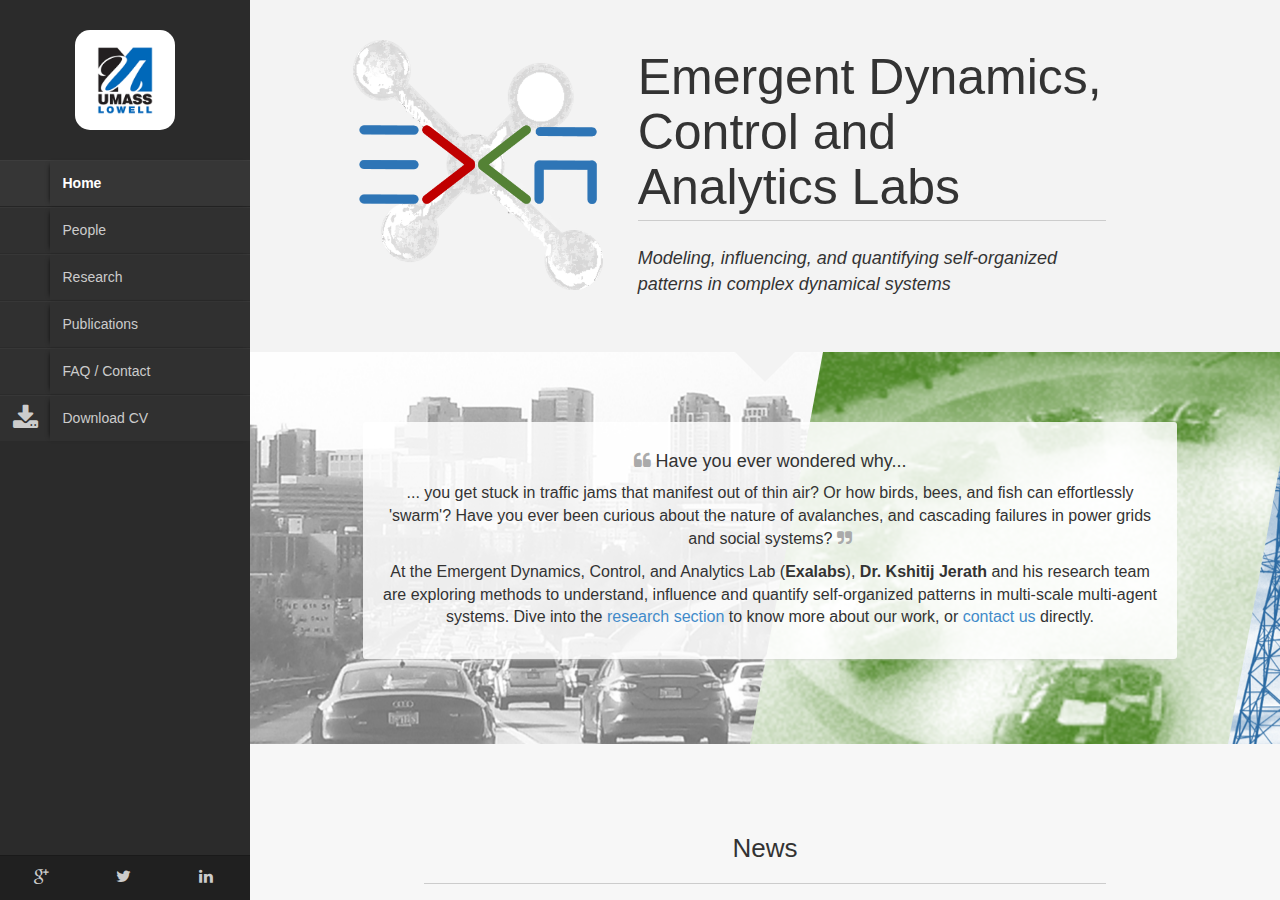
<file: index.html>
<!DOCTYPE html>
<html lang="en">
    <head>
		
		<!-- Global site tag (gtag.js) - Google Analytics -->
<script async src="https://www.googletagmanager.com/gtag/js?id=UA-127424798-1"></script>
<script>
  window.dataLayer = window.dataLayer || [];
  function gtag(){dataLayer.push(arguments);}
  gtag('js', new Date());

  gtag('config', 'UA-127424798-1');
</script>

		
        <title>Exalabs - Home</title>
        <meta http-equiv="Content-Type" content="text/html; charset=UTF-8">
        <meta name="Kshitij Jerath">
        <meta name="viewport" content="width=device-width, initial-scale=1, maximum-scale=1">
        <meta name="keywords" content="faculty profile, theme,css, html, jquery, transition, transform, 3d, css3" />

        <link rel="shortcut icon" href="../favicon.ico">

        <!--CSS styles-->
        <link rel="stylesheet" href="css/bootstrap.css">
        <link rel="stylesheet" href="css/font-awesome.min.css">  
        <link rel="stylesheet" href="css/perfect-scrollbar-0.4.5.min.css">
        <link rel="stylesheet" href="css/magnific-popup.css">
        <link rel="stylesheet" href="css/style.css">
        <link id="theme-style" rel="stylesheet" href="css/styles/default.css">

        
        <!--/CSS styles-->
        <!--Javascript files-->
        <script type="text/javascript" src="js/jquery-1.10.2.js"></script>
        <script type="text/javascript" src="js/TweenMax.min.js"></script>
        <script type="text/javascript" src="js/jquery.touchSwipe.min.js"></script>
        <script type="text/javascript" src="js/jquery.carouFredSel-6.2.1-packed.js"></script>
        
        <script type="text/javascript" src="js/modernizr.custom.63321.js"></script>
        <script type="text/javascript" src="js/jquery.dropdownit.js"></script>

        <script type="text/javascript" src="js/jquery.stellar.min.js"></script>
        <script type="text/javascript" src="js/ScrollToPlugin.min.js"></script>

        <script type="text/javascript" src="js/bootstrap.min.js"></script>

        <script type="text/javascript" src="js/jquery.mixitup.min.js"></script>

        <script type="text/javascript" src="js/masonry.min.js"></script>

        <script type="text/javascript" src="js/perfect-scrollbar-0.4.5.with-mousewheel.min.js"></script>

        <script type="text/javascript" src="js/magnific-popup.js"></script>
        <script type="text/javascript" src="js/custom.js"></script>

        <!--/Javascript files-->

    </head>
    <body>
	<!-- Facebook Page plugin-->
	<div id="fb-root"></div>
		<script>(function(d, s, id) {
  					var js, fjs = d.getElementsByTagName(s)[0];
  					if (d.getElementById(id)) return;
						js = d.createElement(s); js.id = id;
						js.src = "//connect.facebook.net/en_US/sdk.js#xfbml=1&version=v2.3";
  						fjs.parentNode.insertBefore(js, fjs);
					}(document, 'script', 'facebook-jssdk'));</script>
					
        <div id="wrapper">
            <a href="#sidebar" class="mobilemenu"><i class="icon-reorder"></i></a>

            <div id="sidebar">
                <div id="main-nav">
                    <div id="nav-container">
                        <div id="profile" class="clearfix" >
                            <div class="portrait hidden-xs" style="cursor: pointer;" onclick="window.location='http://www.uml.edu';"></div>
                            <!--<div class="title">
                                <img src="./img/wsu_logo_name.png" width=80% />
                            </div>-->
                            
                        </div>
                        <ul id="navigation">
                            <li class="currentmenu">
                              <a href="index.html">
                                <!--<div class="icon icon-home"></div>-->
                                <div class="text">Home</div>
                              </a>
                            </li> 
                            
							<li>
                              <a href="people.html">
                                <!---<div class="icon icon-group"></div>-->
                                <div class="text">People</div>
                              </a>
                            </li> 
                            
                            <li>
                              <a href="research.html">
                                <!--<div class="icon icon-book"></div>-->
                                <div class="text">Research</div>
                              </a>
                            </li> 
                            
                            <li>
                              <a href="publication.html">
                                <!--<div class="icon icon-edit"></div>-->
                                <div class="text">Publications</div>
                              </a>
                            </li> 

                            <!--<li>
                              <a href="teaching.html">
                                <div class="icon icon-time"></div>
                                <div class="text">Teaching</div>
                              </a>
                            </li>-->

                            <!--<li>
                              <a href="gallery.html">
                                <div class="icon icon-group"></div>
                                <div class="text">Research Team</div>
                              </a>
                            </li>-->

                            <li>
                              <a href="contact.html">
                                  <!--<div class="icon icon-envelope-alt"></div>-->
                                  <div class="text">FAQ / Contact</div>
                              </a>
                            </li>

                            <li>
                              <a href="cv.pdf">
                                  <div class="icon icon-download-alt"></div>
                                  <div class="text">Download CV</div>
                              </a>
                            </li>
                        </ul>
                    </div>        
                </div>
                
                <div class="social-icons">
                    <ul>
                        <li><a href="http://scholar.google.com/citations?user=MYppaogAAAAJ&hl=en&oi=ao"><i class="icon-google-plus"></i></a></li>
                        <li><a href="https://twitter.com/exalabs_uml"><i class="icon-twitter"></i></a></li>
                        <li><a href="http://www.linkedin.com/in/kjerath/"><i class="icon-linkedin"></i></a></li>
                    </ul>
                </div>    
            </div>

            <div id="main">
            
                <div id="biography" class="page home" data-pos="home">
                    <div class="pageheader">
                        <div class="headercontent">
                            <div class="section-container">
                                
                                <div class="row">
                                    <div class="col-sm-2 visible-sm"></div>
                                    <div class="col-sm-8 col-md-4">
                                        <div class="biothumb">
                                            <!--<img alt="image" src="img/personal/Jerath_profile_small.jpg" class="img-responsive">-->
                                            <img alt="image" src="img/exalabs_website_logo_v5.png" class="img-responsive-logo">
                                        </div>
                                    </div>
                                    <div class="clearfix visible-sm visible-xs"></div>
                                    <div class="col-sm-12 col-md-7">
                                      <h3 class="title">Emergent Dynamics, Control and Analytics Labs</h3>
                                      <p><span style="font-size:large"><em>Modeling, influencing, and quantifying self-organized patterns in complex dynamical systems</em></span></p>
                                    </div>  
                                </div>
                            </div>        
                        </div>
                    </div>

                    <div class="pagecontents">
                        <div class="section contact-office">
                            <div class="section-container">
                                <div class="row">
                                	<!--<div class="col-md-3">
                                    	<div class="title text-center">
                                            <img src="./img/personal/Jerath_profile_small.jpg" width="100%" />
                                        </div>
                                    </div>-->
                                    <div class="col-md-12"> <!-- original class was "col-md-5 col-md-offset-1"-->
                                        <div class="text-center">
                                        <ul class="ul-card2">
                                        	<li>
                                        			<!--<img src="./img/personal/Jerath_profile_small.jpg" class="imageProfile"/>-->
                                        			<h4><i class="icon-quote-left" style="color:rgba(170,170,170,1.0)"></i> Have you ever wondered why...</h4>
                                        			<p>... you get stuck in traffic jams that manifest out of thin air? 
                                        			Or how birds, bees, and fish can effortlessly 'swarm'? Have you ever been curious about the nature of avalanches, and cascading failures in power grids and social systems?  <i class="icon-quote-right" style="color:rgba(170,170,170,1.0)"></i> </p>
                                        			
                                        			<p>At the Emergent Dynamics, Control, and Analytics Lab (<strong>Exalabs</strong>), <strong>Dr. Kshitij Jerath</strong> and his research team are exploring methods to understand, influence and quantify self-organized patterns in multi-scale multi-agent systems. Dive into the <a href="research.html">research section</a> to know more about our work, 
                                        			or <a href="contact.html">contact us</a> directly. </p>
                                        	</li>
                                        	
                                        </ul>
                                        
                                          <!--  <h3>Academic Positions</h3>-->
                                        </div>
                                        <!--<ul class="ul-dates">
                                            <li>
                                                <div class="dates">
                                                    <span>Present</span>
                                                    <span>2014</span>
                                                </div>
                                                <div class="content">
                                                    <h4>Post-doctoral Scholar</h4>
                                                    <p><em>The Pennsylvania State University</em>, Aerospace Engineering</p>
                                                </div>
                                            </li>
                                            <li>
                                                <div class="dates">
                                                    <span>2014</span>
                                                    <span>2013</span>
                                                </div>
                                                <div class="content">
                                                    <h4>Instructor</h4>
                                                    <p><em>The Pennsylvania State University</em>, Mechanical Engg./Aerospace Engg.</p>
                                                </div>
                                            </li>

                                            <li>
                                                <div class="dates">
                                                    <span>2012</span>
                                                    <span>2011</span>
                                                </div>
                                                <div class="content">
                                                    <h4>Graduate Teaching Assitant</h4>
                                                    <p><em>The Pennsylvania State University</em>, Mechanical and Nuclear Engineering</p>
                                                </div>
                                            </li>
                                            <li>
                                                <div class="dates">
                                                    <span>2011</span>
                                                    <span>2007</span>
                                                </div>
                                                <div class="content">
                                                    <h4>Graduate Research Assitant</h4>
                                                    <p><em>The Pennsylvania State University</em>, Mechanical and Nuclear Engineering</p>
                                                </div>
                                            </li>

                                        </ul>-->
                                    </div>
                                   <!-- <div class="col-md-5">
                                    	<div class="title text-center">
                                            <h3>News</h3>
                                        </div>
                                        <ul class="ul-card2">
                                            <li>
                                            <a class="twitter-timeline" href="https://twitter.com/wsu_exalabs" data-widget-id="592171228737048576">News from @wsu_exalabs</a>
<script>!function(d,s,id){var js,fjs=d.getElementsByTagName(s)[0],p=/^http:/.test(d.location)?'http':'https';if(!d.getElementById(id)){js=d.createElement(s);js.id=id;js.src=p+"://platform.twitter.com/widgets.js";fjs.parentNode.insertBefore(js,fjs);}}(document,"script","twitter-wjs");</script>
                                       </li>-->

                                            <!-- <li>
                                               <div class="dy">
                                                    <span class="degree">Ph.D.</span>
                                                    <span class="year">2014</span>
                                                </div>
                                                <div class="description">
                                                    <p class="waht">Ph.D. in Mechanical Engineering</p>
                                                    <p class="where">The Pennsylvania State University</p>
                                                </div>
                                            </li>
                                            <li>
                                                <div class="dy">
                                                    <span class="degree">M.S.</span><span class="year">2014</span>
                                                </div>
                                                <div class="description">
                                                    <p class="waht">M.S. in Electrical Engineering</p>
                                                    <p class="where">The Pennsylvania State University</p>
                                                </div>
                                            </li>
                                            <li>
                                                <div class="dy">
                                                    <span class="degree">M.S.</span><span class="year">2010</span>
                                                </div>
                                                <div class="description">
                                                    <p class="waht">M.S. in Mechanical Engineering</p>
                                                    <p class="where">The Pennsylvania State University</p>
                                                </div>
                                            </li>

                                            <li>
                                                <div class="dy">
                                                    <span class="degree">B.Tech.</span><span class="year">2006</span>
                                                </div>
                                                <div class="description">
                                                    <p class="waht">Bachelor of Technology in Mechanical and Automation Engineering</p>
                                                    <p class="where">Amity School of Engineering and Technology</p>
                                                </div>
                                            </li>
                                         
                                        </ul>-->
                                     </div>
                                </div>    
                            </div>                                
                        </div>

                        <div class="section color-2">
                            <div class="section-container">
                                <div class="row">
                                    <div class="col-md-10 col-md-offset-1">
                                        <div class="title text-center">
                                            <h3>News</h3>
                                        </div>
                                        <div style="text-align:center">
	                                        <a class="twitter-timeline" data-chrome="nofooter noheader noscrollbar noborders" width=60% href="https://twitter.com/exalabs_uml" data-widget-id="592171228737048576">News from @exalabs_uml</a>
<script>!function(d,s,id){var js,fjs=d.getElementsByTagName(s)[0],p=/^http:/.test(d.location)?'http':'https';if(!d.getElementById(id)){js=d.createElement(s);js.id=id;js.src=p+"://platform.twitter.com/widgets.js";fjs.parentNode.insertBefore(js,fjs);}}(document,"script","twitter-wjs");</script>
										</div>

<!--<div class="fb-page" data-href="https://www.facebook.com/pages/EXA-LABS/791160150980478?sk=timeline" data-hide-cover="false" data-show-facepile="false" data-show-posts="true"><div class="fb-xfbml-parse-ignore"><blockquote cite="https://www.facebook.com/pages/EXA-LABS/791160150980478?sk=timeline"><a href="https://www.facebook.com/pages/EXA-LABS/791160150980478?sk=timeline">EXA LABS</a></blockquote></div></div>-->
                                        <!--<ul class="timeline">
                                                    
                                            <li class="open">
                                                <div class="date">SCP 2014</div>
                                                <div class="circle"></div>
                                                <div class="data">
                                                    <div class="subject">Distinguished Scientific Achievement Award</div>
                                                    <div class="text row">
                                                        <div class="col-md-2">
                                                            <img alt="image" class="thumbnail img-responsive" src="img/personal/awards100x100.png" >
                                                        </div>
                                                        <div class="col-md-10">
                                                            Lorem ipsum dolor sit amet, consectetur adipiscing elit. Sed egestas dapibus lectus non dignissim. Pellentesque auctor ornare urna, volutpat condimentum quam porttitor at. Vestibulum tincidunt diam in eros aliquam luctus. Donec sagittis a purus a porttitor. Sed non feugiat enim. Donec eget metus erat. Vivamus sed consequat orci. Aenean commodo lectus sed purus auctor ullamcorper.
                                                        </div>
                                                    </div>
                                                </div>
                                            </li>
                                            <li>
                                                <div class="date">2012-2013</div>
                                                <div class="circle"></div>
                                                <div class="data">
                                                    <div class="subject">Ormond Family Faculty Fellow</div>
                                                    <div class="text row">
                                                        <div class="col-md-2">
                                                            <img alt="image" class="thumbnail img-responsive" src="img/personal/awards100x100.png" >
                                                        </div>
                                                        <div class="col-md-10">
                                                            Lorem ipsum dolor sit amet, consectetur adipiscing elit. Sed egestas dapibus lectus non dignissim. Pellentesque auctor ornare urna, volutpat condimentum quam porttitor at. Vestibulum tincidunt diam in eros aliquam luctus. Donec sagittis a purus a porttitor. Sed non feugiat enim. Donec eget metus erat. Vivamus sed consequat orci. Aenean commodo lectus sed purus auctor ullamcorper.
                                                        </div>
                                                    </div>
                                                </div>
                                            </li>
                                            <li>
                                                <div class="date">June 2011</div>
                                                <div class="circle"></div>
                                                <div class="data">
                                                    <div class="subject">Nautilus Silver Award for Dragonfly Effect</div>
                                                    <div class="text row">
                                                        <div class="col-md-2">
                                                            <img alt="image" class="thumbnail img-responsive" src="img/personal/awards100x100.png" >
                                                        </div>
                                                        <div class="col-md-10">
                                                            Lorem ipsum dolor sit amet, consectetur adipiscing elit. Sed egestas dapibus lectus non dignissim. Pellentesque auctor ornare urna, volutpat condimentum quam porttitor at. Vestibulum tincidunt diam in eros aliquam luctus. Donec sagittis a purus a porttitor. Sed non feugiat enim. Donec eget metus erat. Vivamus sed consequat orci. Aenean commodo lectus sed purus auctor ullamcorper.
                                                        </div>
                                                    </div>
                                                </div>
                                            </li>
                                            <li>
                                                <div class="date">2000 - 2003</div>
                                                <div class="circle"></div>
                                                <div class="data">
                                                    <div class="subject">Hong Kong Science International Research Grant</div>
                                                    <div class="text row">
                                                        <div class="col-md-2">
                                                            <img alt="image" class="thumbnail img-responsive" src="img/personal/awards100x100.png" >
                                                        </div>
                                                        <div class="col-md-10">
                                                            Lorem ipsum dolor sit amet, consectetur adipiscing elit. Sed egestas dapibus lectus non dignissim. Pellentesque auctor ornare urna, volutpat condimentum quam porttitor at. Vestibulum tincidunt diam in eros aliquam luctus. Donec sagittis a purus a porttitor. Sed non feugiat enim. Donec eget metus erat. Vivamus sed consequat orci. Aenean commodo lectus sed purus auctor ullamcorper.
                                                        </div>
                                                    </div>
                                                </div>
                                            </li>
                                            <li>
                                                <div class="date">1999</div>
                                                <div class="circle"></div>
                                                <div class="data">
                                                    <div class="subject">Citibank Best Teacher Award (school-wide award, UCLA)</div>
                                                    <div class="text row">
                                                        <div class="col-md-2">
                                                            <img alt="image" class="thumbnail img-responsive" src="img/personal/awards100x100.png" >
                                                        </div>
                                                        <div class="col-md-10">
                                                            Lorem ipsum dolor sit amet, consectetur adipiscing elit. Sed egestas dapibus lectus non dignissim. Pellentesque auctor ornare urna, volutpat condimentum quam porttitor at. Vestibulum tincidunt diam in eros aliquam luctus. Donec sagittis a purus a porttitor. Sed non feugiat enim. Donec eget metus erat. Vivamus sed consequat orci. Aenean commodo lectus sed purus auctor ullamcorper.
                                                        </div>
                                                    </div>
                                                </div>
                                            </li>

                                        </ul>-->
                                    </div>
                                </div>
                            </div>
                        </div>                            
                    </div>
                </div>

                

                
            </div>
        </div>
    </body>
</html>
</file>
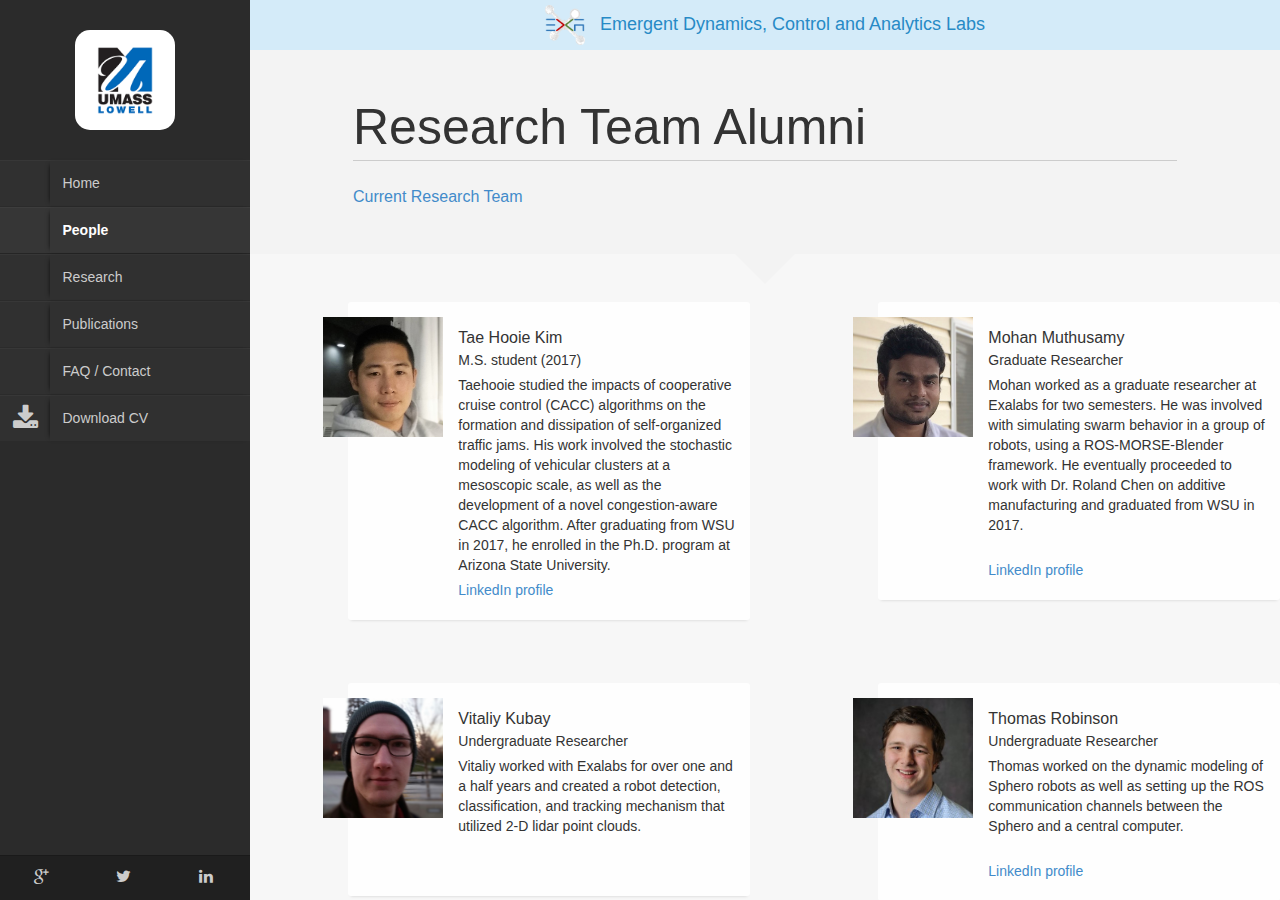
<file: alumni_people.html>
<!DOCTYPE html>
<html lang="en">
    <head>
        <title>Exalabs - People</title>
        <meta http-equiv="Content-Type" content="text/html; charset=UTF-8">
        <meta name="author" content="owwwlab.com">
        <meta name="viewport" content="width=device-width, initial-scale=1, maximum-scale=1">
        
        <meta name="description" content="A theme for faculty profile page" />
        <meta name="keywords" content="faculty profile, theme,css, html, jquery, transition, transform, 3d, css3" />

        <link rel="shortcut icon" href="../favicon.ico">

        <!--CSS styles-->
        <link rel="stylesheet" href="css/bootstrap.css">
        <link rel="stylesheet" href="css/font-awesome.min.css">  
        <link rel="stylesheet" href="css/perfect-scrollbar-0.4.5.min.css">
        <link rel="stylesheet" href="css/magnific-popup.css">
        <link rel="stylesheet" href="css/style.css">
        <link id="theme-style" rel="stylesheet" href="css/styles/default.css">

        
        <!--/CSS styles-->
        <!--Javascript files-->
        <script type="text/javascript" src="js/jquery-1.10.2.js"></script>
        <script type="text/javascript" src="js/TweenMax.min.js"></script>
        <script type="text/javascript" src="js/jquery.touchSwipe.min.js"></script>
        <script type="text/javascript" src="js/jquery.carouFredSel-6.2.1-packed.js"></script>
        
        <script type="text/javascript" src="js/modernizr.custom.63321.js"></script>
        <script type="text/javascript" src="js/jquery.dropdownit.js"></script>

        <script type="text/javascript" src="js/jquery.stellar.min.js"></script>
        <script type="text/javascript" src="js/ScrollToPlugin.min.js"></script>

        <script type="text/javascript" src="js/bootstrap.min.js"></script>

        <script type="text/javascript" src="js/jquery.mixitup.min.js"></script>

        <script type="text/javascript" src="js/masonry.min.js"></script>

        <script type="text/javascript" src="js/perfect-scrollbar-0.4.5.with-mousewheel.min.js"></script>

        <script type="text/javascript" src="js/magnific-popup.js"></script>
        <script type="text/javascript" src="js/custom.js"></script>

        <!--/Javascript files-->

    </head>
    <body>

        <div id="wrapper">
            <a href="#sidebar" class="mobilemenu"><i class="icon-reorder"></i></a>

            <div id="sidebar">
                <div id="main-nav">
                    <div id="nav-container">
                        <div id="profile" class="clearfix">
                            <div class="portrait hidden-xs"></div>
                            <div class="title"> </div>
                             
                        </div>
                        <ul id="navigation">
                            <li>
                              <a href="index.html">
                                <!--<div class="icon icon-picture"></div>-->
                                <div class="text">Home</div>
                              </a>
                            </li>  
                            
                            <li class="currentmenu">
                              <a href="people.html">
                                <!---<div class="icon icon-group"></div>-->
                                <div class="text">People</div>
                              </a>
                            </li>
                            
                            <li>
                              <a href="research.html">
                                <!--<div class="icon icon-book"></div>-->
                                <div class="text">Research</div>
                              </a>
                            </li> 
                            
                            <li>
                              <a href="publication.html">
                                <!--<div class="icon icon-edit"></div>-->
                                <div class="text">Publications</div>
                              </a>
                            </li> 

                            <!--<li>
                              <a href="teaching.html">
                                <div class="icon icon-time"></div>
                                <div class="text">Teaching</div>
                              </a>
                            </li>-->

                            <li>
                              <a href="contact.html">
                                  <!--<div class="icon icon-envelope-alt"></div>-->
                                  <div class="text">FAQ / Contact</div>
                              </a>
                            </li>

                            <li>
                              <a href="cv.pdf">
                                  <div class="icon icon-download-alt"></div>
                                  <div class="text">Download CV</div>
                              </a>
                            </li>
                        </ul>
                    </div>        
                </div>
                <div class="social-icons">
                    <ul>
                        <li><a href="http://scholar.google.com/citations?user=MYppaogAAAAJ&hl=en&oi=ao"><i class="icon-google-plus"></i></a></li>
                        <li><a href="https://twitter.com/wsu_exalabs"><i class="icon-twitter"></i></a></li>
                        <li><a href="http://www.linkedin.com/in/kjerath/"><i class="icon-linkedin"></i></a></li>
                    </ul>
                </div>    
            </div>
            
            <div id="main">
                <div id="gallery" class="page">
                    <div class="pagecontents">
                        <header class="main-header"><img src="./img/exalabs_website_logo_v5.png" height="40px"/> <span style="padding-left:10px">Emergent Dynamics, Control and Analytics Labs</span></header>
                        <div class="pageheader">
                        	<div class="headercontent">
                            	<div class="section-container">
                            		<h2 class="title">Research Team Alumni</h2>
                                    <a href="people.html">
                                            <div class="text">Current Research Team</div>
                                        </a>
                                    </div>
                                </div>
                            </div>                            
                        </div>

             <div class="row">
                                <div class="col-md-5 col-md-offset-1">
                                    	<div style="margin-top:3em">
                                    	</div>                                    	
                                        <ul class="ul-card-people">
                                            <li>                                           	
                                          		<div class="image-people">
                                            		<img alt="image" src="img/personal/Kim_Taehooie_square.jpg" width="120" height="120">
                                            	</div>
                                                <div class="description">
                                                    <p class="waht">Tae Hooie Kim</p>
                                                    <p class="where">M.S. student (2017)</p>
                                                    <p class="where-padded">Taehooie studied the impacts of cooperative cruise control (CACC) algorithms on the formation and dissipation of self-organized traffic jams. His work involved the stochastic modeling of vehicular clusters at a mesoscopic scale, as well as the development of a novel congestion-aware CACC algorithm. After graduating from WSU in 2017, he enrolled in the Ph.D. program at Arizona State University. &nbsp;&nbsp;&nbsp;&nbsp;</p>
                                                    <p class="where-padded"><a href="https://www.linkedin.com/in/tae-hooie-kim-7aa846b1/">LinkedIn profile</a></p>
                                                </div>
                                            </li>                                            
                                        </ul>
                                    </div> 
				 

           
                 <!--following portion of code is for "right" side student info-->
                                    <div class="col-md-5 col-md-offset-1">
                                        <div style="margin-top:3em">
                                    	</div>
                                        <ul class="ul-card-people">
                                            <li>                                           	
                                          		<div class="image-people">
                                            		<img alt="image" src="img/personal/Muthusamy_Mohan_square.jpeg" width="120" height="120">
                                            	</div>                                            	
                                                <div class="description">
                                                    <p class="waht">Mohan Muthusamy</p>
                                                    <p class="where">Graduate Researcher
                                                    <p class="where-padded">Mohan worked as a graduate researcher at Exalabs for two semesters. He was involved with simulating swarm behavior in a group of robots, using a ROS-MORSE-Blender framework. He eventually proceeded to work with Dr. Roland Chen on additive manufacturing and graduated from WSU in 2017.</p>
                                                   <p class="where">&nbsp; </p>
                                                    <p class="where-padded"><a href="https://www.linkedin.com/in/mohan-kumar-muthusamy/">LinkedIn profile</a></p>
                                                </div>
											</li>
                                        </ul>
                                    </div>  
					</div>
               
                 
                  <div class="row">
					  
                        <div class="col-md-5 col-md-offset-1">
                                    	<div style="margin-top:3em">
                                    	</div>                                    	
                                        <ul class="ul-card-people">
                                            <li>                                           	
                                          		<div class="image-people">
												
                                            		<img alt="image" src="img/personal/Kubay_Vitaliy_square.jpg" width="120" height="120">
                                            	</div>
                                                <div class="description">
                                                    <p class="waht">Vitaliy Kubay</p>
                                                    <p class="where">Undergraduate Researcher</p>
                                                    <p class="where-padded">Vitaliy worked with Exalabs for over one and a half years and created a robot detection, classification, and tracking mechanism that utilized 2-D lidar point clouds. &nbsp;&nbsp;&nbsp;&nbsp;</p>
                                                   <p class="where">&nbsp; </p>
                                                    <p class="where">&nbsp; </p>
                                                    <!--<p class="where-padded"><a href="mailto:vitaliy.kubay@wsu.edu">vitaliy.kubay@wsu.edu</a></p>-->
                                                </div>
                                            </li>                                            
                                        </ul>
                                    </div>   
                                                      
                      <div class="col-md-5 col-md-offset-1 col-md-offset-1">
                                    	<div style="margin-top:3em">
                                    	</div>                                    	
                                        <ul class="ul-card-people">
                                            <li>                                           	
                                          		<div class="image-people">
                                            		<img alt="image" src="img/personal/Robinson_Thomas_square.jpg" width="120" height="120">
                                            	</div>
                                                <div class="description">
                                                    <p class="waht">Thomas Robinson</p>
                                                    <p class="where">Undergraduate Researcher</p>
                                                    <p class="where-padded">Thomas worked on the dynamic modeling of Sphero robots as well as setting up the ROS communication channels between the Sphero and a central computer. &nbsp;&nbsp;&nbsp;&nbsp;</p>
                                                    <p class="where">&nbsp; </p>
                                                    <p class="where-padded"><a href="https://www.linkedin.com/in/thomas-robinson-142b30103/">LinkedIn profile</a></p>
                                                </div>
                                            </li>                                            
                                        </ul>
                                    </div> 
						</div>
					
					
                     <div class="row">  
                        <div class="col-md-5 col-md-offset-1">
                                    	<div style="margin-top:3em">
                                    	</div>                                    	
                                        <ul class="ul-card-people">
                                            <li>                                           	
                                          		<div class="image-people">
                                            		<img alt="image" src="img/personal/Uhlig_Benjamin_square.jpg" width="120" height="120">
                                            	</div>
                                                <div class="description">
                                                    <p class="waht">Benjamin Uhlig</p>
                                                    <p class="where">Undergraduate Researcher</p>
                                                    <p class="where-padded">Benjamin joined Exalabs in his senior year and worked on detection and tracking of Sphero robots. &nbsp;&nbsp;&nbsp;&nbsp;</p>
                                                   <p class="where">&nbsp; </p>
                                                    <p class="where-padded"><a href="https://www.linkedin.com/in/benjamin-uhlig-633922168/">LinkedIn profile</a></p>
                                                </div>
                                            </li>                                            
                                        </ul>
                                    </div>                            
                      
                  <div class="col-md-5 col-md-offset-1">
                                    	<div style="margin-top:3em">
                                    	</div>                                    	
                                        <ul class="ul-card-people">
                                            <li>                                           	
                                          		<div class="image-people">
                                            		<img alt="image" src="img/personal/Horst_Allisa_square.jpg" width="120" height="120">
                                            	</div>
                                                <div class="description">
                                                    <p class="waht">Allisa Horst</p>
                                                    <p class="where">Undergraduate Researcher</p>
                                                    <p class="where-padded">Core expertise: ROS location recognition &nbsp;&nbsp;&nbsp;&nbsp;</p>
                                                    <p class="where">&nbsp; </p>
                                                    <p class="where">&nbsp; </p>
<!--                                                    <p class="where-padded"><a href="mailto:allisa.horst@wsu.edu">allisa.horst@wsu.edu</a></p>-->
                                                </div>
                                            </li>                                            
                                        </ul>
                                    </div> 
						 </div> 
	
						  <div class="row"> 
						 <div class="col-md-5 col-md-offset-1">
                 	<div style="margin-top:3em">
                    </div>                                    	
                    <ul class="ul-card-people">
                        <li>                                           	
                            <div class="image-people">
                                <img alt="image" src="img/personal/Scott_Mitchell_square.jpg" width="120" height="120">
                            </div>
                            <div class="description">
                                <p class="waht">Mitchell Scott</p>
                                <p class="where">Graduate Researcher</p>
                                <p class="where-padded">Core expertise: Control of robotic swarms, ROS, Quadrotor dynamics and navigation &nbsp;&nbsp;&nbsp;&nbsp;</p>
                                <p class="where">&nbsp; </p>
                                <p class="where-padded"><a href="https://www.linkedin.com/in/mitchelldscott">LinkedIn profile</a></p>
                            </div>
                        </li>                                            
                    </ul>
            		</div> 
							  
							  
							  
							   <div class="col-md-5 col-md-offset-1">
                    <div style="margin-top:3em">
                    </div>
                    <ul class="ul-card-people">
                        <li>                                           	
                            <div class="image-people">
                                <img alt="image" src="img/personal/Easterbrook_square_small.jpg" width="120" height="120">
                            </div>                                            	
                            <div class="description">
                                <p class="waht">AJ Easterbrook</p>
                                <p class="where">Undergraduate Researcher</p>
                                <p class="where-padded">Core expertise: Embedded systems, ROS </p>
<!--
                                <p class="where">&nbsp; </p>                        
                                <p class="where-padded"><a href="mailto:asher.easterbrook@wsu.edu">asher.easterbrook@wsu.edu</a></p>
-->
                            </div>
                        </li>
                    </ul>
               </div>                  
							  
							  
							  
                  </div>                  
                 
                                    
                    </div>

                
                            </div>
                                
                        </div>

            
                            <!--<div>
                                    	<script async src="https://static.medium.com/embed.js"></script><a class="m-profile" data-width="100%" data-border="false" href="https://medium.com/@wsu_exalabs">EXA LABS</a>
                                    </div>-->
                            	
                        </div>
                    </div>
                    
                </div>

            </div>
        </div>
    </body>
</html>
</file>
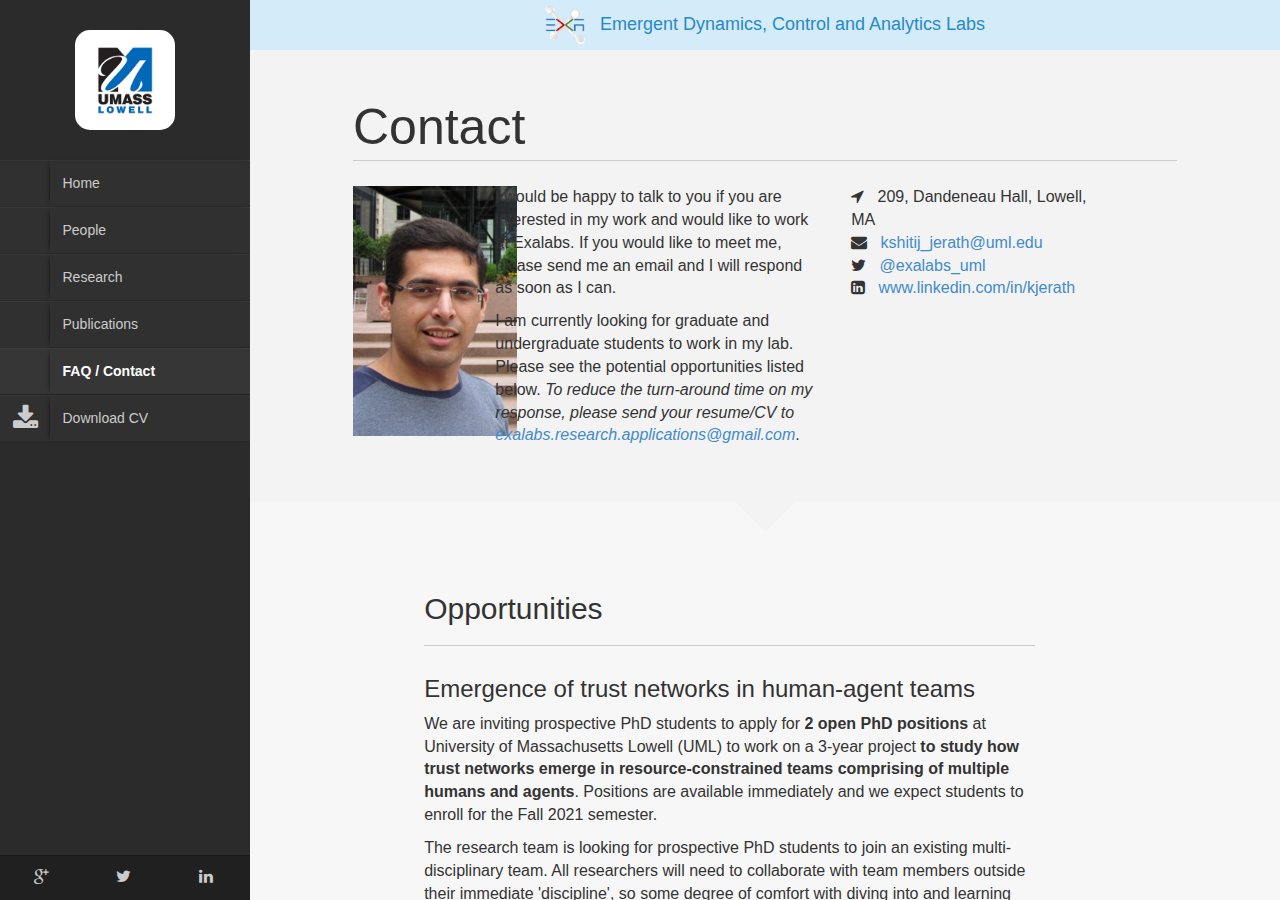
<file: contact.html>
<!DOCTYPE html>
<html lang="en">
    <head>
		
		<!-- Global site tag (gtag.js) - Google Analytics -->
<script async src="https://www.googletagmanager.com/gtag/js?id=UA-127424798-1"></script>
<script>
  window.dataLayer = window.dataLayer || [];
  function gtag(){dataLayer.push(arguments);}
  gtag('js', new Date());

  gtag('config', 'UA-127424798-1');
</script>

		
        <title>Kshitij Jerath - Contact</title>
        <meta http-equiv="Content-Type" content="text/html; charset=UTF-8">
        <meta name="viewport" content="width=device-width, initial-scale=1, maximum-scale=1">

        <meta name="keywords" content="faculty profile, theme,css, html, jquery, transition, transform, 3d, css3" />

        <link rel="shortcut icon" href="../favicon.ico">

        <!--CSS styles-->
        <link rel="stylesheet" href="css/bootstrap.css">
        <link rel="stylesheet" href="css/font-awesome.min.css">  
        <link rel="stylesheet" href="css/perfect-scrollbar-0.4.5.min.css">
        <link rel="stylesheet" href="css/magnific-popup.css">
        <link rel="stylesheet" href="css/style.css">
        <link id="theme-style" rel="stylesheet" href="css/styles/default.css">

        
        <!--/CSS styles-->
        <!--Javascript files-->
        <script type="text/javascript" src="js/jquery-1.10.2.js"></script>
        <script type="text/javascript" src="js/TweenMax.min.js"></script>
        <script type="text/javascript" src="js/jquery.touchSwipe.min.js"></script>
        <script type="text/javascript" src="js/jquery.carouFredSel-6.2.1-packed.js"></script>
        
        <script type="text/javascript" src="js/modernizr.custom.63321.js"></script>
        <script type="text/javascript" src="js/jquery.dropdownit.js"></script>

        <script type="text/javascript" src="js/jquery.stellar.min.js"></script>
        <script type="text/javascript" src="js/ScrollToPlugin.min.js"></script>

        <script type="text/javascript" src="js/bootstrap.min.js"></script>

        <script type="text/javascript" src="js/jquery.mixitup.min.js"></script>

        <script type="text/javascript" src="js/masonry.min.js"></script>

        <script type="text/javascript" src="js/perfect-scrollbar-0.4.5.with-mousewheel.min.js"></script>

        <script type="text/javascript" src="js/magnific-popup.js"></script>
        <script type="text/javascript" src="js/custom.js"></script>

        <!--/Javascript files-->

    </head>
    <body>

        <div id="wrapper">
            <a href="#sidebar" class="mobilemenu"><i class="icon-reorder"></i></a>

            <div id="sidebar">
                <div id="main-nav">
                    <div id="nav-container">
                        <div id="profile" class="clearfix">
                            <div class="portrait hidden-xs" style="cursor: pointer;" onclick="window.location='http://www.uml.edu';"></div>
                            <!--<div class="title">
                                <img src="./img/wsu_logo_name.png" width=80% />
                            </div>-->
                            
                        </div>
                        <ul id="navigation">
                            <li>
                              <a href="index.html">
                                <!--<div class="icon icon-user"></div>-->
                                <div class="text">Home</div>
                              </a>
                            </li>
                            
							<li>
                              <a href="people.html">
                                <!---<div class="icon icon-group"></div>-->
                                <div class="text">People</div>
                              </a>
                            </li>  
                            
                            <li>
                              <a href="research.html">
                                <!--<div class="icon icon-book"></div>-->
                                <div class="text">Research</div>
                              </a>
                            </li> 
                            
                            <li>
                              <a href="publication.html">
                                <!--<div class="icon icon-edit"></div>-->
                                <div class="text">Publications</div>
                              </a>
                            </li> 

                            <!--<li>
                              <a href="teaching.html">
                                <div class="icon icon-time"></div>
                                <div class="text">Teaching</div>
                              </a>
                            </li>-->

                            <!-- <li>
                             <a href="gallery.html">
                                <div class="icon icon-picture"></div>
                                <div class="text">Gallery</div>
                              </a>
                            </li>-->

                            <li class="currentmenu">
                              <a href="contact.html">
                                  <!--<div class="icon icon-calendar"></div>-->
                                  <div class="text">FAQ / Contact</div>
                              </a>
                            </li>

                            <li>
                              <a href="cv.pdf">
                                  <div class="icon icon-download-alt"></div>
                                  <div class="text">Download CV</div>
                              </a>
                            </li>
                        </ul>
                    </div>        
                </div>
                
                <div class="social-icons">
                    <ul>
                        <li><a href="http://scholar.google.com/citations?user=MYppaogAAAAJ&hl=en&oi=ao"><i class="icon-google-plus"></i></a></li>
                        <li><a href="https://twitter.com/exalabs_uml"><i class="icon-twitter"></i></a></li>
                        <li><a href="http://www.linkedin.com/in/kjerath/"><i class="icon-linkedin"></i></a></li>
                    </ul>
                </div>    
            </div>

            <div id="main">
                <div id="contact" class="page stellar">
                <header class="main-header"><img src="./img/exalabs_website_logo_v5.png" height="40px"/> <span style="padding-left:10px">Emergent Dynamics, Control and Analytics Labs</span></header>
                    <div class="pageheader">
                        <div class="headercontent">
                            <div class="section-container">
                                
                                <h2 class="title">Contact</h2>
                            
                                <div class="row">
                                	<div class="col-md-3 col-lg-2">
                                	<img src="./img/personal/Jerath_profile_small.jpg" class="imageProfile"/>
                                	</div>
                                    <div class="col-md-5">
                                        <p>I would be happy to talk to you if you are interested in my work and would like to work at Exalabs.
                                        If you would like to meet me, please send me an email and I will respond as soon as I can. </p>
                                        
                                        <p>I am currently looking for graduate and undergraduate students to
                                        work in my lab. Please see the potential opportunities listed below. 
										<em>To reduce the turn-around time on my response, please send your resume/CV to  <a href="mailto:exalabs.research.applications@gmail.com">exalabs.research.applications@gmail.com</a></em>. </p>                              
                                    </div>
                                    <div class="col-md-4">
                                        <ul class="list-unstyled">
                                        	<li>
                                                <strong><i class="icon-location-arrow"></i>&nbsp;&nbsp;</strong>
                                                <span>209, Dandeneau Hall, Lowell, MA</span>
                                            </li>

                                            <!--<li>
                                                <strong><i class="icon-phone"></i>&nbsp;&nbsp;</strong>
                                                <span>office: 808-808 88 88</span>
                                            </li>
                                            <li>
                                                <strong><i class="icon-phone"></i>&nbsp;&nbsp;</strong>
                                                <span>lab: 808-808 88 88</span>
                                            </li>-->
                                            <li>
                                                <strong><i class="icon-envelope"></i>&nbsp;&nbsp;</strong>
                                                <span><a href="mailto:kshitij_jerath@uml.edu">kshitij_jerath@uml.edu</a></span>
                                            </li>
                                            <!--<li>
                                                <strong><i class="icon-envelope"></i>&nbsp;&nbsp;</strong>
                                                <span>jdoe@gmail.com</span>
                                            </li>
                                            <li>
                                                <strong><i class="icon-skype"></i>&nbsp;&nbsp;</strong>
                                                <span>jenniferDoe</span>
                                            </li>-->
                                            <li>
                                                <strong><i class="icon-twitter"></i>&nbsp;&nbsp;</strong>
                                                <span><a href="https://twitter.com/exalabs_uml">@exalabs_uml</a></span>
                                            </li>
                                            <li>
                                                <strong><i class="icon-linkedin-sign"></i>&nbsp;&nbsp;</strong>
                                                <span><a href="http://www.linkedin.com/in/kjerath">www.linkedin.com/in/kjerath</a></span>
                                            </li>
                                        </ul>    

                                    </div>
                                </div>
                            </div>
                        </div>
                    </div>
                    <div class="pagecontents">
                        <div class="section" data-stellar-background-ratio="0.1">
                            <div class="section-container">
                                <div class="row">
                                    <div class="col-md-9 col-md-offset-1">
                                        <h2 class="title">Opportunities</h2>
                                        <h3>Emergence of trust networks in human-agent teams</h3>
                                        <p>We are inviting prospective PhD students to apply for <strong>2 open PhD positions</strong> at University of Massachusetts Lowell (UML) to work on a 3-year project <strong>to study how trust networks emerge in resource-constrained teams comprising of multiple humans and agents</strong>. Positions are available immediately and we expect students to enroll for the Fall 2021 semester. <br>
                                        </p>
                                        <p>The research team is looking for prospective PhD students to join an existing multi-disciplinary team. All researchers will need to collaborate with team members outside their immediate 'discipline', so some degree of comfort with diving into and learning new fields of study will be expected of applicants. Specifically, we are looking for students interested in pursuing their PhD in the following two areas:
											<ul> 
												<li><strong>Network science/Collective behavior:</strong> This position with entailed tasks such as: Building agent-based models of collective behavior and trust network evolution; Analyzing emergence of networks in teams comprising humans and agents (robots); Using neurophysiological signals of trust from team members; Evaluating correlations between behaviors of human and/or agent teammates to understand collective behavior of large groups.</li>
												<li><strong>Reinforcement Learning:</strong> This position with entailed tasks such as: Implementing reinforcement learning algorithms in a multi-agent team; Designing RL algorithms to perform a search-and-rescue operation in building layouts of varying complexity; Creating novel multi-agent RL algorithms that operate with known constraints (such as constraints on time, information, communication etc.)</li>
										</ul>
											
										</p>

										<p><strong>To apply, please send the following documents as a single PDF to both</strong> <a href="mailto:exalabs.research.applications@gmail.com">exalabs.research.applications@gmail.com</a> and <a href="mailto:reza@cs.uml.edu">reza@cs.uml.edu</a>: 
											<ul>
												<li>A detailed Curriculum Vitae (please include: your nationality for visa requirements, date of birth, your English level, scientific publications if any, programming skills, and hobbies)</li>
												<li>An unofficial copy of academic records/transcript and most recent diploma</li>
												<li>A copy of your relevant publications (if any)</li>
												<li>List of at least 2 referees (support-letter writers). Support letters will be requested only if your application is considered. So you don't need to upload them now.</li>
												<li>Your homepage and link to videos and code if available.</li>
											</ul>
										Among the basic skill set, prospective PhD students should possess a passion for robotics, modeling, mathematics, programming and abstract thinking; Excellent written and spoken English skills; Strong background in Linear Algebra, Calculus, Probability and Statistics, and Algorithms; Strong programming skills in Python, C++, MATLAB, or other programming language. Additionally, while not required, familiarity with one or more of the following topics will be viewed as a plus: dynamic modeling of collective behavior, Bayesian modeling, EEG instrumentation, game generation in Unreal or Unity, experience writing software or modifying hardware for robotic platforms.
									</p>
										
									<h3>Topological analysis of influential subspaces of dynamic systems </h3>
										<p>We are looking for an MS student with a strong mathematical background to help identify influential subspaces of dynamical systems through topological analysis, with applications to robotic swarms and traffic flow. Prior knowledge of differential geometry will be useful. Please send your resume/CV to <a href="mailto:exalabs.research.applications@gmail.com">exalabs.research.applications@gmail.com</a> and include the term "influential subspace" in the resume header.</p>
                                        
                                        
                                    <!--    <p>A graduate student is required for an upcoming project titled <em>Macroscopic observability analysis of self-organized multi-agent systems</em>. </p>
                                        <p><em>Job opportunity:</em> <a href="./Job Postings/20150302 - RA - Macroscopic observability of self-organizing systems.pdf">Macroscopic observability analysis of self-organized multi-agent systems</a></p>
                                    </div>-->
                                    <!--<div class="col-md-3 text-center hidden-xs hidden-sm">
                                        <i class="icon-coffee icon-huge"></i>
                                    </div>-->

                                </div>
                            </div>
                        </div>
                        <!--<div class="section color-1">
                            <div class="section-container">
                                <div class="row">
                                    <div class="col-md-3 col-md-offset-1 text-center hidden-xs hidden-sm">
                                        <i class="icon-stethoscope icon-huge"></i>
                                    </div>
                                    <div class="col-md-7">
                                        <h2 class="title">At My Work</h2>
                                        <p>You can find me at my Work located at Stanford University Lorem ipsum dolor sit amet, consectetur adipisicing elit, sed do eiusmod tempor incididunt ut labore et dolore magna aliqua.</p>
                                        <p>I am at my office every day from 7:00 until 10:00 am, but you may consider a call to fix an appointment.</p>
                                    </div>
                                </div>
                            </div>
                        </div>
                        <div class="section contact-lab" data-stellar-background-ratio="0.1">
                            <div class="section-container">
                                <div class="row">
                                    
                                    <div class="col-md-7 col-md-offset-1">
                                        <h2 class="title">At My Lab</h2>
                                        <p>You can find me at my office located at Stanford University Lorem ipsum dolor sit amet, consectetur adipisicing elit, sed do eiusmod tempor incididunt ut labore et dolore magna aliqua.</p>
                                        <p>I am at my office every day from 7:00 until 10:00 am, but you may consider a call to fix an appointment.</p>
                                    </div>
                                    <div class="col-md-3 text-center hidden-xs hidden-sm">
                                        <i class="icon-superscript icon-huge"></i>
                                    </div>

                                </div>
                            </div>
                        </div>-->
                    </div>
                    
                </div>
                
            </div>
        </div>
    </body>
</html>
</file>
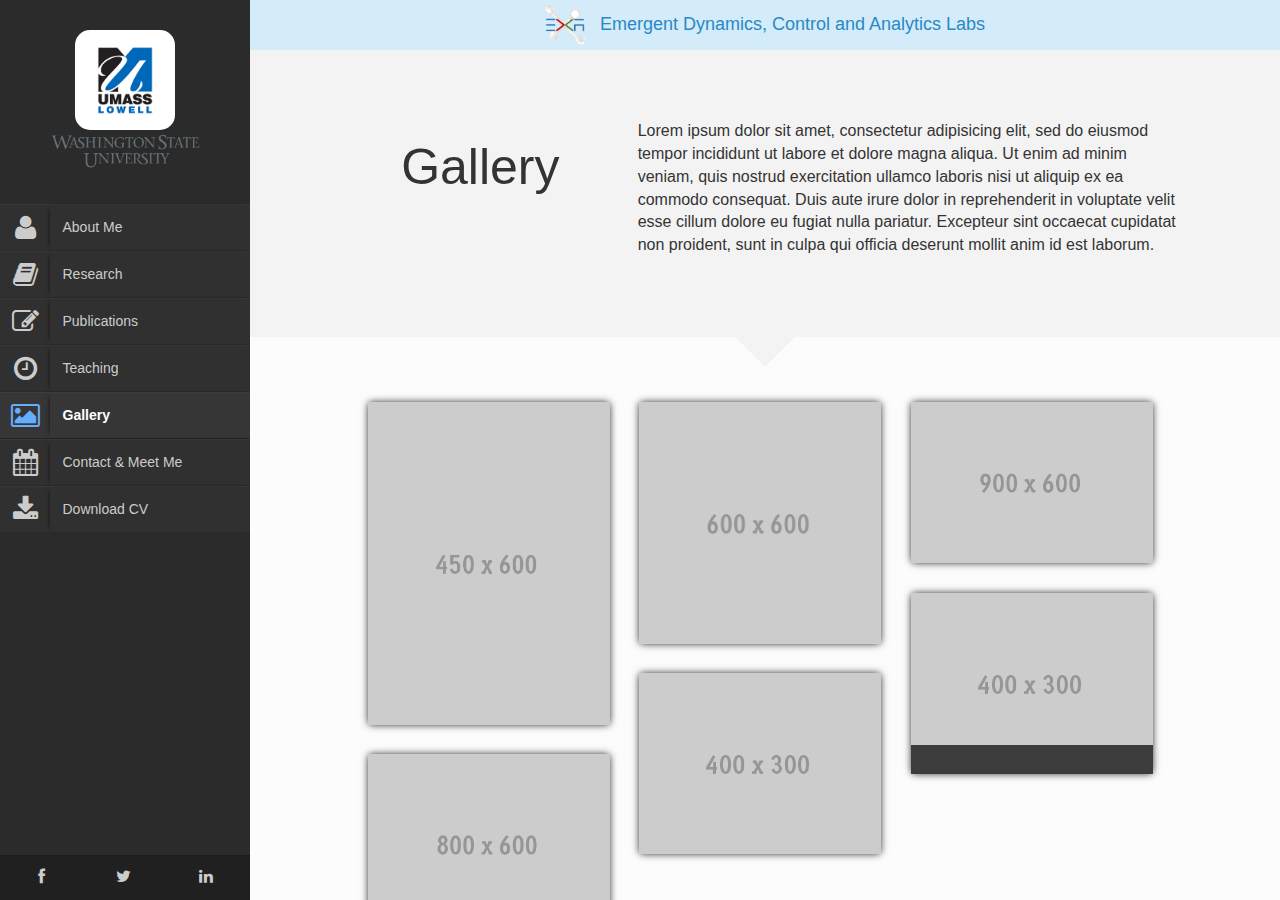
<file: gallery.html>
<!DOCTYPE html>
<html lang="en">
    <head>
        <title>Faculty-Responsive university staff personal page</title>
        <meta http-equiv="Content-Type" content="text/html; charset=UTF-8">
        <meta name="author" content="owwwlab.com">
        <meta name="viewport" content="width=device-width, initial-scale=1, maximum-scale=1">
        
        <meta name="description" content="A theme for faculty profile page" />
        <meta name="keywords" content="faculty profile, theme,css, html, jquery, transition, transform, 3d, css3" />

        <link rel="shortcut icon" href="../favicon.ico">

        <!--CSS styles-->
        <link rel="stylesheet" href="css/bootstrap.css">
        <link rel="stylesheet" href="css/font-awesome.min.css">  
        <link rel="stylesheet" href="css/perfect-scrollbar-0.4.5.min.css">
        <link rel="stylesheet" href="css/magnific-popup.css">
        <link rel="stylesheet" href="css/style.css">
        <link id="theme-style" rel="stylesheet" href="css/styles/default.css">

        
        <!--/CSS styles-->
        <!--Javascript files-->
        <script type="text/javascript" src="js/jquery-1.10.2.js"></script>
        <script type="text/javascript" src="js/TweenMax.min.js"></script>
        <script type="text/javascript" src="js/jquery.touchSwipe.min.js"></script>
        <script type="text/javascript" src="js/jquery.carouFredSel-6.2.1-packed.js"></script>
        
        <script type="text/javascript" src="js/modernizr.custom.63321.js"></script>
        <script type="text/javascript" src="js/jquery.dropdownit.js"></script>

        <script type="text/javascript" src="js/jquery.stellar.min.js"></script>
        <script type="text/javascript" src="js/ScrollToPlugin.min.js"></script>

        <script type="text/javascript" src="js/bootstrap.min.js"></script>

        <script type="text/javascript" src="js/jquery.mixitup.min.js"></script>

        <script type="text/javascript" src="js/masonry.min.js"></script>

        <script type="text/javascript" src="js/perfect-scrollbar-0.4.5.with-mousewheel.min.js"></script>

        <script type="text/javascript" src="js/magnific-popup.js"></script>
        <script type="text/javascript" src="js/custom.js"></script>

        <!--/Javascript files-->

    </head>
    <body>

        <div id="wrapper">
            <a href="#sidebar" class="mobilemenu"><i class="icon-reorder"></i></a>

            <div id="sidebar">
                <div id="main-nav">
                    <div id="nav-container">
                        <div id="profile" class="clearfix">
                            <div class="portrait hidden-xs"></div>
                            <div class="title">
                                <img src="./img/wsu_logo_name.png" width=70% />
                            </div>
                            
                        </div>
                        <ul id="navigation">
                            <li>
                              <a href="index.html">
                                <div class="icon icon-user"></div>
                                <div class="text">About Me</div>
                              </a>
                            </li>  
                            
                            <li>
                              <a href="research.html">
                                <div class="icon icon-book"></div>
                                <div class="text">Research</div>
                              </a>
                            </li> 
                            
                            <li>
                              <a href="publication.html">
                                <div class="icon icon-edit"></div>
                                <div class="text">Publications</div>
                              </a>
                            </li> 

                            <li>
                              <a href="teaching.html">
                                <div class="icon icon-time"></div>
                                <div class="text">Teaching</div>
                              </a>
                            </li>

                            <li class="currentmenu">
                              <a href="gallery.html">
                                <div class="icon icon-picture"></div>
                                <div class="text">Gallery</div>
                              </a>
                            </li>

                            <li>
                              <a href="contact.html">
                                  <div class="icon icon-calendar"></div>
                                  <div class="text">Contact & Meet Me</div>
                              </a>
                            </li>

                            <li>
                              <a href="cv.pdf">
                                  <div class="icon icon-download-alt"></div>
                                  <div class="text">Download CV</div>
                              </a>
                            </li>
                        </ul>
                    </div>        
                </div>
                
                <div class="social-icons">
                    <ul>
                        <li><a href="#"><i class="icon-facebook"></i></a></li>
                        <li><a href="#"><i class="icon-twitter"></i></a></li>
                        <li><a href="#"><i class="icon-linkedin"></i></a></li>
                    </ul>
                </div>    
            </div>

            <div id="main">
            
                <div id="gallery" class="page">
                    <div class="pagecontents">
                        <header class="main-header"><img src="./img/exalabs_website_logo_v5.png" height="40px"/> <span style="padding-left:10px">Emergent Dynamics, Control and Analytics Labs</span></header>
                        <div class="section pageheader" id="gallery-header">
                            <div class="section-container">
                                <div class="row">
                                    <div class="col-md-4">
                                        <h2>Gallery</h2>
                                    </div>
                                    <div class="col-md-8">
                                        <p>Lorem ipsum dolor sit amet, consectetur adipisicing elit, sed do eiusmod tempor incididunt ut labore et dolore magna aliqua. Ut enim ad minim veniam, quis nostrud exercitation ullamco laboris nisi ut aliquip ex ea commodo consequat. Duis aute irure dolor in reprehenderit in voluptate velit esse cillum dolore eu fugiat nulla pariatur. Excepteur sint occaecat cupidatat non proident, sunt in culpa qui officia deserunt mollit anim id est laborum.</p>
                                    </div>
                                </div>
                            </div>                            
                        </div>

                        <div class="section color-1" id="gallery-large">
                            <div class="section-container">
                                
                                <ul id="grid" class="grid">
                                    <li>
                                        <div>
                                            <img alt="image" src="img/gallery/450x600.png">
                                            <a href="img/gallery/450x600.png" class="popup-with-move-anim">
                                                <div class="over">
                                                    <!--<div class="comein">
                                                        <i class="icon-search"></i>
                                                        <div class="comein-bg"></div>
                                                    </div>-->
                                                    <div class="comein">
                                                        <h3>Image Title</h3>
                                                        <p>Lorem ipsum dolor sit amet, consectetur adipisicing elit, sed do eiusmod tempor incididunt ut labore et dolore magna aliqua.</p>
                                                        <div class="comein-bg"></div>
                                                    </div>
                                                </div>
                                            </a>
                                        </div>
                                    </li>
                                    <li>
                                        <div>
                                            <img alt="image" src="img/gallery/600x600.png">
                                            <a href="img/gallery/600x600.png" class="popup-with-move-anim">
                                                <div class="over">
                                                    <div class="comein">
                                                        <h3>Image Title</h3>
                                                        <p>Lorem ipsum dolor sit amet, consectetur adipisicing elit, sed do eiusmod tempor incididunt ut labore et dolore magna aliqua.</p>
                                                        <div class="comein-bg"></div>
                                                    </div>
                                                </div>
                                            </a>
                                        </div>
                                    </li>
                                    <li>
                                        <div>
                                            <img alt="image" src="img/gallery/900x600.png">
                                            <a href="img/gallery/900x600.png" class="popup-with-move-anim">
                                                <div class="over">
                                                    <div class="comein">
                                                        <i class="icon-search"></i>
                                                        <div class="comein-bg"></div>
                                                    </div>
                                                </div>
                                            </a>
                                        </div>
                                    </li>
                                    <li>
                                        <div>
                                            <img alt="image" src="img/gallery/400x300.png">
                                            <a href="img/gallery/400x300.png" class="popup-with-move-anim"> 
                                                <div class="over">
                                                    <div class="comein">
                                                        <h3>Image Title</h3>
                                                        <p>Lorem ipsum dolor sit amet, consectetur adipisicing elit, sed do eiusmod tempor incididunt ut labore et dolore magna aliqua.</p>
                                                        <div class="comein-bg"></div>
                                                    </div>
                                                </div>
                                            </a>
                                        </div>
                                    </li>
                                    <li>
                                        <div>
                                            <img alt="image" src="img/gallery/400x300.png">
                                            <a href="img/gallery/400x300.png" class="popup-with-move-anim">
                                                <div class="over">
                                                    <div class="comein">
                                                        <i class="icon-search"></i>
                                                        <div class="comein-bg"></div>
                                                    </div>
                                                </div>
                                            </a>
                                        </div>
                                    </li>
                                    <li>
                                        <div>
                                            <img alt="image" src="img/gallery/800x600.png">
                                            <a href="img/gallery/800x600.png" class="popup-with-move-anim">
                                                <div class="over">
                                                    <div class="comein">
                                                        <h3>Image Title</h3>
                                                        <p>Lorem ipsum dolor sit amet, consectetur adipisicing elit, sed do eiusmod tempor incididunt ut labore et dolore magna aliqua.</p>
                                                        <div class="comein-bg"></div>
                                                    </div>
                                                </div>
                                            </a>
                                        </div>
                                    </li>
                                    
                                    
                                </ul>
                                    
                            </div>
                        </div>
                    </div>
                    
                </div>

            </div>
        </div>
    </body>
</html>
</file>
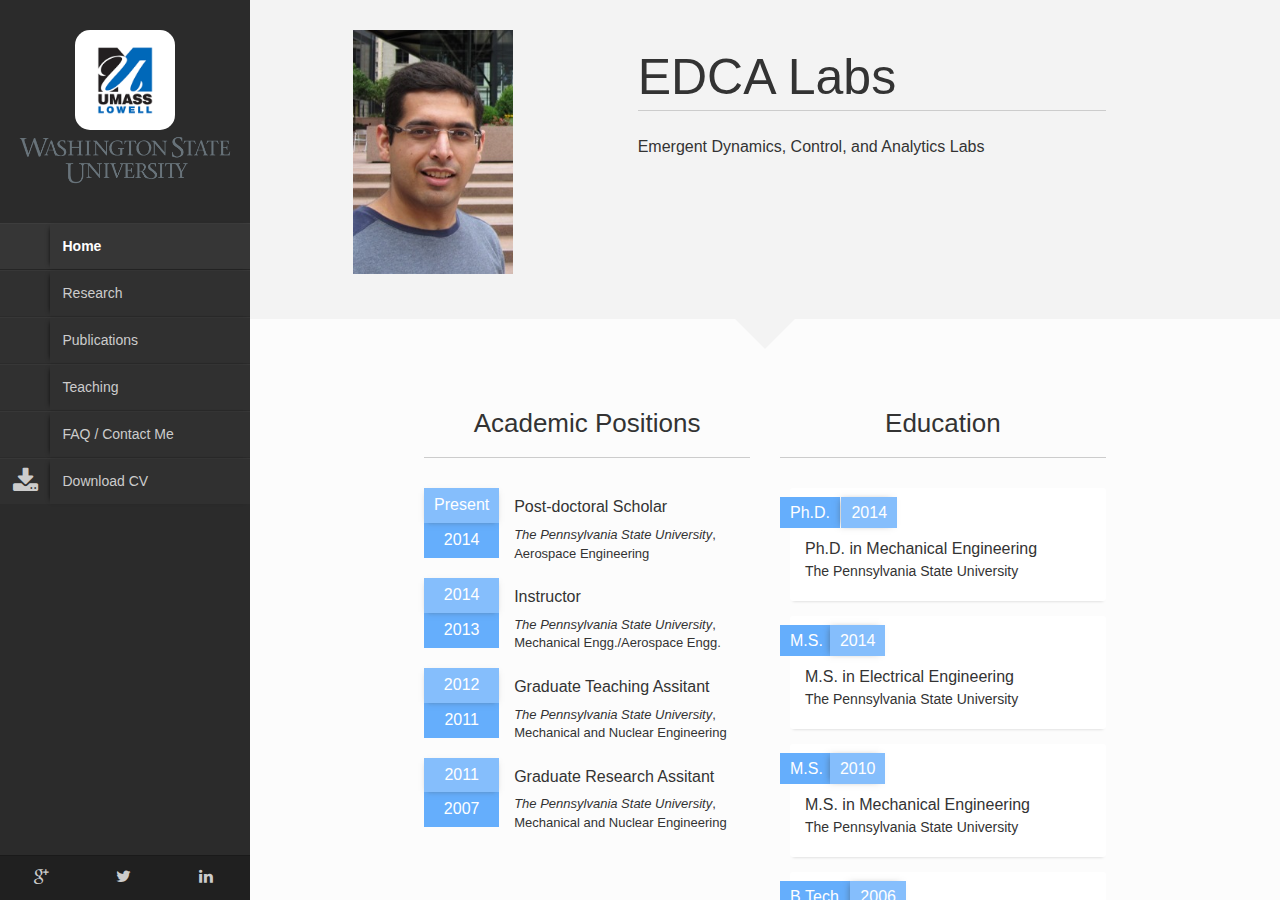
<file: index_old.html>
<!DOCTYPE html>
<html lang="en">
    <head>
        <title>Kshitij Jerath</title>
        <meta http-equiv="Content-Type" content="text/html; charset=UTF-8">
        <meta name="author" content="owwwlab.com">
        <meta name="viewport" content="width=device-width, initial-scale=1, maximum-scale=1">
        
        <meta name="description" content="A theme for faculty profile page" />
        <meta name="keywords" content="faculty profile, theme,css, html, jquery, transition, transform, 3d, css3" />

        <link rel="shortcut icon" href="../favicon.ico">

        <!--CSS styles-->
        <link rel="stylesheet" href="css/bootstrap.css">
        <link rel="stylesheet" href="css/font-awesome.min.css">  
        <link rel="stylesheet" href="css/perfect-scrollbar-0.4.5.min.css">
        <link rel="stylesheet" href="css/magnific-popup.css">
        <link rel="stylesheet" href="css/style.css">
        <link id="theme-style" rel="stylesheet" href="css/styles/default.css">

        
        <!--/CSS styles-->
        <!--Javascript files-->
        <script type="text/javascript" src="js/jquery-1.10.2.js"></script>
        <script type="text/javascript" src="js/TweenMax.min.js"></script>
        <script type="text/javascript" src="js/jquery.touchSwipe.min.js"></script>
        <script type="text/javascript" src="js/jquery.carouFredSel-6.2.1-packed.js"></script>
        
        <script type="text/javascript" src="js/modernizr.custom.63321.js"></script>
        <script type="text/javascript" src="js/jquery.dropdownit.js"></script>

        <script type="text/javascript" src="js/jquery.stellar.min.js"></script>
        <script type="text/javascript" src="js/ScrollToPlugin.min.js"></script>

        <script type="text/javascript" src="js/bootstrap.min.js"></script>

        <script type="text/javascript" src="js/jquery.mixitup.min.js"></script>

        <script type="text/javascript" src="js/masonry.min.js"></script>

        <script type="text/javascript" src="js/perfect-scrollbar-0.4.5.with-mousewheel.min.js"></script>

        <script type="text/javascript" src="js/magnific-popup.js"></script>
        <script type="text/javascript" src="js/custom.js"></script>

        <!--/Javascript files-->

    </head>
    <body>

        <div id="wrapper">
            <a href="#sidebar" class="mobilemenu"><i class="icon-reorder"></i></a>

            <div id="sidebar">
                <div id="main-nav">
                    <div id="nav-container">
                        <div id="profile" class="clearfix">
                            <div class="portrait hidden-xs"></div>
                            <div class="title">
                                <img src="./img/wsu_logo_name.png" width=100% />
                            </div>
                            
                        </div>
                        <ul id="navigation">
                            <li class="currentmenu">
                              <a href="index.html">
                                <!--<div class="icon icon-home"></div>-->
                                <div class="text">Home</div>
                              </a>
                            </li>  
                            
                            <li>
                              <a href="research.html">
                                <!--<div class="icon icon-book"></div>-->
                                <div class="text">Research</div>
                              </a>
                            </li> 
                            
                            <li>
                              <a href="publication.html">
                                <!--<div class="icon icon-edit"></div>-->
                                <div class="text">Publications</div>
                              </a>
                            </li> 

                            <li>
                              <a href="teaching.html">
                                <!--<div class="icon icon-time"></div>-->
                                <div class="text">Teaching</div>
                              </a>
                            </li>

                            <!--<li>
                              <a href="gallery.html">
                                <div class="icon icon-group"></div>
                                <div class="text">Research Team</div>
                              </a>
                            </li>-->

                            <li>
                              <a href="contact.html">
                                  <!--<div class="icon icon-envelope-alt"></div>-->
                                  <div class="text">FAQ / Contact Me</div>
                              </a>
                            </li>

                            <li>
                              <a href="cv.pdf">
                                  <div class="icon icon-download-alt"></div>
                                  <div class="text">Download CV</div>
                              </a>
                            </li>
                        </ul>
                    </div>        
                </div>
                
                <div class="social-icons">
                    <ul>
                        <li><a href="http://scholar.google.com/citations?user=MYppaogAAAAJ&hl=en&oi=ao"><i class="icon-google-plus"></i></a></li>
                        <li><a href="#"><i class="icon-twitter"></i></a></li>
                        <li><a href="http://www.linkedin.com/in/kjerath/"><i class="icon-linkedin"></i></a></li>
                    </ul>
                </div>    
            </div>

            <div id="main">
            
                <div id="biography" class="page home" data-pos="home">
                    <div class="pageheader">
                        <div class="headercontent">
                            <div class="section-container">
                                
                                <div class="row">
                                    <div class="col-sm-2 visible-sm"></div>
                                    <div class="col-sm-8 col-md-4">
                                        <div class="biothumb">
                                            <img alt="image" src="img/personal/Jerath_profile_small.jpg" class="img-responsive">

                                        </div>
                                        
                                    </div>
                                    <div class="clearfix visible-sm visible-xs"></div>
                                    <div class="col-sm-12 col-md-7">
                                      <h3 class="title">EDCA Labs</h3>
                                      <p>Emergent Dynamics, Control, and Analytics Labs</p>
                                    </div>  
                                    
                                </div>
                            </div>        
                        </div>
                    </div>

                    <div class="pagecontents">
                        <div class="section color-1">
                            <div class="section-container">
                                <div class="row">
                                    <div class="col-md-5 col-md-offset-1">
                                        <div class="title text-center">
                                            <h3>Academic Positions</h3>
                                        </div>
                                        <ul class="ul-dates">
                                            <li>
                                                <div class="dates">
                                                    <span>Present</span>
                                                    <span>2014</span>
                                                </div>
                                                <div class="content">
                                                    <h4>Post-doctoral Scholar</h4>
                                                    <p><em>The Pennsylvania State University</em>, Aerospace Engineering</p>
                                                </div>
                                            </li>
                                            <li>
                                                <div class="dates">
                                                    <span>2014</span>
                                                    <span>2013</span>
                                                </div>
                                                <div class="content">
                                                    <h4>Instructor</h4>
                                                    <p><em>The Pennsylvania State University</em>, Mechanical Engg./Aerospace Engg.</p>
                                                </div>
                                            </li>

                                            <li>
                                                <div class="dates">
                                                    <span>2012</span>
                                                    <span>2011</span>
                                                </div>
                                                <div class="content">
                                                    <h4>Graduate Teaching Assitant</h4>
                                                    <p><em>The Pennsylvania State University</em>, Mechanical and Nuclear Engineering</p>
                                                </div>
                                            </li>
                                            <li>
                                                <div class="dates">
                                                    <span>2011</span>
                                                    <span>2007</span>
                                                </div>
                                                <div class="content">
                                                    <h4>Graduate Research Assitant</h4>
                                                    <p><em>The Pennsylvania State University</em>, Mechanical and Nuclear Engineering</p>
                                                </div>
                                            </li>

                                        </ul>
                                    </div>
                                    <div class="col-md-5">
                                        <div class="title text-center">
                                            <h3>Education</h3>
                                        </div>
                                        <ul class="ul-card">
                                            <li>
                                                <div class="dy">
                                                    <span class="degree">Ph.D.</span>
                                                    <span class="year">2014</span>
                                                </div>
                                                <div class="description">
                                                    <p class="waht">Ph.D. in Mechanical Engineering</p>
                                                    <p class="where">The Pennsylvania State University</p>
                                                </div>
                                            </li>
                                            <li>
                                                <div class="dy">
                                                    <span class="degree">M.S.</span><span class="year">2014</span>
                                                </div>
                                                <div class="description">
                                                    <p class="waht">M.S. in Electrical Engineering</p>
                                                    <p class="where">The Pennsylvania State University</p>
                                                </div>
                                            </li>
                                            <li>
                                                <div class="dy">
                                                    <span class="degree">M.S.</span><span class="year">2010</span>
                                                </div>
                                                <div class="description">
                                                    <p class="waht">M.S. in Mechanical Engineering</p>
                                                    <p class="where">The Pennsylvania State University</p>
                                                </div>
                                            </li>

                                            <li>
                                                <div class="dy">
                                                    <span class="degree">B.Tech.</span><span class="year">2006</span>
                                                </div>
                                                <div class="description">
                                                    <p class="waht">Bachelor of Technology in Mechanical and Automation Engineering</p>
                                                    <p class="where">Amity School of Engineering and Technology</p>
                                                </div>
                                            </li>
                                            
                                        </ul>

                                    </div>    
                                </div>    
                            </div>
                                
                        </div>

                        <div class="section color-2">
                            <div class="section-container">
                                <div class="row">
                                    <div class="col-md-10 col-md-offset-1">
                                        <div class="title text-center">
                                            <h3>Honors, Awards and Grants</h3>
                                        </div>
                                        <ul class="timeline">
                                                    
                                            <li class="open">
                                                <div class="date">SCP 2014</div>
                                                <div class="circle"></div>
                                                <div class="data">
                                                    <div class="subject">Distinguished Scientific Achievement Award</div>
                                                    <div class="text row">
                                                        <div class="col-md-2">
                                                            <img alt="image" class="thumbnail img-responsive" src="img/personal/awards100x100.png" >
                                                        </div>
                                                        <div class="col-md-10">
                                                            Lorem ipsum dolor sit amet, consectetur adipiscing elit. Sed egestas dapibus lectus non dignissim. Pellentesque auctor ornare urna, volutpat condimentum quam porttitor at. Vestibulum tincidunt diam in eros aliquam luctus. Donec sagittis a purus a porttitor. Sed non feugiat enim. Donec eget metus erat. Vivamus sed consequat orci. Aenean commodo lectus sed purus auctor ullamcorper.
                                                        </div>
                                                    </div>
                                                </div>
                                            </li>
                                            <li>
                                                <div class="date">2012-2013</div>
                                                <div class="circle"></div>
                                                <div class="data">
                                                    <div class="subject">Ormond Family Faculty Fellow</div>
                                                    <div class="text row">
                                                        <div class="col-md-2">
                                                            <img alt="image" class="thumbnail img-responsive" src="img/personal/awards100x100.png" >
                                                        </div>
                                                        <div class="col-md-10">
                                                            Lorem ipsum dolor sit amet, consectetur adipiscing elit. Sed egestas dapibus lectus non dignissim. Pellentesque auctor ornare urna, volutpat condimentum quam porttitor at. Vestibulum tincidunt diam in eros aliquam luctus. Donec sagittis a purus a porttitor. Sed non feugiat enim. Donec eget metus erat. Vivamus sed consequat orci. Aenean commodo lectus sed purus auctor ullamcorper.
                                                        </div>
                                                    </div>
                                                </div>
                                            </li>
                                            <li>
                                                <div class="date">June 2011</div>
                                                <div class="circle"></div>
                                                <div class="data">
                                                    <div class="subject">Nautilus Silver Award for Dragonfly Effect</div>
                                                    <div class="text row">
                                                        <div class="col-md-2">
                                                            <img alt="image" class="thumbnail img-responsive" src="img/personal/awards100x100.png" >
                                                        </div>
                                                        <div class="col-md-10">
                                                            Lorem ipsum dolor sit amet, consectetur adipiscing elit. Sed egestas dapibus lectus non dignissim. Pellentesque auctor ornare urna, volutpat condimentum quam porttitor at. Vestibulum tincidunt diam in eros aliquam luctus. Donec sagittis a purus a porttitor. Sed non feugiat enim. Donec eget metus erat. Vivamus sed consequat orci. Aenean commodo lectus sed purus auctor ullamcorper.
                                                        </div>
                                                    </div>
                                                </div>
                                            </li>
                                            <li>
                                                <div class="date">2000 - 2003</div>
                                                <div class="circle"></div>
                                                <div class="data">
                                                    <div class="subject">Hong Kong Science International Research Grant</div>
                                                    <div class="text row">
                                                        <div class="col-md-2">
                                                            <img alt="image" class="thumbnail img-responsive" src="img/personal/awards100x100.png" >
                                                        </div>
                                                        <div class="col-md-10">
                                                            Lorem ipsum dolor sit amet, consectetur adipiscing elit. Sed egestas dapibus lectus non dignissim. Pellentesque auctor ornare urna, volutpat condimentum quam porttitor at. Vestibulum tincidunt diam in eros aliquam luctus. Donec sagittis a purus a porttitor. Sed non feugiat enim. Donec eget metus erat. Vivamus sed consequat orci. Aenean commodo lectus sed purus auctor ullamcorper.
                                                        </div>
                                                    </div>
                                                </div>
                                            </li>
                                            <li>
                                                <div class="date">1999</div>
                                                <div class="circle"></div>
                                                <div class="data">
                                                    <div class="subject">Citibank Best Teacher Award (school-wide award, UCLA)</div>
                                                    <div class="text row">
                                                        <div class="col-md-2">
                                                            <img alt="image" class="thumbnail img-responsive" src="img/personal/awards100x100.png" >
                                                        </div>
                                                        <div class="col-md-10">
                                                            Lorem ipsum dolor sit amet, consectetur adipiscing elit. Sed egestas dapibus lectus non dignissim. Pellentesque auctor ornare urna, volutpat condimentum quam porttitor at. Vestibulum tincidunt diam in eros aliquam luctus. Donec sagittis a purus a porttitor. Sed non feugiat enim. Donec eget metus erat. Vivamus sed consequat orci. Aenean commodo lectus sed purus auctor ullamcorper.
                                                        </div>
                                                    </div>
                                                </div>
                                            </li>

                                        </ul>
                                    </div>
                                </div>
                            </div>
                        </div>                            
                    </div>
                </div>

                

                
            </div>
        </div>
    </body>
</html>
</file>
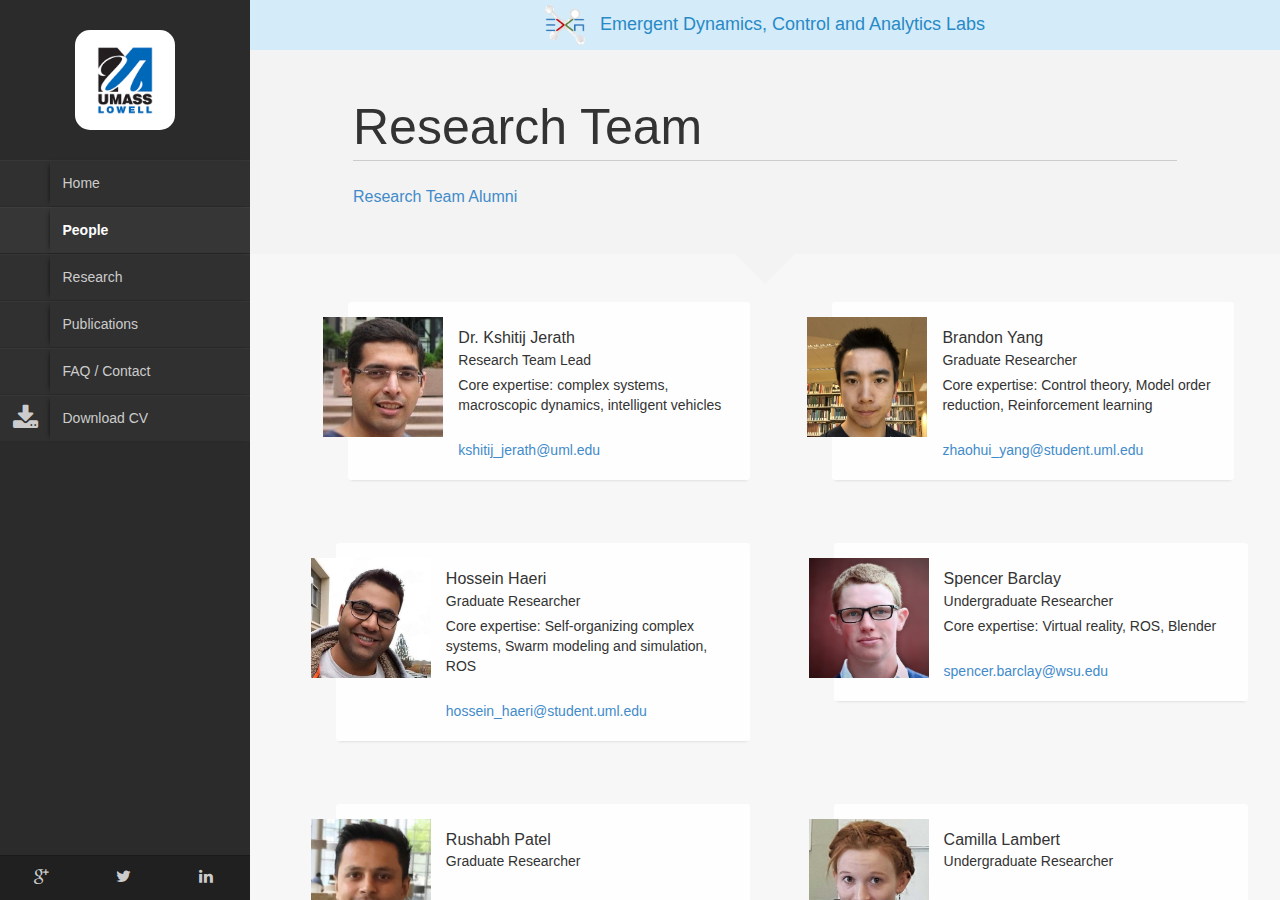
<file: people.html>
<!DOCTYPE html>
<html lang="en">
    <head>
		
		<!-- Global site tag (gtag.js) - Google Analytics -->
<script async src="https://www.googletagmanager.com/gtag/js?id=UA-127424798-1"></script>
<script>
  window.dataLayer = window.dataLayer || [];
  function gtag(){dataLayer.push(arguments);}
  gtag('js', new Date());

  gtag('config', 'UA-127424798-1');
</script>

		
        <title>Exalabs - People</title>
        <meta http-equiv="Content-Type" content="text/html; charset=UTF-8">
        <meta name="author" content="owwwlab.com">
        <meta name="viewport" content="width=device-width, initial-scale=1, maximum-scale=1">
        
        <meta name="description" content="A theme for faculty profile page" />
        <meta name="keywords" content="faculty profile, theme,css, html, jquery, transition, transform, 3d, css3" />

        <link rel="shortcut icon" href="../favicon.ico">

        <!--CSS styles-->
        <link rel="stylesheet" href="css/bootstrap.css">
        <link rel="stylesheet" href="css/font-awesome.min.css">  
        <link rel="stylesheet" href="css/perfect-scrollbar-0.4.5.min.css">
        <link rel="stylesheet" href="css/magnific-popup.css">
        <link rel="stylesheet" href="css/style.css">
        <link id="theme-style" rel="stylesheet" href="css/styles/default.css">

        
        <!--/CSS styles-->
        <!--Javascript files-->
        <script type="text/javascript" src="js/jquery-1.10.2.js"></script>
        <script type="text/javascript" src="js/TweenMax.min.js"></script>
        <script type="text/javascript" src="js/jquery.touchSwipe.min.js"></script>
        <script type="text/javascript" src="js/jquery.carouFredSel-6.2.1-packed.js"></script>
        
        <script type="text/javascript" src="js/modernizr.custom.63321.js"></script>
        <script type="text/javascript" src="js/jquery.dropdownit.js"></script>

        <script type="text/javascript" src="js/jquery.stellar.min.js"></script>
        <script type="text/javascript" src="js/ScrollToPlugin.min.js"></script>

        <script type="text/javascript" src="js/bootstrap.min.js"></script>

        <script type="text/javascript" src="js/jquery.mixitup.min.js"></script>

        <script type="text/javascript" src="js/masonry.min.js"></script>

        <script type="text/javascript" src="js/perfect-scrollbar-0.4.5.with-mousewheel.min.js"></script>

        <script type="text/javascript" src="js/magnific-popup.js"></script>
        <script type="text/javascript" src="js/custom.js"></script>

        <!--/Javascript files-->

    </head>
    <body>

        <div id="wrapper">
            <a href="#sidebar" class="mobilemenu"><i class="icon-reorder"></i></a>

            <div id="sidebar">
                <div id="main-nav">
                    <div id="nav-container">
                        <div id="profile" class="clearfix">
                            <div class="portrait hidden-xs" style="cursor: pointer;" onclick="window.location='http://www.uml.edu';"></div>
                            <!--<div class="title">
                            	<img src="./img/wsu_logo_name.png" width=80% />
                            </div>-->
                             
                        </div>
                        <ul id="navigation">
                            <li>
                              <a href="index.html">
                                <!--<div class="icon icon-picture"></div>-->
                                <div class="text">Home</div>
                              </a>
                            </li>  
                            
                            <li class="currentmenu">
                              <a href="people.html">
                                <!---<div class="icon icon-group"></div>-->
                                <div class="text">People</div>
                              </a>
                            </li>
                            
                            <li>
                              <a href="research.html">
                                <!--<div class="icon icon-book"></div>-->
                                <div class="text">Research</div>
                              </a>
                            </li> 
                            
                            <li>
                              <a href="publication.html">
                                <!--<div class="icon icon-edit"></div>-->
                                <div class="text">Publications</div>
                              </a>
                            </li> 

                            <!--<li>
                              <a href="teaching.html">
                                <div class="icon icon-time"></div>
                                <div class="text">Teaching</div>
                              </a>
                            </li>-->

                            <li>
                              <a href="contact.html">
                                  <!--<div class="icon icon-envelope-alt"></div>-->
                                  <div class="text">FAQ / Contact</div>
                              </a>
                            </li>

                            <li>
                              <a href="cv.pdf">
                                  <div class="icon icon-download-alt"></div>
                                  <div class="text">Download CV</div>
                              </a>
                            </li>
                        </ul>
                    </div>        
                </div>
                <div class="social-icons">
                    <ul>
                        <li><a href="http://scholar.google.com/citations?user=MYppaogAAAAJ&hl=en&oi=ao"><i class="icon-google-plus"></i></a></li>
                        <li><a href="https://twitter.com/exalabs_uml"><i class="icon-twitter"></i></a></li>
                        <li><a href="http://www.linkedin.com/in/kjerath/"><i class="icon-linkedin"></i></a></li>
                    </ul>
                </div>    
            </div>
            
            <div id="main">
                <div id="gallery" class="page">
                    <div class="pagecontents">
                        <header class="main-header"><img src="./img/exalabs_website_logo_v5.png" height="40px"/> <span style="padding-left:10px">Emergent Dynamics, Control and Analytics Labs</span></header>
                        <div class="pageheader">
                        	<div class="headercontent">
                            	<div class="section-container">
                            		<h2 class="title">Research Team</h2>
                                        <a href="alumni_people.html">
                                            <div class="text">Research Team Alumni</div>
                                        </a>  <!--sends user to alumni page-->
                                
                                    </div>
                                    
                                    <!--<div class="col-md-8">
                                        <p>Lorem ipsum dolor sit amet, consectetur adipisicing elit, sed do eiusmod tempor incididunt ut labore et dolore magna aliqua. Ut enim ad minim veniam, quis nostrud exercitation ullamco laboris nisi ut aliquip ex ea commodo consequat. Duis aute irure dolor in reprehenderit in voluptate velit esse cillum dolore eu fugiat nulla pariatur. Excepteur sint occaecat cupidatat non proident, sunt in culpa qui officia deserunt mollit anim id est laborum.</p>
                                    </div>-->
                                </div>
                            </div>                            
                        </div>
             <div class="row">
                                    
                <div class="col-md-5 col-md-offset-1">
                    <div style="margin-top:3em">
                    </div>
                        <ul class="ul-card-people">
                            <li>                                           	
                                <div class="image-people">
                                    <img alt="image" src="img/personal/Jerath_profile_small_circle2_1.jpg" width="120" height="120">
                                </div>                                            	
                                <div class="description">
                                    <p class="waht">Dr. Kshitij Jerath</p>
                                    <p class="where">Research Team Lead</p>
                                    <p class="where-padded">Core expertise: complex systems, macroscopic dynamics, intelligent vehicles </p>
                                    <p class="where">&nbsp; </p>  
                                    <p class="where-padded"><a href="mailto:kshitij_jerath@uml.edu">kshitij_jerath@uml.edu</a></p>
                                </div>
                            </li>
                        </ul>
                    </div>   
                                                       
                 
                                    <div class="col-md-5 col-md-offset-01">
                                    	<div style="margin-top:3em">
                                    	</div>                                    	
                                        <ul class="ul-card-people">
                                            <li>                                           	
                                          		<div class="image-people">
                                            		<img alt="image" src="img/personal/Yang_Brandon_square.JPG" width="120" height="120">
                                            	</div>
                                                <div class="description">
                                                    <p class="waht">Brandon Yang</p>
													<p class="where">Graduate Researcher</p>
													<p class="where-padded">Core expertise: Control theory, Model order reduction, Reinforcement learning </p>
													<p class="where">&nbsp; </p>                        
													<p class="where-padded"><a href="mailto:zhaohui_yang@student.uml.edu">zhaohui_yang@student.uml.edu</a></p>
                                                </div>
                                            </li>                                            
                                        </ul>
                                    </div>   
           <div class="row">
               <div class="col-md-offset-1 col-md-5">
                    <div style="margin-top:3em">
                    </div>
                    <ul class="ul-card-people">
                        <li>                                           	
                            <div class="image-people">
                                <img alt="image" src="img/personal/Haeri_Hossein.PNG" width="120" height="120">
                            </div>                                            	
                            <div class="description">
                                <p class="waht">Hossein Haeri</p>
                                <p class="where">Graduate Researcher</p>
                                <p class="where-padded">Core expertise: Self-organizing complex systems, Swarm modeling and simulation, ROS  </p>
                                <p class="where">&nbsp; </p>  
                                <p class="where-padded"><a href="mailto:hossein_haeri@student.uml.edu">hossein_haeri@student.uml.edu</a></p>
                            </div>
                        </li>
                    </ul>
               </div>                  
                
               <div class="col-md-5 col-md-offset-01">
                 	<div style="margin-top:3em">
                    </div>                                    	
                    <ul class="ul-card-people">
                        <li>                                           	
                            <div class="image-people">
                                <img alt="image" src="img/personal/Barclay_Spencer_square.jpeg" width="120" height="120">
                            </div>
                            <div class="description">
                                <p class="waht">Spencer Barclay</p>
                                                    <p class="where">Undergraduate Researcher</p>
                                                    <p class="where-padded">Core expertise: Virtual reality, ROS, Blender </p>
                                                    <p class="where">&nbsp; </p>  
                                                    <p class="where-padded"><a href="mailto:spencer.barclay@wsu.edu">spencer.barclay@wsu.edu</a></p>
                            </div>
                        </li>                                            
                    </ul>
            </div> 
            </div>
            <div class="row">
              <div class="col-md-offset-1 col-md-5">
                    <div style="margin-top:3em">
                    </div>
                    <ul class="ul-card-people">
                        <li>                                           	
                            <div class="image-people">
                                <img alt="image" src="img/personal/Patel_Rushabh_Square.jpg" width="120" height="120">
                            </div>                                            	
                            <div class="description">
                                <p class="waht">Rushabh Patel</p>
                                <p class="where">Graduate Researcher</p>
                                <p class="where-padded"></p>
                                <p class="where">&nbsp; </p>                        
                                <p class="where-padded"><a href="mailto:rushabhsunilkumar_patel@student.uml.edu">rushabhsunilkumar_patel</a>
								<a href="mailto:rushabhsunilkumar_patel@student.uml.edu">@student.uml.edu</a>
								</p>
                            </div>
                        </li>
                    </ul>
                </div>
                <div class="col-md-5 col-md-offset-01">
                 	<div style="margin-top:3em">
                    </div>                                    	
                    <ul class="ul-card-people">
                        <li>                                           	
                            <div class="image-people">
                                <img alt="image" src="img/personal/Lambert_Camilla.jpg" width="120" height="120">
                            </div>
                            <div class="description">
                                <p class="waht">Camilla Lambert</p>
                                                    <p class="where">Undergraduate Researcher</p>
                                               		<p class="where">&nbsp; </p>  
                                                    <p class="where-padded">
														<a href="mailto:spencer.barclay@wsu.edu">camilla_lambert@student.uml.edu</a> </p>
                            </div>
                        </li>                                            
                    </ul>
            </div> 
            </div>
				 
				 
        </div>

            
                            <!--<div>
                                    	<script async src="https://static.medium.com/embed.js"></script><a class="m-profile" data-width="100%" data-border="false" href="https://medium.com/@wsu_exalabs">EXA LABS</a>
                                    </div>-->
                            	
                        </div>
                    </div>
                    
                </div>

            </div>
        </div>
    </body>
</html>
</file>
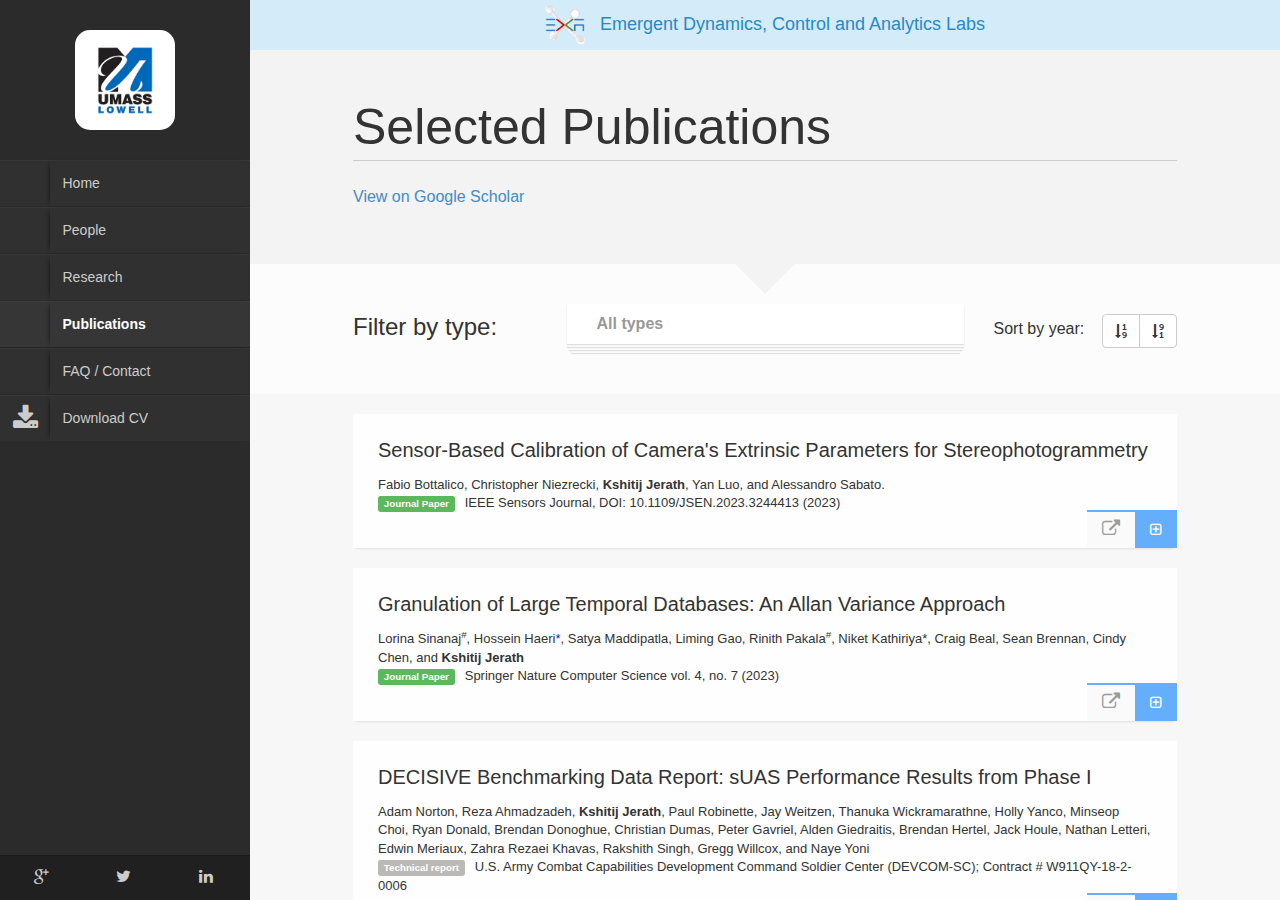
<file: publication.html>
<!DOCTYPE html>
<html lang="en">
    <head>
		
		<!-- Global site tag (gtag.js) - Google Analytics -->
<script async src="https://www.googletagmanager.com/gtag/js?id=UA-127424798-1"></script>
<script>
  window.dataLayer = window.dataLayer || [];
  function gtag(){dataLayer.push(arguments);}
  gtag('js', new Date());

  gtag('config', 'UA-127424798-1');
</script>

		
        <title>Exalabs - Publications</title>
        <meta http-equiv="Content-Type" content="text/html; charset=UTF-8">
        <meta name="viewport" content="width=device-width, initial-scale=1, maximum-scale=1">
        
        <meta name="keywords" content="faculty profile, theme,css, html, jquery, transition, transform, 3d, css3" />

        <link rel="shortcut icon" href="../favicon.ico">

        <!--CSS styles-->
        <link rel="stylesheet" href="css/bootstrap.css">
        <link rel="stylesheet" href="css/font-awesome.min.css">  
        <link rel="stylesheet" href="css/perfect-scrollbar-0.4.5.min.css">
        <link rel="stylesheet" href="css/magnific-popup.css">
        <link rel="stylesheet" href="css/style.css">
        <link id="theme-style" rel="stylesheet" href="css/styles/default.css">

        
        <!--/CSS styles-->
        <!--Javascript files-->
        <script type="text/javascript" src="js/jquery-1.10.2.js"></script>
        <script type="text/javascript" src="js/TweenMax.min.js"></script>
        <script type="text/javascript" src="js/jquery.touchSwipe.min.js"></script>
        <script type="text/javascript" src="js/jquery.carouFredSel-6.2.1-packed.js"></script>
        
        <script type="text/javascript" src="js/modernizr.custom.63321.js"></script>
        <script type="text/javascript" src="js/jquery.dropdownit.js"></script>

        <script type="text/javascript" src="js/jquery.stellar.min.js"></script>
        <script type="text/javascript" src="js/ScrollToPlugin.min.js"></script>

        <script type="text/javascript" src="js/bootstrap.min.js"></script>

        <script type="text/javascript" src="js/jquery.mixitup.min.js"></script>

        <script type="text/javascript" src="js/masonry.min.js"></script>

        <script type="text/javascript" src="js/perfect-scrollbar-0.4.5.with-mousewheel.min.js"></script>

        <script type="text/javascript" src="js/magnific-popup.js"></script>
        <script type="text/javascript" src="js/custom.js"></script>

        <!--/Javascript files-->

    </head>
    <body>

        <div id="wrapper">
            <a href="#sidebar" class="mobilemenu"><i class="icon-reorder"></i></a>

<!--Sidebar design is included here-->
            <div id="sidebar">
                <div id="main-nav">
                    <div id="nav-container">
                        <div id="profile" class="clearfix">
                            <div class="portrait hidden-xs" style="cursor: pointer;" onclick="window.location='http://www.uml.edu';"></div>
                            <!--<div class="title">
                              <img src="./img/wsu_logo_name.png" width=80% />
                            </div>-->
                            
                         </div>
                        <ul id="navigation">
                            <li>
                              <a href="index.html">
                                <!--<div class="icon icon-picture"></div>-->
                                <div class="text">Home</div>
                              </a>
                            </li>  
                            
							<li>
                              <a href="people.html">
                                <!---<div class="icon icon-group"></div>-->
                                <div class="text">People</div>
                              </a>
                            </li>
                            
                            <li>
                              <a href="research.html">
                                <!--<div class="icon icon-book"></div>-->
                                <div class="text">Research</div>
                              </a>
                            </li> 
                            
                            <li class="currentmenu">
                              <a href="publication.html">
                                <!--<div class="icon icon-edit"></div>-->
                                <div class="text">Publications</div>
                              </a>
                            </li> 

                            <!--<li>
                              <a href="teaching.html">
                                <div class="icon icon-time"></div>
                                <div class="text">Teaching</div>
                              </a>
                            </li>-->

                            <!--<li>
                              <a href="gallery.html">
                                <div class="icon icon-group"></div>
                                <div class="text">Research Team</div>
                              </a>
                            </li>-->

                            <li>
                              <a href="contact.html">
                                  <!--<div class="icon icon-envelope-alt"></div>-->
                                  <div class="text">FAQ / Contact</div>
                              </a>
                            </li>

                            <li>
                              <a href="cv.pdf">
                                  <div class="icon icon-download-alt"></div>
                                  <div class="text">Download CV</div>
                              </a>
                            </li>
                        </ul>
                    </div>        
                </div>
                
                <div class="social-icons">
                    <ul>
                      <li><a href="http://scholar.google.com/citations?user=MYppaogAAAAJ&amp;hl=en&amp;oi=ao"><em class="icon-google-plus"></em></a></li>
                      <li><a href="https://twitter.com/exalabs_uml"><i class="icon-twitter"></i></a></li>
                        <li><a href="http://www.linkedin.com/in/kjerath/"><i class="icon-linkedin"></i></a></li>
                    </ul>
                </div>    
            </div>

<!--Main section design is included here-->
            <div id="main">       
           
                <div id="publications" class="page">
                    <div class="page-container">
<!-- Page header is included here -->
					<header class="main-header"><img src="./img/exalabs_website_logo_v5.png" height="40px"/> <span style="padding-left:10px">Emergent Dynamics, Control and Analytics Labs</span></header>
                        <div class="pageheader">
                            <div class="headercontent">
                                <div class="section-container">                                    
                                    <h2 class="title">Selected Publications</h2>
                                    <p><a href="https://scholar.google.com/citations?user=MYppaogAAAAJ&hl=en">View on Google Scholar</a></p>
                                </div>
                            </div>
                        </div>
                        <div class="pagecontents">                           
                            <div class="section color-1" id="filters">
                                <div class="section-container">
                                    <div class="row">
    <!--Filter by type for publications is here-->                      
                                        <div class="col-md-3">
                                            <h3>Filter by type:</h3>
                                        </div>
                                        <div class="col-md-6">
                                            <select id="cd-dropdown" name="cd-dropdown" class="cd-select">
                                                <option class="filter" value="all" selected>All types</option>
                                                <option class="filter" value="jpaper">Journal Papers</option>
                                                <option class="filter" value="cpaper">Full-length Conference Proceedings</option>
                                                <!--<option class="filter" value="bookchapter">Book Chapters</option>
                                                <option class="filter" value="book">Books</option> -->
                                                <option class="filter" value="theses">Theses and Dissertations</option>                                            
                                                <option class="filter" value="report">Abstracts, Technical Reports and Posters</option>
                                                <!--<option class="filter" value="tpaper">Technical Papers</option> -->
                                            </select>
                                        </div>
    <!--Sort by year for publications is here-->                      
                                    <div class="col-md-3" id="sort">
                                            <span>Sort by year:</span>
                                            <div class="btn-group pull-right"> 
                                                <button type="button" data-sort="data-year" data-order="desc" class="sort btn btn-default"><i class="icon-sort-by-order"></i></button>
                                                <button type="button" data-sort="data-year" data-order="asc" class="sort btn btn-default"><i class="icon-sort-by-order-alt"></i></button>
                                            </div>
                                        </div>    
                                    </div>
                                </div>
                            </div>

                            <div class="section color-2" id="pub-grid">
                                <div class="section-container">                                  
                                    <div class="row">
                                        <div class="col-md-12">
                                            <div class="pitems">
                                                
                                                <!--//TODO Add downloads for theses and dissertations -->
                                                
                                                <!-- 2023 - Fabio - Stereophotogrammetry-->
                                                <div class="item mix jpaper" data-year="2023">
                                                    <div class="pubmain">
                                                        <div class="pubassets">
                                                            <a href="#" class="pubcollapse">
                                                            <i class="icon-expand-alt"></i>
                                                            </a>
                                                            <a href="https://ieeexplore.ieee.org/abstract/document/10047914" class="tooltips" title="External link" target="_blank">
                                                            <i class="icon-external-link"></i>
                                                            </a>
                                                            <!--<a href="./Publications/Conferences/2014/2014 - Jerath - Influential Subspaces of Connected Vehicles in Highway Traffic.pdf" class="tooltips" title="Download" target="_blank">
                                                            <i class="icon-cloud-download"></i>
                                                            </a>-->
                                                        </div>
                                                        <h4 class="pubtitle">Sensor-Based Calibration of Camera's Extrinsic Parameters for Stereophotogrammetry</h4>
                                                        <div class="pubauthor">Fabio Bottalico, Christopher Niezrecki, <strong>Kshitij Jerath</strong>, Yan Luo, and Alessandro Sabato.
                                                        </div>
                                                        <div class="pubcite"><span class="label label-success">Journal Paper</span>IEEE Sensors Journal, DOI: 10.1109/JSEN.2023.3244413 (2023)</div>
                                                    </div>
                                                    <div class="pubdetails">
                                                        <h4>Abstract</h4>
                                                        <p>Stereophotogrammetry is a well-recognized technique for structural health monitoring. Before performing any quantitative stereophotogrammetry measurement, the cameras must be calibrated to obtain the intrinsic and extrinsic parameters of the stereovision system. However, when large-sized structures are to be monitored, the calibration process is challenging and limits the use of stereophotogrammetry. In this research, a sensor-based calibration method for determining the extrinsic parameters of a stereovision system is presented and validated. A multi-sensor board has been developed that synchronizes inertial measurement units (IMUs) and a laser on a single board computer to measure the spatial orientation and the distance of two paired cameras and compute the extrinsic parameters of the stereovision system. The effectiveness of the sensor-based calibration is evaluated through both analytical studies to quantify the effects of performance degradation caused by the sensors' noise as well as laboratory tests. Results show that the sensor-based calibration is effective in quantifying displacement with errors below 3% when compared to measurements performed using a stereovision system calibrated with the traditional image-based procedure.
                                                        </p>
                                                    </div>
                                                </div>

                                                <!-- 2023 - Lorina - SN Computer Science-->
                                                <div class="item mix jpaper" data-year="2023">
                                                    <div class="pubmain">
                                                        <div class="pubassets">
                                                            <a href="#" class="pubcollapse">
                                                            <i class="icon-expand-alt"></i>
                                                            </a>
                                                            <a href="https://link.springer.com/article/10.1007/s42979-022-01397-2" class="tooltips" title="External link" target="_blank">
                                                            <i class="icon-external-link"></i>
                                                            </a>
                                                            <!--<a href="./Publications/Conferences/2014/2014 - Jerath - Influential Subspaces of Connected Vehicles in Highway Traffic.pdf" class="tooltips" title="Download" target="_blank">
                                                            <i class="icon-cloud-download"></i>
                                                            </a>-->
                                                        </div>
                                                        <h4 class="pubtitle">Granulation of Large Temporal Databases: An Allan Variance Approach</h4>
                                                        <div class="pubauthor">Lorina Sinanaj<sup>#</sup>, Hossein Haeri*, Satya Maddipatla, Liming Gao, Rinith Pakala<sup>#</sup>, Niket Kathiriya*, Craig Beal, Sean Brennan, Cindy Chen, and <strong>Kshitij Jerath</strong></div>
                                                        <div class="pubcite"><span class="label label-success">Journal Paper</span>Springer Nature Computer Science vol. 4, no. 7 (2023)</div>
                                                    </div>
                                                    <div class="pubdetails">
                                                        <h4>Abstract</h4>
                                                        <p>As the use of Big Data begins to dominate various scientific and engineering applications, the ability to conduct complex data analyses with speed and efficiency has become increasingly important. The availability of large amounts of data results in ever-growing storage requirements and magnifies issues related to query response times. In this work, we propose a novel methodology for granulation and data reduction of large temporal databases that can address both issues simultaneously. While prior data reduction techniques rely on heuristics or may be computationally intensive, our work borrows the concept of Allan Variance (AVAR) from the fields of signal processing and sensor characterization to efficiently and systematically reduce the size of temporal databases. Specifically, we use Allan variance to systematically determine the temporal window length over which data remains relevant. Large temporal databases are then granulated using the AVAR-determined window length. Averaging over the resulting granules produces aggregate information for each granule, resulting in significant data reduction. The query performance and data quality are evaluated using existing standard datasets, as well as for two large datasets that include temporal information for vehicular and weather data. Our results demonstrate that the AVAR-based data reduction approach is efficient and maintains data quality, while leading to an order of magnitude improvement in query execution times compared to three existing clustering-based data reduction methods.
                                                        </p>
                                                    </div>
                                                </div>

                                                <!-- 2022 - DECISIVE - Tech report 2-->
                                                <div class="item mix report" data-year="2022">
                                                    <div class="pubmain">
                                                        <div class="pubassets">
                                                            <a href="#" class="pubcollapse">
                                                            <i class="icon-expand-alt"></i>
                                                            </a>
                                                            <a href="https://arxiv.org/abs/2301.07853" class="tooltips" title="External link" target="_blank">
                                                            <i class="icon-external-link"></i>
                                                            </a>
                                                            <!--<a href="./Publications/Conferences/2014/2014 - Jerath - Influential Subspaces of Connected Vehicles in Highway Traffic.pdf" class="tooltips" title="Download" target="_blank">
                                                            <i class="icon-cloud-download"></i>
                                                            </a>-->
                                                        </div>
                                                        <h4 class="pubtitle">DECISIVE Benchmarking Data Report: sUAS Performance Results from Phase I
                                                        </h4>
                                                        <div class="pubauthor">Adam Norton, Reza Ahmadzadeh, <strong>Kshitij Jerath</strong>, Paul Robinette, Jay Weitzen, Thanuka Wickramarathne, Holly Yanco, Minseop Choi, Ryan Donald, Brendan Donoghue, Christian Dumas, Peter Gavriel, Alden Giedraitis, Brendan Hertel, Jack Houle, Nathan Letteri, Edwin Meriaux, Zahra Rezaei Khavas, Rakshith Singh, Gregg Willcox, and Naye Yoni
                                                        </div>
                                                        <div class="pubcite"><span class="label label-report">Technical report</span>U.S. Army Combat Capabilities Development Command Soldier Center (DEVCOM-SC); Contract # W911QY-18-2-0006</div>
                                                    </div>
                                                    <div class="pubdetails">
                                                        <h4>Abstract</h4>
                                                        <p>This handbook outlines all test methods developed under the Development and Execution of Comprehensive and Integrated Subterranean Intelligent Vehicle Evaluations (DECISIVE) project by the University of Massachusetts Lowell for evaluating small unmanned aerial systems (sUAS) performance in subterranean and constrained indoor environments, spanning communications, field readiness, interface, obstacle avoidance, navigation, mapping, autonomy, trust, and situation awareness. For sUAS deployment in subterranean and constrained indoor environments, this puts forth two assumptions about applicable sUAS to be evaluated using these test methods: (1) able to operate without access to GPS signal, and (2) width from prop top to prop tip does not exceed 91 cm (36 in) wide (i.e., can physically fit through a typical doorway, although successful navigation through is not guaranteed). All test methods are specified using a common format: Purpose, Summary of Test Method, Apparatus and Artifacts, Equipment, Metrics, Procedure, and Example Data. All test methods are designed to be run in real-world environments (e.g., MOUT sites) or using fabricated apparatuses (e.g., test bays built from wood, or contained inside of one or more shipping containers).
                                                        </p>
                                                    </div>
                                                </div>

                                                <!-- 2022 - DECISIVE - Tech report 1-->
                                                <div class="item mix report" data-year="2022">
                                                    <div class="pubmain">
                                                        <div class="pubassets">
                                                            <a href="#" class="pubcollapse">
                                                            <i class="icon-expand-alt"></i>
                                                            </a>
                                                            <a href="https://arxiv.org/abs/2211.01801" class="tooltips" title="External link" target="_blank">
                                                            <i class="icon-external-link"></i>
                                                            </a>
                                                            <!--<a href="./Publications/Conferences/2014/2014 - Jerath - Influential Subspaces of Connected Vehicles in Highway Traffic.pdf" class="tooltips" title="Download" target="_blank">
                                                            <i class="icon-cloud-download"></i>
                                                            </a>-->
                                                        </div>
                                                        <h4 class="pubtitle">DECISIVE Test Methods Handbook: Test Methods for Evaluating sUAS in Subterranean and Constrained Indoor Environments, Version 1.1</h4>
                                                        <div class="pubauthor">Adam Norton, Reza Ahmadzadeh, <strong>Kshitij Jerath</strong>, Paul Robinette, Jay Weitzen, Thanuka Wickramarathne, Holly Yanco, Minseop Choi, Ryan Donald, Brendan Donoghue, Christian Dumas, Peter Gavriel, Alden Giedraitis, Brendan Hertel, Jack Houle, Nathan Letteri, Edwin Meriaux, Zahra Rezaei Khavas, Rakshith Singh, Gregg Willcox, and Naye Yoni
                                                        </div>
                                                        <div class="pubcite"><span class="label label-report">Techincal report</span>U.S. Army Combat Capabilities Development Command Soldier Center (DEVCOM-SC); Contract # W911QY-18-2-0006</div>
                                                    </div>
                                                    <div class="pubdetails">
                                                        <h4>Abstract</h4>
                                                        <p>This handbook outlines all test methods developed under the Development and Execution of Comprehensive and Integrated Subterranean Intelligent Vehicle Evaluations (DECISIVE) project by the University of Massachusetts Lowell for evaluating small unmanned aerial systems (sUAS) performance in subterranean and constrained indoor environments, spanning communications, field readiness, interface, obstacle avoidance, navigation, mapping, autonomy, trust, and situation awareness. For sUAS deployment in subterranean and constrained indoor environments, this puts forth two assumptions about applicable sUAS to be evaluated using these test methods: (1) able to operate without access to GPS signal, and (2) width from prop top to prop tip does not exceed 91 cm (36 in) wide (i.e., can physically fit through a typical doorway, although successful navigation through is not guaranteed). All test methods are specified using a common format: Purpose, Summary of Test Method, Apparatus and Artifacts, Equipment, Metrics, Procedure, and Example Data. All test methods are designed to be run in real-world environments (e.g., MOUT sites) or using fabricated apparatuses (e.g., test bays built from wood, or contained inside of one or more shipping containers).
                                                        </p>
                                                    </div>
                                                </div>
                                                
                                                <!-- 2022 - Fernando - SSCI Singapore-->
                                                <div class="item mix cpaper" data-year="2022">
                                                    <div class="pubmain">
                                                        <div class="pubassets">
                                                            <a href="#" class="pubcollapse">
                                                            <i class="icon-expand-alt"></i>
                                                            </a>
                                                            <a href="https://ieeexplore.ieee.org/abstract/document/10022084" class="tooltips" title="External link" target="_blank">
                                                            <i class="icon-external-link"></i>
                                                            </a>
                                                            <!--<a href="./Publications/Conferences/2014/2014 - Jerath - Influential Subspaces of Connected Vehicles in Highway Traffic.pdf" class="tooltips" title="Download" target="_blank">
                                                            <i class="icon-cloud-download"></i>
                                                            </a>-->
                                                        </div>
                                                        <h4 class="pubtitle">Understanding Agent Competency: Effects of Environment Complexity on Area Coverage Time</h4>
                                                        <div class="pubauthor">Fernando Mazzoni* and <strong>Kshitij Jerath</strong></div>
                                                        <div class="pubcite"><span class="label label-warning">Conference Paper</span>Intelligent Agents (IA) at IEEE Symposium Series on Computational Intelligence 2022, Singapore, Dec 4-7, 2022</div>
                                                    </div>
                                                    <div class="pubdetails">
                                                        <h4>Abstract</h4>
                                                        <p>As an increasing number of search-and-rescue (SAR) missions begin to incorporate robotic agents and algorithms to cover search areas, the task of selecting an appropriate algorithm or robot for a specific mission becomes critical. This is particularly challenging since the search time or area coverage performances of SAR algorithms may vary significantly from one operating environment to another. While previous works have evaluated the performance of various SAR algorithms, few have examined how this performance changes as a function of the complexity of the search area or environment. In the presented work, we seek to overcome this knowledge gap by (a) developing the notion of algorithm competency, and (b) generating a competency profile for a specific biologically-inspired SAR algorithm (Lévy walk search) that relates the algorithm's performance to the complexity of the search environment. Our simulation-based study leverages several existing measures of network topological complexity. Our results show that we can successfully generate competency profiles that indicate positive correlation between the area coverage time and certain complexity measures of the environment. We have also found that some algorithms work better in low complexity environments, while other algorithms outperform them in more complex environments, indicating that competency profiles can aid in the selection of appropriate algorithms.
                                                        </p>
                                                    </div>
                                                </div>

                                                <!-- 2022 - Edwin - HST-->
                                                <div class="item mix cpaper" data-year="2022">
                                                    <div class="pubmain">
                                                        <div class="pubassets">
                                                            <a href="#" class="pubcollapse">
                                                            <i class="icon-expand-alt"></i>
                                                            </a>
                                                            <a href="https://ieeexplore.ieee.org/abstract/document/10025455" class="tooltips" title="External link" target="_blank">
                                                            <i class="icon-external-link"></i>
                                                            </a>
                                                            <!--<a href="./Publications/Conferences/2014/2014 - Jerath - Influential Subspaces of Connected Vehicles in Highway Traffic.pdf" class="tooltips" title="Download" target="_blank">
                                                            <i class="icon-cloud-download"></i>
                                                            </a>-->
                                                        </div>
                                                        <h4 class="pubtitle">Evaluation of Navigation and Trajectory-following Capabilities of Small Unmanned Aerial System</h4>
                                                        <div class="pubauthor">Edwin Meriaux* and <strong>Kshitij Jerath</strong></div>
                                                        <div class="pubcite"><span class="label label-warning">Conference Paper</span>2022 IEEE Symposium on Technologies for Homeland Security</div>
                                                    </div>
                                                    <div class="pubdetails">
                                                        <h4>Abstract</h4>
                                                        <p>Use cases for Small Unmanned Aerial Systems (sUAS) have expanded significantly over the past few years. One use case that is relevant to both civilian and defense missions is reliable operation in GPS-denied indoor and subterranean (subT) environments such as urban underground, tunnel systems, and cave networks. While many sUAS evaluation studies exist for outdoor environments, there have been limited studies to evaluate the characteristics of sUAS in GPS-denied indoor and subT environments. This paper attempts to resolve this knowledge gap by presenting a methodology for evaluating the navigation performance of sUAS in such environments, including operations such as waypoint navigation, path traversal, trajectory keeping, and navigation around corners. Specifically, we determine and present results for the navigation performance of five commercially available sUAS via the presented evaluation methodology.</p>
                                                    </div>
                                                </div>

                                                <!-- 2022 - Fabio - conference-->
                                                <div class="item mix cpaper" data-year="2022">
                                                    <div class="pubmain">
                                                        <div class="pubassets">
                                                            <a href="#" class="pubcollapse">
                                                            <i class="icon-expand-alt"></i>
                                                            </a>
                                                            <a href="https://www.spiedigitallibrary.org/conference-proceedings-of-spie/12048/2612106/A-sensor-based-calibration-system-for-three-dimensional-digital-image/10.1117/12.2612106.full" class="tooltips" title="External link" target="_blank">
                                                            <i class="icon-external-link"></i>
                                                            </a>
                                                            <!--<a href="./Publications/Conferences/2014/2014 - Jerath - Influential Subspaces of Connected Vehicles in Highway Traffic.pdf" class="tooltips" title="Download" target="_blank">
                                                            <i class="icon-cloud-download"></i>
                                                            </a>-->
                                                        </div>
                                                        <h4 class="pubtitle">A sensor-based calibration system for three-dimensional digital image correlation</h4>
                                                        <div class="pubauthor">Fabio Bottalico, Nicholas A. Valente, Shweta Dabetwar, <strong>Kshitij Jerath</strong>, Yan Luo, Christopher Niezrecki, and Alessandro Sabato</div>
                                                        <div class="pubcite"><span class="label label-warning">Conference Paper</span>Proc. SPIE 12048, Health Monitoring of Structural and Biological Systems XVI, 120480Z (19 April 2022)</div>
                                                    </div>
                                                    <div class="pubdetails">
                                                        <h4>Abstract</h4>
                                                        <p>Three-dimensional digital image correlation (3D-DIC) has become a strong alternative to traditional contact-based techniques for structural health monitoring. 3D-DIC can extract the full-field displacement of a structure from a set of synchronized stereo images. Before performing 3D-DIC, a complex calibration process must be completed to obtain the stereovision system’s extrinsic parameters (i.e., cameras’ distance and orientation). The time required for the calibration depends on the dimensions of the targeted structure. For example, for large-scale structures, the calibration may take several hours. Furthermore, every time the cameras’ position changes, a new calibration is required to recalculate the extrinsic parameters. The approach proposed in this research allows determining the 3D-DIC extrinsic parameters using the data measured with commercially available sensors. The system utilizes three Inertial Measurement Units with a laser distance meter to compute the relative orientation and distance between the cameras. In this paper, an evaluation of the sensitivity of the newly developed sensor suite is provided by assessing the errors in the measurement of the extrinsic parameters. Analytical simulations performed on a 7.5 x 5.7 m field of view using the data retrieved from the sensors show that the proposed approach provides an accuracy of ~10-6 m and a promising way to reduce the complexity of 3D-DIC calibration.</p>
                                                    </div>
                                                </div>

                                                <!-- 2022 - NERC - Hossein -->
                                                <div class="item mix report" data-year="2022">
                                                    <div class="pubmain">
                                                        <div class="pubassets">
                                                            <!--<a href="#" class="pubcollapse">
                                                            <i class="icon-expand-alt"></i>
                                                            </a>-->
                                                            <!-- <a href="https://arxiv.org/abs/2211.01801" class="tooltips" title="External link" target="_blank">
                                                            <i class="icon-external-link"></i>
                                                            </a>-->
                                                            <!--<a href="./Publications/Conferences/2014/2014 - Jerath - Influential Subspaces of Connected Vehicles in Highway Traffic.pdf" class="tooltips" title="Download" target="_blank">
                                                            <i class="icon-cloud-download"></i>
                                                            </a>-->
                                                        </div>
                                                        <h4 class="pubtitle">Reward-Sharing Relational Networks in Multi-Agent Reinforcement Learning as a Framework for Emergent Behavior

                                                        </h4>
                                                        <div class="pubauthor">Hossein Haeri, Reza Ahmadzadeh, and <strong>Kshitij Jerath</strong>
                                                        </div>
                                                        <div class="pubcite"><span class="label label-report">Poster</span>Northeastern Robotics Colloquium (NERC) 2022, Lowell, MA, 2022</div>
                                                    </div>
                                                    <!-- div class="pubdetails">
                                                        <h4>Abstract</h4>
                                                        <p>This handbook outlines all test methods developed under the Development and Execution of Comprehensive and Integrated Subterranean Intelligent Vehicle Evaluations (DECISIVE) project by the University of Massachusetts Lowell for evaluating small unmanned aerial systems (sUAS) performance in subterranean and constrained indoor environments, spanning communications, field readiness, interface, obstacle avoidance, navigation, mapping, autonomy, trust, and situation awareness. For sUAS deployment in subterranean and constrained indoor environments, this puts forth two assumptions about applicable sUAS to be evaluated using these test methods: (1) able to operate without access to GPS signal, and (2) width from prop top to prop tip does not exceed 91 cm (36 in) wide (i.e., can physically fit through a typical doorway, although successful navigation through is not guaranteed). All test methods are specified using a common format: Purpose, Summary of Test Method, Apparatus and Artifacts, Equipment, Metrics, Procedure, and Example Data. All test methods are designed to be run in real-world environments (e.g., MOUT sites) or using fabricated apparatuses (e.g., test bays built from wood, or contained inside of one or more shipping containers).
                                                        </p>
                                                    </div>-->
                                                </div>

                                                <!-- 2022 - NERC - Alden -->
                                                <div class="item mix report" data-year="2022">
                                                    <div class="pubmain">
                                                        <div class="pubassets">
                                                            <!--<a href="#" class="pubcollapse">
                                                            <i class="icon-expand-alt"></i>
                                                            </a>-->
                                                            <!--<a href="https://arxiv.org/abs/2211.01801" class="tooltips" title="External link" target="_blank">
                                                            <i class="icon-external-link"></i>
                                                            </a>-->
                                                            <!--<a href="./Publications/Conferences/2014/2014 - Jerath - Influential Subspaces of Connected Vehicles in Highway Traffic.pdf" class="tooltips" title="Download" target="_blank">
                                                            <i class="icon-cloud-download"></i>
                                                            </a>-->
                                                        </div>
                                                        <h4 class="pubtitle">Understanding Agent Competency: Effects of Environment Complexity on Area Coverage Time</h4>
                                                        <div class="pubauthor">Alden Daniels, Fernando Mazzoni, and <strong>Kshitij Jerath</strong>
                                                        </div>
                                                        <div class="pubcite"><span class="label label-report">Poster</span>Northeastern Robotics Colloquium (NERC) 2022, Lowell, MA, 2022</div>
                                                    </div>
                                                    <!-- div class="pubdetails">
                                                        <h4>Abstract</h4>
                                                        <p>This handbook outlines all test methods developed under the Development and Execution of Comprehensive and Integrated Subterranean Intelligent Vehicle Evaluations (DECISIVE) project by the University of Massachusetts Lowell for evaluating small unmanned aerial systems (sUAS) performance in subterranean and constrained indoor environments, spanning communications, field readiness, interface, obstacle avoidance, navigation, mapping, autonomy, trust, and situation awareness. For sUAS deployment in subterranean and constrained indoor environments, this puts forth two assumptions about applicable sUAS to be evaluated using these test methods: (1) able to operate without access to GPS signal, and (2) width from prop top to prop tip does not exceed 91 cm (36 in) wide (i.e., can physically fit through a typical doorway, although successful navigation through is not guaranteed). All test methods are specified using a common format: Purpose, Summary of Test Method, Apparatus and Artifacts, Equipment, Metrics, Procedure, and Example Data. All test methods are designed to be run in real-world environments (e.g., MOUT sites) or using fabricated apparatuses (e.g., test bays built from wood, or contained inside of one or more shipping containers).
                                                        </p>
                                                    </div>-->
                                                </div>

                                                <!-- 2022 - Hossein - Optimal moving average proof -->
                                                <div class="item mix cpaper" data-year="2022">
                                                    <div class="pubmain">
                                                        <div class="pubassets">
                                                            <a href="#" class="pubcollapse">
                                                            <i class="icon-expand-alt"></i>
                                                            </a>
                                                            <a href="https://ieeexplore.ieee.org/document/9867447" class="tooltips" title="External link" target="_blank">
                                                            <i class="icon-external-link"></i>
                                                            </a>
                                                            <!--<a href="./Publications/Conferences/2014/2014 - Jerath - Influential Subspaces of Connected Vehicles in Highway Traffic.pdf" class="tooltips" title="Download" target="_blank">
                                                            <i class="icon-cloud-download"></i>
                                                            </a>-->
                                                        </div>
                                                        <h4 class="pubtitle">Optimal Moving Average Estimation of Noisy Random Walks using Allan Variance-informed Window Length</h4>
                                                        <div class="pubauthor">Hossein Haeri*, Behrad Soleimani, and <strong>Kshitij Jerath</strong></div>
                                                        <div class="pubcite"><span class="label label-warning">Conference Paper</span>2022 American Control Conference (ACC), Atlanta, GA, USA, 2022, pp. 1646-1651</div>
                                                    </div>
                                                    <div class="pubdetails">
                                                        <h4>Abstract</h4>
                                                        <p>Moving averages are widely used to estimate time-varying parameters, especially when the underlying dynamic model is unknown or uncertain. However, the selection of the optimal window length over which to evaluate the moving averages remains an unresolved issue in the field. In this paper, we demonstrate the use of Allan variance to identify the characteristic timescales of a noisy random walk from historical measurements. Further, we provide a closed-form, analytical result to show that the Allan variance-informed averaging window length is indeed the optimal averaging window length in the context of moving average estimation of noisy random walks. We complement the analytical proof with numerical results that support the solution, which is also reflected in the authors’ related works. This systematic methodology for selecting the optimal averaging window length using Allan variance is expected to widely benefit practitioners in a diverse array of fields that utilize the moving average estimation technique for noisy random walk signals.</p>
                                                    </div>
                                                </div>

                                                <!-- 2021 - Liming - Boxes -->
                                                <div class="item mix cpaper" data-year="2022">
                                                    <div class="pubmain">
                                                        <div class="pubassets">
                                                            <a href="#" class="pubcollapse">
                                                            <i class="icon-expand-alt"></i>
                                                            </a>
                                                            <a href="https://par.nsf.gov/biblio/10395516" class="tooltips" title="External link" target="_blank">
                                                            <i class="icon-external-link"></i>
                                                            </a>
                                                            <!--<a href="./Publications/Conferences/2014/2014 - Jerath - Influential Subspaces of Connected Vehicles in Highway Traffic.pdf" class="tooltips" title="Download" target="_blank">
                                                            <i class="icon-cloud-download"></i>
                                                            </a>-->
                                                        </div>
                                                        <h4 class="pubtitle">Boxes-based Representation and Data Sharing of Road Surface Friction for CAVs</h4>
                                                        <div class="pubauthor">Liming Gao, Craig Beal, Wushuang Bai, Satya Prasad Maddipatla, Cindy Chen, <strong>Kshitij Jerath</strong>, Hossein Haeri*, Lorina Sinanaj*, and Sean Brennan</div>
                                                        <div class="pubcite"><span class="label label-warning">Conference Paper</span>2022 Road Safety and Simulation International Conference (RSS)</div>                                                        
                                                    </div>
                                                    <div class="pubdetails">
                                                        <h4>Abstract</h4>
                                                        <p>This work develops algorithms demonstrating fast implementations of Allan variance (AVAR) for regularly and irregularly sampled signals. AVAR is a technique first developed to study the frequency stability of atomic clocks. Typical AVAR algorithms calculate changes in means between differently-sized groupings of data and thus are useful in many data aggregation processes: to select the appropriate window length or timescales for estimating a signal’s moving average, to find the minimum variance of a signal, or to estimate the change in variance of a signal with complex noise contributions as a function of the number of collected data points. Unfortunately, AVAR typically involves very large signal lengths, yet the typical time required to compute AVAR increases quickly with the length of the time-series data. This paper presents a recursive algorithm inspired by the Fast Fourier Transform (FFT), specifically data organization into power-of-two groupings. This enables a fast AVAR implementation, called FAVAR, shown first for regularly sampled data. The results show a computational speed increase of three orders of magnitude versus typical AVAR calculations for data lengths often used with AVAR. Next, the FAVAR algorithm is extended to compute AVAR of irregularly sampled data by modeling these data as weighted but regularly sampled data clusters. Finally, this work analyzes Dynamic Allan variance implementations of FAVAR, called D-FAVAR, wherein AVAR is calculated at every timestep to capture window-varying statistical properties of the data stream. The recursion methods used in FAVAR, when extended to compute D-FAVAR, further increase computational speed by an additional factor of ten compared to computing the FAVAR at every timestep. They result in approximately four orders of magnitude speed improvements versus repeated calculation of AVAR with typical methods. These fast algorithms are demonstrated on signals that illustrate classical Allan variance curves, and the results agree with the classical AVAR formulations within computational accuracy.</p>
                                                    </div>
                                                </div>

                                                <div class="item mix theses" data-year="2017">
                                                    <div class="pubmain">
                                                        <div class="pubassets">
                                                            
                                                            <a href="#" class="pubcollapse">
                                                                <i class="icon-expand-alt"></i>
                                                            </a>
                                                          <!--  <a href="#" class="tooltips" title="External link" target="_blank">
                                                                <i class="icon-external-link"></i>
                                                            </a>-->
                                                            <!--<a href="./Publications/Theses/2010/2010_Jerath_MS.pdf" class="tooltips" title="Download" target="_blank">
                                                                <i class="icon-cloud-download"></i>
                                                            </a>-->
                                                            
                                                        </div>
                                                        <h4 class="pubtitle">Macroscopic Observability of Emergent Behaviors in Multi-scale Models of Traffic Flow</h4>
                                                        <div class="pubauthor">Zhaohui Yang*</div>
                                                        <div class="pubcite"><span class="label label-primary">Dissertation</span> Ph.D., Mechanical Engineering, University of Massachusetts Lowell, Feb 2022</div>
                                                        
                                                    </div>
                                                    <div class="pubdetails">
                                                        <h4>Abstract</h4>
                                                        <p>Emergent behaviors in complex systems arise due to the numerous local  interactions that occur between large numbers of individual agents. The observation and quantification of such emergent behaviors remains a challenging task as information from all agents in the system is not always readily available. These challenges are also evident in the context of large-scale traffic systems, where the task of using measurements from a few individual vehicles to effectively observe and predict emergent congestion patterns (such as backward moving waves, and self-organizing or `phantom' traffic jams) remains currently unresolved. Attempts to understand the macroscopic observability of emergent traffic flows could benefit from a single framework that can seamlessly model traffic across different spatial scales, enabling the use of microscopic measurements made by vehicles to evaluate observability at another modeling scale. The presented work demonstrates how trends in observability of emergent behaviors can be determined as a function of the order of the system model. Specifically, it is shown that a trade-off exists between accuracy of the model and its observability, which may enable us to choose a `favorable' modeling scale that balances the advantages offered by increased observability versus increased accuracy. However, the control-theoretic model order reduction technique was found to be difficult to scale to larger traffic systems, so an alternative statistical mechanics-based approach using renormalization group (RG) theory is also presented and examined. The study indicates that this approach enables us to generate models of traffic flow dynamics at several coarser spatial scales in a manner such that the parameters of the models at different scales can be analytically related. The Renormalization Group-theoretic approach was further built upon to create a mutual information-based macroscopic observability metric that quantified the ability to relate the measurements made by an individual agent at the microscopic scale to the likelihood of occurrence of specific macroscopic states (i.e. emergent behaviors) of the traffic flow system. This approach could enable researchers and practitioners in transportation engineering and complex systems science to better understand macroscopic scale dynamics using microscopic scale information, potentially spurring advances in prediction and control of emergent behaviors. 
</p>
                                                    </div>
                                                </div>


                                                <!-- 2021 - Satya - FAVAR -->
                                                <div class="item mix jpaper" data-year="2021">
                                                    <div class="pubmain">
                                                        <div class="pubassets">
                                                            <a href="#" class="pubcollapse">
                                                            <i class="icon-expand-alt"></i>
                                                            </a>
                                                            <a href="https://www.sciencedirect.com/science/article/pii/S2405896321021923" class="tooltips" title="External link" target="_blank">
                                                            <i class="icon-external-link"></i>
                                                            </a>
                                                            <!--<a href="./Publications/Conferences/2014/2014 - Jerath - Influential Subspaces of Connected Vehicles in Highway Traffic.pdf" class="tooltips" title="Download" target="_blank">
                                                            <i class="icon-cloud-download"></i>
                                                            </a>-->
                                                        </div>
                                                        <h4 class="pubtitle">Fast Allan Variance (FAVAR) and Dynamic Fast Allan Variance (D-FAVAR) Algorithms for both Regularly and Irregularly Sampled Data</h4>
                                                        <div class="pubauthor">Satya Prasad Maddipatla, Hossein Haeri*, <strong>Kshitij Jerath</strong>, and Sean Brennan </div>
                                                        <div class="pubcite"><span class="label label-success">Journal Paper</span>  IFAC-PapersOnLine 54, no. 20 (2021): 26-31.</div>                                                        
                                                    </div>
                                                    <div class="pubdetails">
                                                        <h4>Abstract</h4>
                                                        <p>This work develops algorithms demonstrating fast implementations of Allan variance (AVAR) for regularly and irregularly sampled signals. AVAR is a technique first developed to study the frequency stability of atomic clocks. Typical AVAR algorithms calculate changes in means between differently-sized groupings of data and thus are useful in many data aggregation processes: to select the appropriate window length or timescales for estimating a signal’s moving average, to find the minimum variance of a signal, or to estimate the change in variance of a signal with complex noise contributions as a function of the number of collected data points. Unfortunately, AVAR typically involves very large signal lengths, yet the typical time required to compute AVAR increases quickly with the length of the time-series data. This paper presents a recursive algorithm inspired by the Fast Fourier Transform (FFT), specifically data organization into power-of-two groupings. This enables a fast AVAR implementation, called FAVAR, shown first for regularly sampled data. The results show a computational speed increase of three orders of magnitude versus typical AVAR calculations for data lengths often used with AVAR. Next, the FAVAR algorithm is extended to compute AVAR of irregularly sampled data by modeling these data as weighted but regularly sampled data clusters. Finally, this work analyzes Dynamic Allan variance implementations of FAVAR, called D-FAVAR, wherein AVAR is calculated at every timestep to capture window-varying statistical properties of the data stream. The recursion methods used in FAVAR, when extended to compute D-FAVAR, further increase computational speed by an additional factor of ten compared to computing the FAVAR at every timestep. They result in approximately four orders of magnitude speed improvements versus repeated calculation of AVAR with typical methods. These fast algorithms are demonstrated on signals that illustrate classical Allan variance curves, and the results agree with the classical AVAR formulations within computational accuracy.</p>
                                                    </div>
                                                </div>

                                                <!-- 2021 - Lorina - KMIS -->
                                                <div class="item mix cpaper" data-year="2021">
                                                    <div class="pubmain">
                                                        <div class="pubassets">
                                                            <a href="#" class="pubcollapse">
                                                            <i class="icon-expand-alt"></i>
                                                            </a>
                                                            <a href="https://par.nsf.gov/servlets/purl/10358827" class="tooltips" title="External link" target="_blank">
                                                            <i class="icon-external-link"></i>
                                                            </a>
                                                            <!--<a href="./Publications/Conferences/2014/2014 - Jerath - Influential Subspaces of Connected Vehicles in Highway Traffic.pdf" class="tooltips" title="Download" target="_blank">
                                                            <i class="icon-cloud-download"></i>
                                                            </a>-->
                                                        </div>
                                                        <h4 class="pubtitle">Allan Variance-based Granulation Technique for Large Temporal Databases</h4>
                                                        <div class="pubauthor">Lorina Sinanaj*, Hossein Haeri*, Liming Gao, Satya Maddipatla, Cindy Chen, <strong>Kshitij Jerath</strong>, Craig Beal, and Sean Brennan. </div>
                                                        <div class="pubcite"><span class="label label-warning">Conference Paper</span> 13th International Joint Conference on Knowledge Discovery, Knowledge Engineering and Knowledge Management-KMIS. 2021.</div>                                                        
                                                    </div>
                                                    <div class="pubdetails">
                                                        <h4>Abstract</h4>
                                                        <p>In the era of Big Data, conducting complex data analysis tasks efficiently, becomes increasingly important and challenging due to large amounts of data available. In order to decrease query response time with limited main memory and storage space, data reduction techniques that preserve data quality are needed. Existing data reduction techniques, however, are often computationally expensive and rely on heuristics for deciding how to split or reduce the original dataset. In this paper, we propose an effective granular data reduction technique for temporal databases, based on Allan Variance (AVAR). AVAR is used to systematically determine the temporal window length over which data remains relevant. The entire dataset to be reduced is then separated into granules with size equal to the AVAR-determined window length. Data reduction is achieved by generating aggregated information for each such granule. The proposed method is tested using a large database that contains temporal information  for vehicular data. Then comparison experiments are conducted and the outstanding runtime performance is illustrated by comparing with three clustering-based data reduction methods. The performance results demonstrate that the proposed Allan Variance-based technique can efficiently generate reduced representation of the original data without losing data quality, while significantly reducing computation time.</p>
                                                    </div>
                                                </div>

                                                <!-- 2021 - Hossein Haeri* - RSRN -->
                                                <div class="item mix cpaper" data-year="2021">
                                                    <div class="pubmain">
                                                        <div class="pubassets">
                                                            <a href="#" class="pubcollapse">
                                                            <i class="icon-expand-alt"></i>
                                                            </a>
                                                            <a href="https://arxiv.org/abs/2207.05886" class="tooltips" title="External link" target="_blank">
                                                            <i class="icon-external-link"></i>
                                                            </a>
                                                            <!--<a href="./Publications/Conferences/2014/2014 - Jerath - Influential Subspaces of Connected Vehicles in Highway Traffic.pdf" class="tooltips" title="Download" target="_blank">
                                                            <i class="icon-cloud-download"></i>
                                                            </a>-->
                                                        </div>
                                                        <h4 class="pubtitle">Reward-Sharing Relational Networks in Multi-Agent Reinforcement Learning as a Framework for Emergent Behavior</h4>
                                                        <div class="pubauthor">Hossein Haeri*, Reza Ahmadzadeh, and <strong>Kshitij Jerath</strong></div>
                                                        <div class="pubcite"><span class="label label-warning">Workshop Paper</span> Adaptive and Learning Agents Workshop at AAMAS 2021</div>                                                        
                                                    </div>
                                                    <div class="pubdetails">
                                                        <h4>Abstract</h4>
                                                        <p>In this work, we integrate 'social' interactions into the multi-agent reinforcement learning (MARL) setup through a user-defined relational network and examine the effects of agent-agent relations on the rise of emergent behaviors. Leveraging insights from sociology and neuroscience, our proposed framework models agent relationships using the notion of Reward-Sharing Relational Networks (RSRN), where network edge weights act as a measure of how much one agent is invested in the success of (or `cares about') another. We construct relational rewards as a function of the RSRN interaction weights to collectively train the multi-agent system via a multi-agent reinforcement learning algorithm. The performance of the system is tested for a 3-agent scenario with different relational network structures (e.g., self-interested, communitarian, and authoritarian networks). Our results indicate that reward-sharing relational networks can significantly influence learned behaviors. We posit that RSRN can act as a framework where different relational networks produce distinct emergent behaviors, often analogous to the intuited sociological understanding of such networks.</p>
                                                    </div>
                                                </div>

                                                <!-- 2021 - Liming Gao - Micro-simulation -->
                                                <div class="item mix cpaper" data-year="2021">
                                                    <div class="pubmain">
                                                        <div class="pubassets">
                                                            <a href="#" class="pubcollapse">
                                                            <i class="icon-expand-alt"></i>
                                                            </a>
                                                            <a href="https://ieeexplore.ieee.org/document/9483221" class="tooltips" title="External link" target="_blank">
                                                            <i class="icon-external-link"></i>
                                                            </a>
                                                            <!--<a href="./Publications/Conferences/2014/2014 - Jerath - Influential Subspaces of Connected Vehicles in Highway Traffic.pdf" class="tooltips" title="Download" target="_blank">
                                                            <i class="icon-cloud-download"></i>
                                                            </a>-->
                                                        </div>
                                                        <h4 class="pubtitle">A Micro-simulation Framework for Studying CAVs Behavior and Control Utilizing a Traffic Simulator, Chassis Simulation, and a Shared Roadway Friction Database</h4>
                                                        <div class="pubauthor">Liming Gao, Satya Maddipatla, Craig Beal, <strong>Kshitij Jerath</strong>, Cindy Chen, Lorina Sinanaj*, Hossein Haeri*, and Sean Brennan</div>
                                                        <div class="pubcite"><span class="label label-warning">Conference Paper</span> 2021 American Control Conference (ACC), New Orleans, LA, USA, 2021, pp. 1650-1655.</div>                                                        
                                                    </div>
                                                    <div class="pubdetails">
                                                        <h4>Abstract</h4>
                                                        <p>The ability of connected and autonomous vehicles (CAVs) to share information such as road friction and geometry has the potential to improve the safety, capacity, and efficiency of roadway systems, and the study of these systems often necessitates synergistic investigation of the vehicle, traffic behavior, and road conditions. This paper presents a micro-simulation framework for studying CAVs behavior and control utilizing a traffic simulator, chassis simulation, and a shared roadway friction database. The simulation utilizes three levels of data representations: 1) a traffic representation that explains how vehicles interact with each other and follow location-specific rules of the road, 2) a vehicle dynamic representation of the Newtonian response of the vehicle to driver inputs interacting with the vehicle which in turn interacts with the pavement, and finally 3) a road surface representation that represents how friction of roadway changes with space and time. The interactions between these representations are mediated by a spatiotemporal database. The framework is demonstrated through a CAVs application example showing how the mapping of road friction enables advanced vehicle control by allowing the database-mediated preview of road friction. This framework extends readily to real-time implementation on actual CAVs systems, providing great potential for improving CAVs control performance and stability via database-mediated feedback systems, not only in simulation, but also in practice.</p>
                                                    </div>
                                                </div>

                                                <!-- 2021 - Taehooie - CACC journal -->
                                                <div class="item mix jpaper" data-year="2021">
                                                    <div class="pubmain">
                                                        <div class="pubassets">
                                                            <a href="#" class="pubcollapse">
                                                            <i class="icon-expand-alt"></i>
                                                            </a>
                                                            <a href="https://ieeexplore.ieee.org/abstract/document/9363017" class="tooltips" title="External link" target="_blank">
                                                            <i class="icon-external-link"></i>
                                                            </a>
                                                            <!--<a href="./Publications/Conferences/2014/2014 - Jerath - Influential Subspaces of Connected Vehicles in Highway Traffic.pdf" class="tooltips" title="Download" target="_blank">
                                                            <i class="icon-cloud-download"></i>
                                                            </a>-->
                                                        </div>
                                                        <h4 class="pubtitle">Congestion-Aware Cooperative Adaptive Cruise Control for Mitigation of Self-Organized Traffic Jams</h4>
                                                        <div class="pubauthor">Taehooie Kim and <strong>Kshitij Jerath</strong></div>
                                                        <div class="pubcite"><span class="label label-success">Journal Paper</span>IEEE Transactions on Intelligent Transportation Systems, vol. 23, no. 7, pp. 6621-6632, July 2022</div>
                                                    </div>
                                                    <div class="pubdetails">
                                                        <h4>Abstract</h4>
                                                        <p>Previous work has shown that Adaptive Cruise Control (ACC) can improve traffic flow by raising the critical vehicular density at which congestion first appears. However, these works also indicate that traffic with medium-to-high penetration of ACC-equipped vehicles is more susceptible to the formation of self-organized phantom traffic jams induced by perturbations in vehicular demographics. In this work, we propose a congestion-aware Cooperative Adaptive Cruise Control (CACC) algorithm as an alternative to address the trade-off between competing goals of raising the critical density, and reducing susceptibility to congestion observed at higher penetration rates of ACC-equipped vehicles. The congestion-aware CACC algorithm is modeled after the General Motor’s car-following models, wherein the driver sensitivity is altered based on the prevailing congestion state (or traffic jam size) downstream of the connected vehicle. The dynamics of the self-organized traffic jam are modeled using a master equation. Results indicate that the congestion-aware CACC algorithm can increase the effective critical density leading to higher traffic flows, while also reducing the susceptibility to perturbations in vehicle demographics in the density range that adversely affects ACC-equipped vehicles.</p>
                                                    </div>
                                                </div>

                                                <!-- 2021 - Zhaohui Yang* - Renormalization group -->
                                                <div class="item mix cpaper" data-year="2021">
                                                    <div class="pubmain">
                                                        <div class="pubassets">
                                                            <a href="#" class="pubcollapse">
                                                            <i class="icon-expand-alt"></i>
                                                            </a>
                                                            <a href="https://link.springer.com/chapter/10.1007/978-3-030-67318-5_2" class="tooltips" title="External link" target="_blank">
                                                            <i class="icon-external-link"></i>
                                                            </a>
                                                            <!--<a href="./Publications/Conferences/2014/2014 - Jerath - Influential Subspaces of Connected Vehicles in Highway Traffic.pdf" class="tooltips" title="Download" target="_blank">
                                                            <i class="icon-cloud-download"></i>
                                                            </a>-->
                                                        </div>
                                                        <h4 class="pubtitle">Renormalization Group Approach to Cellular Automata-based Multi-scale Modeling of Traffic Flow</h4>
                                                        <div class="pubauthor">Zhaohui Yang* and <strong>Kshitij Jerath</strong></div>
                                                        <div class="pubcite"><span class="label label-warning">Conference Paper</span> Unifying Themes in Complex Systems X: Proceedings of the Tenth International Conference on Complex Systems (Springer Proceedings in Complexity), Nashua, NH, 2020</div>                                                        
                                                    </div>
                                                    <div class="pubdetails">
                                                        <h4>Abstract</h4>
                                                        <p>Large-scale self-organizing systems often exhibit emergent behaviors which manifest as reduced-order dynamics on a low-dimensional manifold with a dimension much smaller than that of the original state-space. The ability to influence such self-organizing systems in a meaningful manner relies on observing the resulting emergent behaviors. While prior research has examined observability-related concepts from the viewpoint of network structure and connectivity in multiagent system, there exist limited insights into macroscopic-scale observability, i.e. the ability to observe reduced-order states of self-organizing systems. In this work, the ability to perceive or observe emergent behaviors in complex systems has been studied, and the relationship between an observability metric and model orders has been presented. Krylov subspace-based methods have been used to perform model order reduction for nonlinear systems such as coupled Rössler systems and interconnected electrical circuits that exhibit low-manifold emergent behaviors. The resulting numerical simulations indicate that reduced-order models, which are representative of emergent phenomena, usually possess higher observability metrics.</p>
                                                    </div>
                                                </div>

                                                <!-- 2020 - Hossein - Near optimal Moving average -->
                                                <div class="item mix jpaper" data-year="2020">
                                                    <div class="pubmain">
                                                        <div class="pubassets">
                                                            <a href="#" class="pubcollapse">
                                                            <i class="icon-expand-alt"></i>
                                                            </a>
                                                            <a href="" class="tooltips" title="External link" target="_blank">
                                                            <i class="icon-external-link"></i>
                                                            </a>
                                                            <!--<a href="./Publications/Conferences/2014/2014 - Jerath - Influential Subspaces of Connected Vehicles in Highway Traffic.pdf" class="tooltips" title="Download" target="_blank">
                                                            <i class="icon-cloud-download"></i>
                                                            </a>-->
                                                        </div>
                                                        <h4 class="pubtitle">Near-optimal moving average estimation at characteristic timescales: An Allan variance approach</h4>
                                                        <div class="pubauthor">Hossein Haeri*, Craig Beal, and <strong>Kshitij Jerath</strong></div>
                                                        <div class="pubcite"><span class="label label-success">Journal Paper</span>IEEE Control Systems Letters 5.5 (2020): 1531-1536</div>                                                        
                                                    </div>
                                                    <div class="pubdetails">
                                                        <h4>Abstract</h4>
                                                        <p>A major challenge in moving average (MA) estimation is the selection of an appropriate averaging window length or timescale over which measurements remain relevant to the estimation task. Prior works typically perform timescale selection by examining multiple window lengths (or models) before selecting the `optimal' one using heuristics, domain knowledge expertise, goodness-of-fit, or information criterion (e.g., AIC, BIC etc.). In the presented work, we propose an alternative mechanism based on Allan Variance (AVAR) that obviates the need for assessing multiple models and systematically reduces reliance on heuristics or rules-of-thumb. The Allan Variance approach is used to identify the timescale that minimizes bias, thus determining the timescale over which past information remains most relevant. We also introduce an alternative method to obtain AVAR for unevenly spaced timeseries. The results from moving average estimation using an Allan Variance-determined window length are compared to the optimal moving average estimator that minimizes mean square error (MSE) for a variety of signals corrupted with Gaussian white noise. While the relevant timescales determined through AVAR tend to be longer than those associated with minimum MSE (i.e., AVAR-based MA estimation requires more measurements spread over a longer period of time), the AVAR-based moving average approach provides a valuable, systematic technique for near-optimal simple moving average estimation.</p>
                                                    </div>
                                                </div>

                                                <!-- 2020 - Hossein Haeri* - Thermodynamic swarms -->
                                                <div class="item mix jpaper" data-year="2020">
                                                <div class="pubmain">
                                                    <div class="pubassets">
                                                        <a href="#" class="pubcollapse">
                                                            <i class="icon-expand-alt"></i>
                                                        </a>
                                                        <a href="https://asmedigitalcollection.asme.org/DSCC/proceedings/DSCC2019/59155/V002T15A001/1070576" class="tooltips" title="External link" target="_blank">
                                                            <i class="icon-external-link"></i>
                                                        </a>
                                                        <!--<a href="./Publications/Conferences/2014/2014 - Jerath - Influential Subspaces of Connected Vehicles in Highway Traffic.pdf" class="tooltips" title="Download" target="_blank">
                                                            <i class="icon-cloud-download"></i>
                                                        </a>-->
                                                        
                                                    </div>
                                                    <h4 class="pubtitle">Thermodynamics-inspired Macroscopic States of Bounded Swarms</h4>
                                                    <div class="pubauthor">Hossein Haeri*, Jacob Leachman, and <strong>Kshitij Jerath</strong></div>
                                                    <div class="pubcite"><span class="label label-success">Journal Paper</span> ASME Letters in Dynamic Systems and Control, vol. 1, pp 011-015, 2020</div>                                                        
                                                    </div>
                                                    <div class="pubdetails">
                                                        <h4>Abstract</h4>
                                                        <p>The collective behavior of swarms is extremely difficult to estimate or predict, even when the local agent rules are known and simple. The presented work seeks to leverage the similarities between fluids and swarm systems to generate a thermodynamics-inspired characterization of the collective behavior of robotic swarms. While prior works have borrowed tools from fluid dynamics to design swarming behaviors, they have usually avoided the task of generating a fluids-inspired macroscopic state (or macrostate) description of the swarm. This work will bridge the gap by seeking to answer the following question: is it possible to generate a small set of thermodynamics-inspired macroscopic properties that may later be used to quantify all possible collective behaviors of swarm systems? In this paper, we present three macroscopic properties analogous to pressure, temperature, and density of a gas to describe the behavior of a swarm that is governed by only attractive and repulsive agent interactions. These properties are made to satisfy an equation similar to the ideal gas law and also generalized to satisfy the virial equation of state for real gases. Finally, we investigate how swarm specifications such as density and average agent velocity affect the system macrostate.</p>
                                                    </div>
                                                </div>

                                                <!-- 2020 - Zhaohui Yang* - Observability Krylov -->
                                                <div class="item mix cpaper" data-year="2020">
                                                    <div class="pubmain">
                                                        <div class="pubassets">
                                                            <a href="#" class="pubcollapse">
                                                                <i class="icon-expand-alt"></i>
                                                            </a>
                                                            <a href="https://ieeexplore.ieee.org/document/9147750" class="tooltips" title="External link" target="_blank">
                                                                <i class="icon-external-link"></i>
                                                            </a>
                                                            <!--<a href="./Publications/Conferences/2014/2014 - Jerath - Influential Subspaces of Connected Vehicles in Highway Traffic.pdf" class="tooltips" title="Download" target="_blank">
                                                                <i class="icon-cloud-download"></i>
                                                            </a>-->
                                                            
                                                        </div>
                                                        <h4 class="pubtitle">Observability Variation in Emergent Dynamics: A Study using Krylov Subspace-based Model Order Reduction
                                                        </h4>
                                                        <div class="pubauthor">Zhaohui Yang* and <strong>Kshitij Jerath</strong></div>
                                                        <div class="pubcite"><span class="label label-warning">Conference Paper</span> 2020 American Control Conference (ACC), Denver, CO, USA, 2020, pp. 3461-3466.</div>                                                        
                                                    </div>
                                                    <div class="pubdetails">
                                                        <h4>Abstract</h4>
                                                        <p>Large-scale self-organizing systems often exhibit emergent behaviors which manifest as reduced-order dynamics on a low-dimensional manifold with a dimension much smaller than that of the original state-space. The ability to influence such self-organizing systems in a meaningful manner relies on observing the resulting emergent behaviors. While prior research has examined observability-related concepts from the viewpoint of network structure and connectivity in multiagent system, there exist limited insights into macroscopic-scale observability, i.e. the ability to observe reduced-order states of self-organizing systems. In this work, the ability to perceive or observe emergent behaviors in complex systems has been studied, and the relationship between an observability metric and model orders has been presented. Krylov subspace-based methods have been used to perform model order reduction for nonlinear systems such as coupled Rössler systems and interconnected electrical circuits that exhibit low-manifold emergent behaviors. The resulting numerical simulations indicate that reduced-order models, which are representative of emergent phenomena, usually possess higher observability metrics.</p>
                                                    </div>
                                                </div>

                                                <!-- 2018 - Zhaohui Yang* - Observability of Emergent behavior -->
                                                <div class="item mix cpaper" data-year="2018">
                                                    <div class="pubmain">
                                                        <div class="pubassets">
                                                            <a href="#" class="pubcollapse">
                                                                <i class="icon-expand-alt"></i>
                                                            </a>
                                                            <a href="https://ieeexplore.ieee.org/document/8430830" class="tooltips" title="External link" target="_blank">
                                                                <i class="icon-external-link"></i>
                                                            </a>
                                                            <!--<a href="./Publications/Conferences/2014/2014 - Jerath - Influential Subspaces of Connected Vehicles in Highway Traffic.pdf" class="tooltips" title="Download" target="_blank">
                                                                <i class="icon-cloud-download"></i>
                                                            </a>-->
                                                            
                                                        </div>
                                                        <h4 class="pubtitle">Examining the Observability of Emergent Behavior as a Function of Reduced Model Order</h4>
                                                        <div class="pubauthor">Zhaohui Yang* and <strong>Kshitij Jerath</strong></div>
                                                        <div class="pubcite"><span class="label label-warning">Conference Paper</span> 2018 Annual American Control Conference (ACC), Milwaukee, WI, USA </div>                                                        
                                                    </div>
                                                    <div class="pubdetails">
                                                        <h4>Abstract</h4>
                                                        <p>Current work on complex systems has been heavily focused on network interactions and network structure, without significant emphasis on the emergent phenomena that characterize such systems. In the included work, the ability to perceive or observe emergent behavior in complex systems has been studied. Specifically, by identifying emergent behavior as the dynamics of reduced-order models of the self-organizing systems, the observability of the emergent phenomena can be studied as a function of the model order. Included analytical results show the relationship between observability metrics of the full- and reduced-order models. Singular perturbation techniques have been used to perform model order reduction for nonlinear systems such as the Hyper Rössler and coupled Hindmarsh-Rose neuron models. Results indicate that accuracy increases and observability decreases with increasing model order. The trade-off between accuracy and observability metrics has been used to propose a predictive metric that identifies the desirable order at which to model emergent behavior.</p>
                                                    </div>
                                                </div>

                                                <!-- 2018 - Mitchell Scott* - Thesis -->
                                                <div class="item mix theses" data-year="2018">
                                                    <div class="pubmain">
                                                        <div class="pubassets">
                                                            <a href="#" class="pubcollapse">
                                                                <i class="icon-expand-alt"></i>
                                                            </a>
                                                            <a href="https://ieeexplore.ieee.org/document/8431315" class="tooltips" title="External link" target="_blank">
                                                                <i class="icon-external-link"></i>
                                                            </a>
                                                            <!--<a href="./Publications/Conferences/2014/2014 - Jerath - Influential Subspaces of Connected Vehicles in Highway Traffic.pdf" class="tooltips" title="Download" target="_blank">
                                                                <i class="icon-cloud-download"></i>
                                                            </a>-->
                                                            
                                                        </div>
                                                        <h4 class="pubtitle">Information-based Multi-robot Navigation, Exploration and Coverage using Adaptive Occupancy Grids</h4>
                                                        <div class="pubauthor">Mitchell Scott*</div>
                                                        <div class="pubcite"><span class="label label-primary">Thesis</span> M.S., Mechanical Engineering, Washington State University, May 2018</div>                                                        
                                                    </div>
                                                    <div class="pubdetails">
                                                        <h4>Abstract</h4>
                                                        <p>This thesis examines the control of an information-based multi-robot system (MRS). We demonstrate a simulated MRS exploration-coverage mission as the system converges to regions of high entropy (uncertainty), as it maximizes information content. Furthermore, the MRS mission utilizes an information-based adaptive occupancy grid which adaptively discretizes the grid so that map memory size is substantially reduced without sacrificing substantial map information content. We present a theoretical bounds on the information loss in the adaptive grid, while also demonstrating its ability to adaptively map an environment so that only high-entropy regions are finely discretized. Results indicate that the system can effectively explore an environment, converge to regions of high entropy, and further probe these regions to reduce the associated entropy (i.e. obtain more information), while utilizing a map that uses a fraction of the memory requirements but containing a comparable level of information. The novel contributions of this work include the development of an information-based adaptive grid and the leveraging of MRS control laws with an entropy-based world to control an MRS towards regions of interest.</p>
                                                    </div>
                                                </div>
                                                
                                                <!-- 2018 - Mitchell Scott* - Multi-agent coverage -->
                                                <div class="item mix cpaper" data-year="2018">
                                                    <div class="pubmain">
                                                        <div class="pubassets">
                                                            <a href="#" class="pubcollapse">
                                                                <i class="icon-expand-alt"></i>
                                                            </a>
                                                            <a href="https://ieeexplore.ieee.org/document/8431315" class="tooltips" title="External link" target="_blank">
                                                                <i class="icon-external-link"></i>
                                                            </a>
                                                            <!--<a href="./Publications/Conferences/2014/2014 - Jerath - Influential Subspaces of Connected Vehicles in Highway Traffic.pdf" class="tooltips" title="Download" target="_blank">
                                                                <i class="icon-cloud-download"></i>
                                                            </a>-->
                                                            
                                                        </div>
                                                        <h4 class="pubtitle">Multi-robot Exploration and Coverage: Entropy-based Adaptive Maps with Adjacency Control Laws</h4>
                                                        <div class="pubauthor">Mitchell Scott* and <strong>Kshitij Jerath</strong></div>
                                                        <div class="pubcite"><span class="label label-warning">Conference Paper</span> 2018 Annual American Control Conference (ACC), Milwaukee, WI, USA </div>                                                        
                                                    </div>
                                                    <div class="pubdetails">
                                                        <h4>Abstract</h4>
                                                        <p>Prior works have sought to improve exploration-coverage algorithms by developing multi-agent control techniques that either account for the states of neighboring agents, or utilize information-theoretic concepts to explore regions of high information content. In addition, variably-sized grid maps have been investigated to reduce computational expense. However, to the authors' knowledge, these three aspects have not been effectively harnessed together. In this paper, we present a multi-agent exploration and coverage mission which uses an entropy grid to effectively guide agents to explore and cover regions of high uncertainty, while also adaptively re-sizing and discretizing the grid world representation in real time. The adaptive grid presented is an improvement over constant-sized grids due to lower memory and processing requirements while still containing comparable information content. The entropy grid, when combined with adjacency-based control, allows the multi-agent system to effectively explore and cover environments that have time-varying target densities. The effectiveness of our approach is demonstrated through a real-time simulation with 75 agents.</p>
                                                    </div>
                                                </div>
                                                
                                                <!-- 2018 - Mitchell Scott* - Mission performance -->
                                                <div class="item mix cpaper" data-year="2018">
                                                    <div class="pubmain">
                                                        <div class="pubassets">
                                                            <a href="#" class="pubcollapse">
                                                                <i class="icon-expand-alt"></i>
                                                            </a>
                                                            <a href="https://arc.aiaa.org/doi/abs/10.2514/6.2018-1240" class="tooltips" title="External link" target="_blank">
                                                                <i class="icon-external-link"></i>
                                                            </a>
                                                            <!--<a href="./Publications/Conferences/2014/2014 - Jerath - Influential Subspaces of Connected Vehicles in Highway Traffic.pdf" class="tooltips" title="Download" target="_blank">
                                                                <i class="icon-cloud-download"></i>
                                                            </a>-->
                                                            
                                                        </div>
                                                        <h4 class="pubtitle">Mission Performance Evaluation of Low-speed Small Unmanned Aerial Systems using Virtual Range and Stereo Camera Sensors</h4>
                                                        <div class="pubauthor">Mitchell Scott* and <strong>Kshitij Jerath</strong></div>
                                                        <div class="pubcite"><span class="label label-warning">Conference Paper</span> 2018 AIAA Information Systems-AIAA Infotech @ Aerospace, Kissimmee, FL, USA </div>                                                        
                                                    </div>
                                                    <div class="pubdetails">
                                                        <h4>Abstract</h4>
                                                        <p>Current trends in miniaturization and the requirements of commercialization are resulting in an increased focus on small Unmanned Aerial Systems (sUAS). However, conceptual design and mission performance of these sUAS remains a costly endeavor requiring multiple iterations. In this paper, a virtual reality framework is used to assess the mission performance of a representative quadrotor. The mission profile considers waypoint navigation through a cluttered forest environment simulated using the MORSE-Blender platform. The performance assessment is carried out for three different range and three different stereo camera sensors with varying specifications. The flight time, power usage, and rate of virtual collisions are recorded during a Monte Carlo simulation to evaluate the mission performance. Hypotheses pertaining to the trade-offs between sensor specifications, mission flight time, distance traveled, collision likelihood, and mission completion are also examined. Results indicate that range sensors are more capable of avoiding obstacles and that two of the three range sensor configurations in the simulations traveled significantly farther than the remaining sensors.</p>
                                                    </div>
                                                </div>

                                                <!-- 2018 - Jerath - Bridging the gap -->
                                                <div class="item mix jpaper" data-year="2017">
                                                    <div class="pubmain">
                                                        <div class="pubassets">
                                                            
                                                            <a href="#" class="pubcollapse">
                                                                <i class="icon-expand-alt"></i>
                                                            </a>
                                                            <a href="http://www.sciencedirect.com/science/article/pii/S026322411730578X" class="tooltips" title="External link" target="_blank">
                                                                <i class="icon-external-link"></i>
                                                            </a>
                                                            <!--<a href="./Publications/Conferences/2014/2014 - Jerath - Influential Subspaces of Connected Vehicles in Highway Traffic.pdf" class="tooltips" title="Download" target="_blank">
                                                                <i class="icon-cloud-download"></i>
                                                            </a>-->
                                                            
                                                        </div>
                                                        <h4 class="pubtitle">Bridging the gap between sensor noise modeling and sensor characterization</h4>
                                                        <div class="pubauthor"><strong>Kshitij Jerath</strong>, Sean Brennan, and Constantino Lagoa</div>
                                                        <div class="pubcite"><span class="label label-success">Journal Paper</span>Measurement, vol. 116, pp. 350-366 (2018)</div>
                                                        
                                                    </div>
                                                    <div class="pubdetails">
                                                        <h4>Abstract</h4>
                                                        <p>In prior works, the tasks of noise modeling and sensor characterization have typically been studied independently of each other. In spite of extensive research on noise modeling and sensor characterization, there still exists a need to bridge the gap between parameters used in sensor noise models, and quantities used to characterize commercially available sensors. The included work addresses this need by presenting tutorial-style exemplary analyses that relate noise model parameters to sensor characteristics for some common noise types found in sensors. Specifically, this work seeks to demonstrate that sensor noise characterization techniques can be applied to simulated sensor noise data to recover the original noise model parameters. The presented relationships between noise models and sensor characterization tools can help engineers and scientists numerically verify the expected performance bounds of their systems using simulated signals from commercially available sensors. Moreover, these numerical tools can also guide design engineers towards developing or selecting sensors with specifications especially suited to the design constraints of a given application.</p>
                                                    </div>
                                                </div>
 
                                                <div class="item mix theses" data-year="2017">
                                                    <div class="pubmain">
                                                        <div class="pubassets">
                                                            
                                                            <a href="#" class="pubcollapse">
                                                                <i class="icon-expand-alt"></i>
                                                            </a>
                                                          <!--  <a href="#" class="tooltips" title="External link" target="_blank">
                                                                <i class="icon-external-link"></i>
                                                            </a>-->
                                                            <!--<a href="./Publications/Theses/2010/2010_Jerath_MS.pdf" class="tooltips" title="Download" target="_blank">
                                                                <i class="icon-cloud-download"></i>
                                                            </a>-->
                                                            
                                                        </div>
                                                        <h4 class="pubtitle">Cooperative Adaptive Cruise Control: Impact on Self-organized Traffic Jams</h4>
                                                        <div class="pubauthor">Taehooie Kim*</div>
                                                        <div class="pubcite"><span class="label label-primary">Thesis</span> M.S., Mechanical Engineering, Washington State University, May 2017</div>
                                                        
                                                    </div>
                                                    <div class="pubdetails">
                                                        <h4>Abstract</h4>
                                                        <p>This thesis addresses the impact of Cooperative Adaptive Cruise Control (CACC) on the formation of self-organized traffic jams. Self-organized traffic jams are also known as phantom jams and appear on a road when the vehicular density increases and exceeds a certain threshold (i.e., critical density). The master equation is used to model a self-organized traffic jam at mesoscopic scale. Furthermore, to examine the vehicular behavior under the traffic condition, the master equation utilizes the General Motor(GM)-fourth car-following model to obtain transition probability rates. Since CACC-enabled vehicle can obtain additional traffic states (including congestion information) via Dedicated Short Range Communication (DSRC), the existing car-following model is to be modified for deriving the behavior of CACC-enabled vehicles dependent on both traffic environment and vehicle states. By using the new CACC algorithm, this paper examines the role of CACC-enabled vehicles in mixed environment on traffic flow. As the proportion of CACC-enabled vehicles increases, it is shown that these changes lead to an increase in traffic mobility while maintaining low susceptibility and mitigating the rate of forming a cluster or jam. 
</p>
                                                    </div>
                                                </div>

                                                <div class="item mix report" data-year="2017">
                                                    <div class="pubmain">
                                                        <div class="pubassets">
                                                            
                                                            <!--<a href="#" class="pubcollapse">
                                                                <i class="icon-expand-alt"></i>
                                                            </a>-->
                                                            <!--<a href="http://dx.doi.org/10.1109/ACC.2015.7170758" class="tooltips" title="External link" target="_blank">
                                                                <i class="icon-external-link"></i>
                                                            </a>-->
                                                            <!--<a href="./Publications/Conferences/2014/2014 - Jerath - Influential Subspaces of Connected Vehicles in Highway Traffic.pdf" class="tooltips" title="Download" target="_blank">
                                                                <i class="icon-cloud-download"></i>
                                                            </a>-->
                                                            
                                                        </div>
                                                        <h4 class="pubtitle">Origins of Collective Intelligence: Is there a Homology between Social Networks and Knowledge Structures?</h4>
                                                        <div class="pubauthor">Charles Pezeshki and <strong>Kshitij Jerath</strong></div>
                                                        <div class="pubcite"><span class="label label-report">Abstract</span> Collective Intelligence Conference, Jun 2017, New York, USA</div>
                                                        
                                                    </div>
                                                    <!--<div class="pubdetails">
                                                        <h4>Abstract</h4>
                                                        <p>Sensor systems typically have not played a significant role in the aircraft conceptual design process. However, with the proliferation of unmanned aerial systems (UAS), the role of sensor systems on vehicle conceptual design can no longer be ignored. This issue is accentuated at smaller scales, where the sensing equipment may place significant constraints on the size, weight and power requirements of the aircraft. In this paper, we present a novel method that incorporates sensor systems into vehicle conceptual design and mission capability analysis. The presented method relies on a simulation framework in which the Blender Game Engine is used to generate complex cluttered flight environments. The MORSE simulator is used to fly vehicles with varying sensor configurations in these cluttered environments in order to assess mission capabilities. Results show the applicability of the presented approach for assessing waypoint navigation mission capabilities as a function of sensor configurations and specifications.</p>
                                                    </div>-->
                                                </div>                                                
                                                
                                                <div class="item mix cpaper" data-year="2016">
                                                    <div class="pubmain">
                                                        <div class="pubassets">
                                                            
                                                            <a href="#" class="pubcollapse">
                                                                <i class="icon-expand-alt"></i>
                                                            </a>
                                                            <a href="http://ieeexplore.ieee.org/document/7800183/" class="tooltips" title="External link" target="_blank">
                                                                <i class="icon-external-link"></i>
                                                            </a>
                                                            <!--<a href="./Publications/Conferences/2014/2014 - Jerath - Influential Subspaces of Connected Vehicles in Highway Traffic.pdf" class="tooltips" title="Download" target="_blank">
                                                                <i class="icon-cloud-download"></i>
                                                            </a>-->
                                                            
                                                        </div>
                                                        <h4 class="pubtitle">Mitigation of self-organized traffic jams using cooperative adaptive cruise control</h4>
                                                        <div class="pubauthor">Taehooie Kim* and <strong>Kshitij Jerath</strong></div>
                                                        <div class="pubcite"><span class="label label-warning">Conference Paper</span> International Conference on Connected Vehicles and Expo (ICCVE), Sep 2016, Seattle, WA, USA </div>
                                                        
                                                    </div>
                                                    <div class="pubdetails">
                                                        <h4>Abstract</h4>
                                                        <p>Prior work has shown that while vehicles equipped with Adaptive Cruise Control (ACC) algorithms have the ability to improve traffic flows by increasing the critical density at which traffic jams begin to occur, they remain highly susceptible to the presence of even a few human-driven vehicles. This necessitates a trade-off assessment between improving traffic flow and reducing its susceptibility to presence of human-driven vehicles. In this paper, we address this issue via Cooperative Adaptive Cruise Control (CACC) algorithms that use information communicated via other vehicles or infrastructure. Specifically, the CACC algorithms use a modified form of the General Motors' car-following model, where the driver sensitivity is a function of the size of the existing traffic jam. Analysis using the master equation approach shows that, by altering its response based on the existing traffic state, the following connected vehicle is able to mitigate jam formation for a wide range of vehicular densities. Moreover, since the following connected vehicle can leverage information across larger distances, the `effective' critical density is higher than previous results developed with ACC-enabled vehicles only. The included results indicate that traffic state-dependent CACC algorithms can improve traffic flow, and also hold significant potential to reduce susceptibility to the presence of human-driven vehicles.</p>
                                                    </div>
                                                </div>         

                                                <div class="item mix cpaper" data-year="2016">
                                                    <div class="pubmain">
                                                        <div class="pubassets">
                                                            
                                                            <a href="#" class="pubcollapse">
                                                                <i class="icon-expand-alt"></i>
                                                            </a>
                                                            <a href="https://arc.aiaa.org/doi/abs/10.2514/6.2016-1186" class="tooltips" title="External link" target="_blank">
                                                                <i class="icon-external-link"></i>
                                                            </a>
                                                            <!--<a href="./Publications/Conferences/2014/2014 - Jerath - Influential Subspaces of Connected Vehicles in Highway Traffic.pdf" class="tooltips" title="Download" target="_blank">
                                                                <i class="icon-cloud-download"></i>
                                                            </a>-->
                                                            
                                                        </div>
                                                        <h4 class="pubtitle">Simulation framework for incorporating sensor systems in UAS conceptual design</h4>
                                                        <div class="pubauthor"><strong>Kshitij Jerath</strong> and Jack W. Langelaan</div>
                                                        <div class="pubcite"><span class="label label-warning">Conference Paper</span> AIAA Science and Technology Forum and Exposition (SciTech 2016), San Diego, CA, USA</div>
                                                        
                                                    </div>
                                                    <div class="pubdetails">
                                                        <h4>Abstract</h4>
                                                        <p>Sensor systems typically have not played a significant role in the aircraft conceptual design process. However, with the proliferation of unmanned aerial systems (UAS), the role of sensor systems on vehicle conceptual design can no longer be ignored. This issue is accentuated at smaller scales, where the sensing equipment may place significant constraints on the size, weight and power requirements of the aircraft. In this paper, we present a novel method that incorporates sensor systems into vehicle conceptual design and mission capability analysis. The presented method relies on a simulation framework in which the Blender Game Engine is used to generate complex cluttered flight environments. The MORSE simulator is used to fly vehicles with varying sensor configurations in these cluttered environments in order to assess mission capabilities. Results show the applicability of the presented approach for assessing waypoint navigation mission capabilities as a function of sensor configurations and specifications.</p>
                                                    </div>
                                                </div>

                                            	<div class="item mix jpaper" data-year="2015">
                                                    <div class="pubmain">
                                                      <div class="pubassets">
                                                            
                                                            <a href="#" class="pubcollapse">
                                                                <i class="icon-expand-alt"></i>
                                                            </a>
                                                            <a href="http://dx.doi.org/10.1109/TITS.2015.2409798" class="tooltips" title="External link" target="_blank">
                                                                <i class="icon-external-link"></i>
                                                            </a>
                                                            <!--<a href="./Publications/Journals/   .pdf" class="tooltips" title="Download" target="_blank">
                                                                <i class="icon-cloud-download"></i>
                                                            </a>-->
                                                            
                                                        </div>
                                                        <h4 class="pubtitle">Dynamic Prediction of Vehicle Cluster Distribution in Mixed Traffic: A Statistical Mechanics-Inspired Method</h4>
                                                        <div class="pubauthor"><strong>Kshitij Jerath</strong>, Asok Ray, Sean N. Brennan, and Vikash V. Gayah</div>
                                                        <div class="pubcite"><span class="label label-success">Journal Paper</span> IEEE Trans. on Intelligent Transportation Systems (in press), 2015</div>
                                                        
                                                    </div>
                                                    <div class="pubdetails">
                                                        <h4>Abstract</h4>
                                                        <p>The advent of intelligent vehicle technologies holds significant potential to alter the dynamics of traffic flow. Prior work on the effects of such technologies on the formation of self-organized traffic jams has led to analytical solutions and numerical simulations at the mesoscopic scale, which may not yield significant information about the distribution of vehicle cluster size. Since the absence of large clusters could be offset by the presence of several smaller clusters, the distribution of cluster sizes can be as important as the presence or absence of clusters. To obtain a prediction of vehicle cluster distribution, the included work presents a statistical mechanics-inspired method of simulating traffic flow at a microscopic scale via the generalized Ising model. The results of the microscopic simulations indicate that traffic systems dominated by adaptive cruise control (acc)-enabled vehicles exhibit a higher probability of formation of moderately sized clusters, as compared with the traffic systems dominated by human-driven vehicles; however, the trend is reversed for the formation of large-sized clusters. These qualitative results hold significance for algorithm design and traffic control because it is easier to predict and take countermeasures for fewer large localized clusters as opposed to several smaller clusters spread across different locations on a highway.</p>
                                                    </div>
                                                </div>

                                                <div class="item mix cpaper" data-year="2015">
                                                    <div class="pubmain">
                                                        <div class="pubassets">
                                                            
                                                            <a href="#" class="pubcollapse">
                                                                <i class="icon-expand-alt"></i>
                                                            </a>
                                                            <a href="http://dx.doi.org/10.1109/ACC.2015.7170758" class="tooltips" title="External link" target="_blank">
                                                                <i class="icon-external-link"></i>
                                                            </a>
                                                            <!--<a href="./Publications/Conferences/2014/2014 - Jerath - Influential Subspaces of Connected Vehicles in Highway Traffic.pdf" class="tooltips" title="Download" target="_blank">
                                                                <i class="icon-cloud-download"></i>
                                                            </a>-->
                                                            
                                                        </div>
                                                        <h4 class="pubtitle">Identiﬁcation of locally inﬂuential agents in self-organizing multi-agent systems</h4>
                                                        <div class="pubauthor"><strong>Kshitij Jerath</strong> and Sean N. Brennan</div>
                                                        <div class="pubcite"><span class="label label-warning">Conference Paper</span> Proceedings of the American Control Conference, July 2015, Chicago, IL, Pages 335-340</div>
                                                        
                                                    </div>
                                                    <div class="pubdetails">
                                                        <h4>Abstract</h4>
                                                        <p>Current research methods directed towards measuring the inﬂuence of speciﬁc agents on the dynamics of a large-scale multi-agent system (MAS) rely largely on the notion of controllability of the full-order system, or on the comparison of agent dynamics with a user-deﬁned macroscopic system property. However, it is known that several large-scale multiagent systems tend to self-organize, and their dynamics often reside on a low-dimensional manifold. The proposed framework uses this fact to measure an agent’s inﬂuence on the macroscopic dynamics. First, the minimum embedding dimension that can encapsulate the low-dimensional manifold associated with the self-organized dynamics is identiﬁed using a modiﬁcation of the method of false neighbors. Second, the minimum embedding dimension is used to guide the Krylov subspace-based model order reduction of the system dynamics. Finally, an existing controllability-based metric is applied to the local reducedorder representation to measure an agent’s inﬂuence on the self-organized dynamics. With this technique, one can identify regions of the state space where an agent has signiﬁcant local inﬂuence on the dynamics of the self-organizing MAS. The proposed technique is demonstrated by applying it to the problem of vehicle cluster formation in trafﬁc, a prototypical self-organizing system. As a result, it is now possible to identify regions of the roadway where an individual driver has the ability to inﬂuence the dynamics of a self-organized trafﬁc jam.</p>
                                                    </div>
                                                </div>

                                                <!--2014 - Jerath - Thesis -->
                                                <div class="item mix theses" data-year="2014">
                                                    <div class="pubmain">
                                                        <div class="pubassets">
                                                            
                                                            <a href="#" class="pubcollapse">
                                                                <i class="icon-expand-alt"></i>
                                                            </a>
                                                            <!--<a href="#" class="tooltips" title="External link" target="_blank">
                                                                <i class="icon-external-link"></i>
                                                            </a>
                                                            -->
                                                            <!--<a href="./Publications/Theses/2014/PhD - Jerath - Influential Subspaces in Self-organizing MAS.pdf" class="tooltips" title="Download" target="_blank">
                                                                <i class="icon-cloud-download"></i>
                                                            </a>-->
                                                            
                                                        </div>
                                                        <h4 class="pubtitle">Influential subspaces in self-organizing multi-agent systems</h4>
                                                        <div class="pubauthor"><strong>Kshitij Jerath</strong></div>
                                                        <div class="pubcite"><span class="label label-primary">Dissertation</span> Ph.D. Dissertation, Mechanical Engineering, The Pennsylvania State University, December 2014</div>
                                                        
                                                    </div>
                                                    <div class="pubdetails">
                                                        <h4>Abstract</h4>
                                                        <p>This dissertation addresses the issue of inﬂuence in self-organizing multi-agent systems by using trafﬁc jams as a prototypical example of self-organized behavior. Speciﬁcally, the problem of ascertaining the inﬂuence of a set of agents on the ensemble dynamics is addressed through two complementary approaches. In the ﬁrst approach, discussed in Part I of the dissertation, the ability to inﬂuence ensemble dynamics is studied as a function of changing agent population demographics. Statistical mechanics-inspired methodologies, such as the master equation and the generalized Ising model, are used to study the effect of introduction of vehicles equipped with adaptive cruise control (ACC) algorithms on the self-organized dynamics of trafﬁc jams. Results indicate mixed positive and negative effects of introduction of acc-equipped vehicles at various trafﬁc densities. While this approach can help guide long-term intelligent vehicle deployment strategies on the time scale of years or decades, population demographic control is not a feasible solution for inﬂuencing large-scale multi-agent systems on the time scale of minutes or hours. Thus, the second approach, discussed in Part II of this dissertation, addresses the problem by identifying appropriate regions of the state space within which the control efforts exerted by a small set of agents can inﬂuence the self-organized dynamics of the ensemble. The methodologies adopted in this approach make use of the kinematic wave theory of trafﬁc ﬂow and the notion of controllability to present the novel concept of inﬂuential subspaces. Results indicate that there exists a strong spatial dependence that governs an agent’s ability to inﬂuence the self-organized dynamics of large-scale multi-agent systems.</p>
                                                    </div>
                                                </div>

                                                <!--2014 - FHWA project -->
                                                <div class="item mix report" data-year="2014">
                                                    <div class="pubmain">
                                                        <div class="pubassets">
                                                            
                                                            <a href="#" class="pubcollapse">
                                                                <i class="icon-expand-alt"></i>
                                                            </a>
                                                            <a href="https://highways.dot.gov/research/projects/next-generation-vehicle-positioning-global-positioning-system-gps-degraded-environments-vehicle" class="tooltips" title="External link" target="_blank">
                                                                <i class="icon-external-link"></i>
                                                            </a>
                                                            <!--<a href="./Publications/Conferences/2014/2014 - Jerath - Influential Subspaces of Connected Vehicles in Highway Traffic.pdf" class="tooltips" title="Download" target="_blank">
                                                                <i class="icon-cloud-download"></i>
                                                            </a>-->
                                                            
                                                        </div>
                                                        <h4 class="pubtitle">Next-generation Vehicle Positioning Techniques for GPS-Degraded Environments to Support Vehicle Safety and Automation Systems</h4>
                                                        <div class="pubauthor">Auburn University, Stanford Research Institute, The Pennsylvania State University, and Kapsch TrafficCom Inc.</div>
                                                        <div class="pubcite"><span class="label label-report">Techincal Report</span> Federal Highway Administration (FHWA) </div>
                                                    </div>
                                                    <div class="pubdetails">
                                                        <h4>Abstract</h4>
                                                        <p>The next generation of safety and vehicle automation will rely on precise positioning, yet GPS-based positioning is hampered by blockages of the global positioning system (GPS) signal—a broader approach is needed that does not rely exclusively on GPS. However, there is no one "silver bullet"; therefore, this proposed work seeks to achieve a major improvement in vehicle positioning performance by developing a multifaceted approach to achieving precise positioning, even in situations in which the GPS signal is inadequate due to a dense tree canopy, building shadowing, or other factors. The work builds on previous work done by the partners in other domains to apply these techniques to future safety and automation applications. Three key technology areas hold promise individually, and the research intends to show that a combined, integrated system is even more powerful by exploiting the strengths of each technique. First, terrain-based localization (based on precise measurements of vehicle pitch and roll, combined with wheel odometry) can be readily used to find the vehicle's absolute longitudinal position within a premapped highway segment, compensating for drift, which occurs in dead-reckoning systems in long longitudinal stretches of road. Second, visual odometry keys upon visual landmarks at a detailed level to correlate position to a (visually) premapped road segment to find vehicle position along the roadway. Both of these preceding techniques rely on foreknowledge of road features; in essence, a feature-enhanced version of a digital map. This becomes feasible in the "connected vehicle" fixture, in which tomorrow's vehicles have access to quantities of data orders of magnitude greater than today's cars, as well as the ability to share data at high data rates. The third technology approach relies on radio frequency ranging based on dedicated short range xommunications (DSRC) radio technology. In addition to pure radio frequency ranging with no GPS signals, information from radio frequency ranging can be combined with GPS-range measurements (which may be inadequate on their own) to generate a useful position. (2014)</p>
                                                    </div>
                                                </div>

                                                <div class="item mix cpaper" data-year="2014">
                                                    <div class="pubmain">
                                                        <div class="pubassets">
                                                            
                                                            <a href="#" class="pubcollapse">
                                                                <i class="icon-expand-alt"></i>
                                                            </a>
                                                            <a href="http://tft.ceng.calpoly.edu/tft50/tft50.htm" class="tooltips" title="External link" target="_blank">
                                                                <i class="icon-external-link"></i>
                                                            </a>
                                                            <!--<a href="./Publications/Conferences/2014/2014 - Jerath - Influential Subspaces of Connected Vehicles in Highway Traffic.pdf" class="tooltips" title="Download" target="_blank">
                                                                <i class="icon-cloud-download"></i>
                                                            </a>-->
                                                            
                                                        </div>
                                                        <h4 class="pubtitle">Influential subspaces of connected vehicles in highway traffic</h4>
                                                        <div class="pubauthor"><strong>Kshitij Jerath</strong>, Vikash V. Gayah, and Sean N. Brennan</div>
                                                        <div class="pubcite"><span class="label label-warning">Conference Paper</span> Symposium Celebrating 50 Years of Traffic Flow Theory, August 2014, Portland, OR</div>
                                                    </div>
                                                    <div class="pubdetails">
                                                        <h4>Abstract</h4>
                                                        <p>This work introduces the novel concept of an influential subspace, with focus on its application to highway traffic containing connected vehicles. In this context, an influential subspace of a connected vehicle is defined as the region of a highway where the connected vehicle has the ability to positively influence the macrostate, i.e. the traffic jam, so as to dissipate it within a specified time interval. Analytical expressions for the influential subspace are derived using the LighthillWhitham-Richards theory of traffic flow. Included results describe the span of the influential subspace for specific traffic flow conditions and pre-specified driving algorithms of the connected vehicles.</p>
                                                    </div>
                                                </div>

                                                <div class="item mix cpaper" data-year="2014">
                                                    <div class="pubmain">
                                                        <div class="pubassets">
                                                            
                                                            <a href="#" class="pubcollapse">
                                                                <i class="icon-expand-alt"></i>
                                                            </a>
                                                            <a href="http://ieeexplore.ieee.org/xpl/articleDetails.jsp?reload=true&arnumber=6858835" class="tooltips" title="External link" target="_blank">
                                                                <i class="icon-external-link"></i>
                                                            </a>
                                                            <a href="./Publications/Conferences/2014/2014 - Jerath - Statistical mechanics inspired Traffic flow modeling.pdf" class="tooltips" title="Download" target="_blank">
                                                                <i class="icon-cloud-download"></i>
                                                            </a>
                                                            
                                                        </div>
                                                      <h4 class="pubtitle">Statistical mechanics-inspired framework for studying the effects of mixed trafﬁc flows on highway congestion </h4>
                                                        <div class="pubauthor"><strong>Kshitij Jerath</strong>,  Asok Ray, Sean N. Brennan, and Vikash V. Gayah</div>
                                                        <div class="pubcite"><span class="label label-warning">Conference Paper</span> Proceedings of the American Control Conference, June 2014, Portland, OR, Pages 5402-5407</div>
                                                        
                                                    </div>
                                                    <div class="pubdetails">
                                                        <h4>Abstract</h4>
                                                        <p>Intelligent vehicles equipped with adaptive cruise control (ACC) technology have the potential to significantly impact the traffic flow dynamics on highways. Prior work in this area has sought to understand the impact of intelligent vehicle technologies on traffic flow by making use of mesoscopic modeling that yields closed-form solutions. However, this approach does not take into account the self-organization of vehicles into clusters of different sizes. Consequently, the predicted absence of a large traffic jam might be inadvertently offset by the presence of many smaller clusters of jammed vehicles. This study - inspired by research in the domain of statistical mechanics - uses a modification of the Potts model to study cluster formation in mixed traffic flows that include both human-driven and ACC-enabled vehicles. Specifically, the evolution of self-organized traffic jams is modeled as a non-equilibrium process in the presence of an external field and with repulsive interactions between vehicles. Monte Carlo simulations of this model at high vehicle densities suggest that traffic streams with low ACC penetration rates are likely to result in larger clusters. Vehicles spend significantly more time inside each cluster for low ACC penetration rates, as compared to streams with high ACC penetration rates.</p>
                                                    </div>
                                                </div>

                                                <!-- 2012 - Volvo - Report-->
                                                <div class="item mix report" data-year="2012">
                                                    <div class="pubmain">
                                                      <div class="pubassets">
                                                            
                                                            <a href="#" class="pubcollapse">
                                                                <i class="icon-expand-alt"></i>
                                                            </a>
                                                            <!--<a href="http://www.inderscience.com/info/inarticle.php?artid=29624" class="tooltips" title="External link" target="_blank">
                                                                <i class="icon-external-link"></i>
                                                            </a>
                                                            <a href="./Publications/Journals/2010/2010_Yutko_Jerath_AFailureRateAnalysisOfComplexVehicles.pdf" class="tooltips" title="Download" target="_blank">
                                                                <i class="icon-cloud-download"></i>
                                                            </a>-->
                                                            
                                                        </div>
                                                        <h4 class="pubtitle">Human detection to increase safety in complex construction environments</h4>
                                                        <div class="pubauthor">Sean Brennan, Pramod Vemulapalli, <strong>Kshitij Jerath</strong>, Michael Robinson, and M. Guo</div>
                                                        <div class="pubcite"><span class="label label-report">Technical Report</span> Volvo Construction Equipment (2012)</div>
                                                        
                                                    </div>
                                                    <div class="pubdetails">
                                                        <h4>Abstract</h4>
                                                        <p>This report documents the need and motivation of the project, provides a brief overview of the literature on LIDAR-based object detection and tracking algorithms, and lists the algorithms investigated and developed by Penn State. Additionally, the report also documents results and conclusions derived from data collected during the site visit to Volvo Construction Equipment, Shippensburg, PA. These results indicate that the LIDAR equipment can function safely on the compactor even when the drum vibrations are turned on. The current build of the rule-based algorithm developed at Penn State is able to correctly identify foreground objects from the background approximately 90% of the time. The report also includes a prototype of an advanced object detection and tracking algorithm that could potentially overcome the limitations of rule-based algorithms.</p>
                                                    </div>
                                                </div>

                                                <div class="item mix jpaper" data-year="2012">
                                                    <div class="pubmain">
                                                      <div class="pubassets">
                                                            
                                                            <a href="#" class="pubcollapse">
                                                                <i class="icon-expand-alt"></i>
                                                            </a>
                                                            <a href="http://ieeexplore.ieee.org/xpl/articleDetails.jsp?arnumber=6342914" class="tooltips" title="External link" target="_blank">
                                                                <i class="icon-external-link"></i>
                                                            </a>
                                                            <a href="./Publications/Journals/2012/2012 - Jerath - Analytical Prediction of Self-organized Traffic Jams as a Function of Increasing ACC Penetration.pdf" class="tooltips" title="Download" target="_blank">
                                                                <i class="icon-cloud-download"></i>
                                                            </a>
                                                            
                                                        </div>
                                                        <h4 class="pubtitle">Analytical prediction of self-organized traffic jams as a function of increasing ACC penetration </h4>
                                                        <div class="pubauthor"><strong>Kshitij Jerath</strong> and Sean N. Brennan</div>
                                                        <div class="pubcite"><span class="label label-success">Journal Paper</span> IEEE Trans. on Intelligent Transportation Systems, Volume 13, Issue 4, 2012, Pages 1782-1791</div>
                                                        
                                                    </div>
                                                    <div class="pubdetails">
                                                        <h4>Abstract</h4>
                                                        <p>Self-organizing traffic jams are known to occur in medium-to-high density traffic flows, and it is suspected that adaptive cruise control (ACC) may affect their onset in mixed human-ACC traffic. Unfortunately, closed-form solutions that predict the occurrence of these jams in mixed human-ACC traffic do not exist. In this paper, both human and ACC driving behaviors are modeled using the General Motors fourth car-following model and are distinguished by using different model parameter values. A closed-form solution that explains the impact of ACC on congestion due to the formation of self-organized traffic jams (or “phantom” jams) is presented. The solution approach utilizes the master equation for modeling the self-organizing behavior of traffic flow at a mesoscopic scale and the General Motors fourth car-following model for describing the driver behavior at the microscopic scale. It is found that, although the introduction of ACC-enabled vehicles into the traffic stream may produce higher traffic flows, it also results in disproportionately higher susceptibility of the traffic flow to congestion.</p>
                                                    </div>
                                                </div>

                                                <div class="item mix cpaper" data-year="2012">
                                                    <div class="pubmain">
                                                        <div class="pubassets">
                                                            
                                                            <a href="#" class="pubcollapse">
                                                                <i class="icon-expand-alt"></i>
                                                            </a>
                                                            <a href="http://ieeexplore.ieee.org/xpl/articleDetails.jsp?arnumber=6315212" class="tooltips" title="External link" target="_blank">
                                                                <i class="icon-external-link"></i>
                                                            </a>
                                                            <a href="./Publications/Conferences/2012/2012 - Jerath - GPS-Free Terrain-based Vehicle Tracking on Road Networks.pdf" class="tooltips" title="Download" target="_blank">
                                                                <i class="icon-cloud-download"></i>
                                                            </a>
                                                            
                                                        </div>
                                                      <h4 class="pubtitle">GPS-free terrain-based vehicle tracking on road networks</h4>
                                                        <div class="pubauthor"><strong>Kshitij Jerath</strong>, and Sean N. Brennan</div>
                                                        <div class="pubcite"><span class="label label-warning">Conference Paper</span> Proceedings of the American Control Conference, June 2012, Montreal, QC	</div>
                                                        
                                                    </div>
                                                    <div class="pubdetails">
                                                        <h4>Abstract</h4>
                                                        <p>Prior experiments have confirmed that specific GPS-free terrain-based localization algorithms can perform vehicle tracking in real-time on a single road segment at a time. However, the ability of these algorithms to perform vehicle tracking on large road networks, i.e. across intersections and multiple road segments, has not been verified. In this study, it is shown that it is possible to build upon the existing terrain-based localization algorithms to maintain vehicle tracking in large road networks. A set of estimators based on the Unscented Kalman Filter framework is used to track the vehicle in a section of a road network, i.e. across a few road segments and an intersection. A multiple model estimation scheme, based on comparing incoming attitude measurements with a terrain map, is used to identify the road segment that the vehicle is currently traveling over. Experiments indicate that it is possible to maintain vehicle tracking as a vehicle travels across an intersection in a road network.</p>
                                                    </div>
                                                </div>

                                                <div class="item mix cpaper" data-year="2011">
                                                    <div class="pubmain">
                                                        <div class="pubassets">
                                                            
                                                            <a href="#" class="pubcollapse">
                                                                <i class="icon-expand-alt"></i>
                                                            </a>
                                                            <a href="http://proceedings.asmedigitalcollection.asme.org/proceeding.aspx?articleid=1638752" class="tooltips" title="External link" target="_blank">
                                                                <i class="icon-external-link"></i>
                                                            </a>
                                                            <a href="./Publications/Conferences/2011/2011 - Jerath - GPS-Free Terrain-based Vehicle Tracking Performance as a Function of Inertial Sensor Characteristics.pdf" class="tooltips" title="Download" target="_blank">
                                                                <i class="icon-cloud-download"></i>
                                                            </a>
                                                            
                                                        </div>
                                                        <h4 class="pubtitle">GPS-free terrain-based vehicle tracking performance as a function of inertial sensor characteristics</h4>
                                                        <div class="pubauthor"><strong>Kshitij Jerath</strong>, and Sean N. Brennan</div>
                                                        <div class="pubcite"><span class="label label-warning">Conference Paper</span> Proceedings of the Dynamics Systems and Control Conference, Oct 2011, Arlington, VA</div>
                                                        
                                                    </div>
                                                    <div class="pubdetails">
                                                        <h4>Abstract</h4>
                                                        <p>Prior experiments have confirmed that specific terrain-based localization algorithms, designed to work in GPS-free or degraded-GPS environments, achieve vehicle tracking with tactical-grade inertial sensors. However, the vehicle tracking performance of these algorithms using low-cost inertial sensors with inferior specifications has not been verified. The included work identifies, through simulations, the effect of inertial sensor characteristics on vehicle tracking accuracy when using a specific terrain-based tracking algorithm based on Unscented Kalman Filters. Results indicate that vehicle tracking is achievable even when low-cost inertial sensors with inferior specifications are used. However, the precision of vehicle tracking decreases approximately linearly as bias instability and angle random walk coefficients increase. The results also indicate that as sensor cost increases, the variance in vehicle tracking error asymptotically tends to zero. Put simply, as desired precision increases, increasingly larger and quantifiable investment is required to attain an improvement in vehicle tracking precision.</p>
                                                    </div>
                                                </div>  

                                                <!-- 2010 - Joe Yutko - Journal paper-->
                                                <div class="item mix jpaper" data-year="2010">
                                                    <div class="pubmain">
                                                      <div class="pubassets">
                                                            
                                                            <a href="#" class="pubcollapse">
                                                                <i class="icon-expand-alt"></i>
                                                            </a>
                                                            <a href="http://www.inderscience.com/info/inarticle.php?artid=29624" class="tooltips" title="External link" target="_blank">
                                                                <i class="icon-external-link"></i>
                                                            </a>
                                                            <a href="./Publications/Journals/2010/2010_Yutko_Jerath_AFailureRateAnalysisOfComplexVehicles.pdf" class="tooltips" title="Download" target="_blank">
                                                                <i class="icon-cloud-download"></i>
                                                            </a>
                                                            
                                                        </div>
                                                        <h4 class="pubtitle">A failure rate analysis of complex vehicles
</h4>
                                                        <div class="pubauthor">Joseph Yutko, <strong>Kshitij Jerath</strong>, and Sean N. Brennan</div>
                                                        <div class="pubcite"><span class="label label-success">Journal Paper</span> International Journal of Heavy Vehicle Systems, Volume 17, Issue 1, 2010, Pages 76-98</div>
                                                        
                                                    </div>
                                                    <div class="pubdetails">
                                                        <h4>Abstract</h4>
                                                        <p>When engineered items fail, there are often indicators of decay long before the system collapses. This research explores this concept applied to complex vehicles operated in public transportation, and the results can be extrapolated to any vehicle system. Transit bus reliability data gathered from eight transit agencies distributed across the United States are analyzed at a vehicle and subsystem level to identify system failures. An analysis of vehicle subsystem component failures is conducted, where the theory of reliability of repairable systems is applied to the in-transit data to determine if major component failures can be detected by increases in cumulative and subsystem failure rates. Thus, the impact of the research illustrates that major repairs might be detected far in advance of when they are needed.</p>
                                                    </div>
                                                </div>

                                                <div class="item mix cpaper" data-year="2010">
                                                    <div class="pubmain">
                                                        <div class="pubassets">
                                                            
                                                            <a href="#" class="pubcollapse">
                                                                <i class="icon-expand-alt"></i>
                                                            </a>
<!--                                                            <a href="http://proceedings.asmedigitalcollection.asme.org/proceeding.aspx?articleid=1638752" class="tooltips" title="External link" target="_blank">
                                                                <i class="icon-external-link"></i>
                                                            </a>
-->
                                                          <a href="./Publications/Conferences/2010/2010_Jerath_AdaptiveCruiseControlTowardsHigherTrafficFlowsAtTheCostOfIncreasedSusceptibilityToCongestion.pdf" class="tooltips" title="Download" target="_blank">
                                                                <i class="icon-cloud-download"></i>
                                                            </a>
                                                            
                                                        </div>
                                                        <h4 class="pubtitle">Adaptive Cruise Control: Towards higher traffic flows at the cost of increased susceptibility to congestion</h4>
                                                        <div class="pubauthor"><strong>Kshitij Jerath</strong>, and Sean N. Brennan</div>
                                                        <div class="pubcite"><span class="label label-warning">Conference Paper</span> 10th International Symposium on Advanced Vehicle Control, August 2010, Loughborough, UK</div>
                                                        
                                                    </div>
                                                    <div class="pubdetails">
                                                        <h4>Abstract</h4>
                                                        <p>Self-organizing traffic jams are known to occur in medium-to-high density traffic flows and it is suspected that ACC algorithms may affect their onset in mixed human-ACC traffic flows. Unfortunately, closed-form solutions that predict the statistical occurrence of these jams in mixed traffic do not exist. In this paper, a closed form solution that explains the impact of adaptive cruise control (ACC) on congestion due to the formation of self-organizing traffic jams (or “phantom” jams) is obtained. The master equation approach is selected for developing a model that describes the self-organizing behavior of traffic flow at a mesoscopic scale. The master equation approach is further developed to incorporate driver (or agent) behavior using ACC or car-following algorithms. The behavior for both human-driven and ACC vehicles is modeled using the General Motors‟ fourth model. It is found that while introduction of ACC vehicles into traffic may enable higher traffic flows, it also results in disproportionately higher susceptibility of the traffic flow to congestion. </p>
                                                    </div>
                                                </div>                                                

										        <div class="item mix theses" data-year="2010">
                                                    <div class="pubmain">
                                                        <div class="pubassets">
                                                            
                                                            <a href="#" class="pubcollapse">
                                                                <i class="icon-expand-alt"></i>
                                                            </a>
                                                          <!--  <a href="#" class="tooltips" title="External link" target="_blank">
                                                                <i class="icon-external-link"></i>
                                                            </a>-->
                                                            <a href="./Publications/Theses/2010/2010_Jerath_MS.pdf" class="tooltips" title="Download" target="_blank">
                                                                <i class="icon-cloud-download"></i>
                                                            </a>
                                                            
                                                        </div>
                                                        <h4 class="pubtitle">Impact of Adaptive Cruise Control on the formation of self-organized traffic jams on highways</h4>
                                                        <div class="pubauthor"><strong>Kshitij Jerath</strong></div>
                                                        <div class="pubcite"><span class="label label-primary">Thesis</span> M.S., Mechanical Engineering, The Pennsylvania State University, May 2010</div>
                                                        
                                                    </div>
                                                    <div class="pubdetails">
                                                        <h4>Abstract</h4>
                                                        <p>This thesis describes the analysis of a potential control mechanism for self-organizing systems by studying the specific problem of self-organizing traffic jams. Self-organizing traffic jams are known to occur in medium-to-high density traffic flows. Various techniques for modeling traffic flow are discussed and their advantages and limitations are considered. The master equation approach is selected for developing a model that describes the self-organizing behavior of traffic flow at a mesoscopic scale. The master equation approach is further developed to incorporate driver (or agent) behavior. Control of the self-organizing system is presented via introduction of similar agents with slightly varying interaction properties. The introduction of such agents into a self-organizing system is considered to be analogous to the introduction of vehicles with adaptive cruise control (ACC) into traffic flow. The behavior for both human-driven and ACC vehicles is modeled using the same driver model but with slightly different model parameters. It is found that introduction of a small percentage of agents with slightly different interaction behavior has the potential to affect the dynamics of the self-organizing system. Specifically, it is found that while introduction of ACC vehicles into traffic may enable higher traffic flows, it also results in disproportionately higher susceptibility of the traffic flow to congestion. 
</p>
                                                    </div>
                                                </div>

                                                <!-- 2008 - FTA - Report-->
                                                <div class="item mix report" data-year="2008">
                                                    <div class="pubmain">
                                                      <div class="pubassets">
                                                            
                                                            <a href="#" class="pubcollapse">
                                                                <i class="icon-expand-alt"></i>
                                                            </a>
                                                            <!--<a href="http://www.inderscience.com/info/inarticle.php?artid=29624" class="tooltips" title="External link" target="_blank">
                                                                <i class="icon-external-link"></i>
                                                            </a>
                                                            <a href="./Publications/Journals/2010/2010_Yutko_Jerath_AFailureRateAnalysisOfComplexVehicles.pdf" class="tooltips" title="Download" target="_blank">
                                                                <i class="icon-cloud-download"></i>
                                                            </a>-->
                                                            
                                                        </div>
                                                        <h4 class="pubtitle">Study of the relationship between results of the Bus Testing Program and in-service performance of buses
</h4>
                                                        <div class="pubauthor">Sean Brennan, <strong>Kshitij Jerath</strong>, David Klinikowski, Saravanan Muthiah, and Joseph Yutko</div>
                                                        <div class="pubcite"><span class="label label-report">Technical Report</span> Federal Transit Administration (FTA) (2008)</div>
                                                        
                                                    </div>
                                                    <div class="pubdetails">
                                                        <h4>Abstract</h4>
                                                        <p>When engineered items fail, there are often indicators of decay long before the system collapses. This research explores this concept applied to complex vehicles operated in public transportation, and the results can be extrapolated to any vehicle system. Transit bus reliability data gathered from eight transit agencies distributed across the United States are analyzed at a vehicle and subsystem level to identify system failures. An analysis of vehicle subsystem component failures is conducted, where the theory of reliability of repairable systems is applied to the in-transit data to determine if major component failures can be detected by increases in cumulative and subsystem failure rates. Thus, the impact of the research illustrates that major repairs might be detected far in advance of when they are needed.</p>
                                                    </div>
                                                </div>
                                                
                                                <!--2007 - Evalueserve -->
                                                <div class="item mix cpaper" data-year="2007">
                                                    <div class="pubmain">
                                                        <div class="pubassets">
                                                            
                                                            <!--<a href="#" class="pubcollapse">
                                                                <i class="icon-expand-alt"></i>
                                                            </a>-->
<!--                                                            <a href="http://proceedings.asmedigitalcollection.asme.org/proceeding.aspx?articleid=1638752" class="tooltips" title="External link" target="_blank">
                                                                <i class="icon-external-link"></i>
                                                            </a>
-->
                                                          <!--<a href="./Publications/Conferences/2010/2010_Jerath_AdaptiveCruiseControlTowardsHigherTrafficFlowsAtTheCostOfIncreasedSusceptibilityToCongestion.pdf" class="tooltips" title="Download" target="_blank">
                                                                <i class="icon-cloud-download"></i>
                                                            </a>-->
                                                            
                                                        </div>
                                                        <h4 class="pubtitle">Intellectual Property Monetization by R&D Organizations in India and China</h4>
                                                        <div class="pubauthor">R. Deshpande, D. Johar, A. Kasyap, C. Feng, <strong>K. Jerath</strong>, Z. Li</div>
                                                        <div class="pubcite"><span class="label label-warning">Conference Paper</span> Fifth International Symposium on Management of Technology, Hangzhoue, China, pp. 681-683 (2007)</div>
                                                        
                                                    </div>
                                                    <!--<div class="pubdetails">
                                                        <h4>Abstract</h4>
                                                        <p>Self-organizing traffic jams are known to occur in medium-to-high density traffic flows and it is suspected that ACC algorithms may affect their onset in mixed human-ACC traffic flows. Unfortunately, closed-form solutions that predict the statistical occurrence of these jams in mixed traffic do not exist. In this paper, a closed form solution that explains the impact of adaptive cruise control (ACC) on congestion due to the formation of self-organizing traffic jams (or “phantom” jams) is obtained. The master equation approach is selected for developing a model that describes the self-organizing behavior of traffic flow at a mesoscopic scale. The master equation approach is further developed to incorporate driver (or agent) behavior using ACC or car-following algorithms. The behavior for both human-driven and ACC vehicles is modeled using the General Motors‟ fourth model. It is found that while introduction of ACC vehicles into traffic may enable higher traffic flows, it also results in disproportionately higher susceptibility of the traffic flow to congestion. </p>
                                                    </div>-->
                                                </div>  

                                             </div>
                                        </div>
                                    </div>

                                </div>
                            </div>

                        </div>
                    </div>
                </div>

                
            </div>
        </div>
    </body>
</html>
</file>
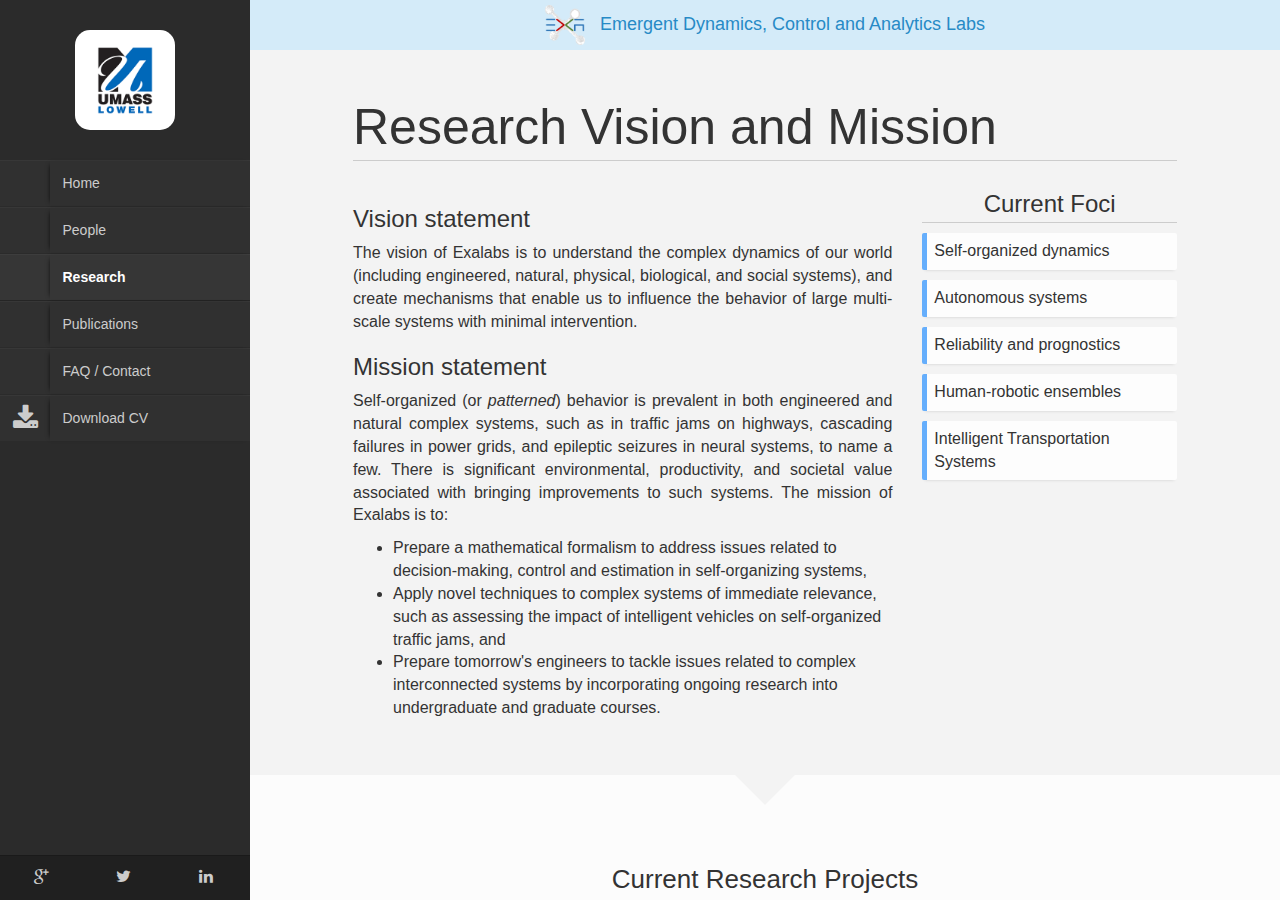
<file: research.html>
<!DOCTYPE html>
<html lang="en">
    <head>
		
		<!-- Global site tag (gtag.js) - Google Analytics -->
<script async src="https://www.googletagmanager.com/gtag/js?id=UA-127424798-1"></script>
<script>
  window.dataLayer = window.dataLayer || [];
  function gtag(){dataLayer.push(arguments);}
  gtag('js', new Date());

  gtag('config', 'UA-127424798-1');
</script>

		
        <title>Exalabs - Research</title>
        <meta http-equiv="Content-Type" content="text/html; charset=UTF-8">
        <meta name="author" content="owwwlab.com">
        <meta name="viewport" content="width=device-width, initial-scale=1, maximum-scale=1">
        
        <meta name="description" content="A theme for faculty profile page" />
        <meta name="keywords" content="faculty profile, theme,css, html, jquery, transition, transform, 3d, css3" />

        <link rel="shortcut icon" href="../favicon.ico">

        <!--CSS styles-->
        <link rel="stylesheet" href="css/bootstrap.css">
        <link rel="stylesheet" href="css/font-awesome.min.css">  
        <link rel="stylesheet" href="css/perfect-scrollbar-0.4.5.min.css">
        <link rel="stylesheet" href="css/magnific-popup.css">
        <link rel="stylesheet" href="css/style.css">
        <link id="theme-style" rel="stylesheet" href="css/styles/default.css">

        
        <!--/CSS styles-->
        <!--Javascript files-->
        <script type="text/javascript" src="js/jquery-1.10.2.js"></script>
        <script type="text/javascript" src="js/TweenMax.min.js"></script>
        <script type="text/javascript" src="js/jquery.touchSwipe.min.js"></script>
        <script type="text/javascript" src="js/jquery.carouFredSel-6.2.1-packed.js"></script>
        
        <script type="text/javascript" src="js/modernizr.custom.63321.js"></script>
        <script type="text/javascript" src="js/jquery.dropdownit.js"></script>

        <script type="text/javascript" src="js/jquery.stellar.min.js"></script>
        <script type="text/javascript" src="js/ScrollToPlugin.min.js"></script>

        <script type="text/javascript" src="js/bootstrap.min.js"></script>

        <script type="text/javascript" src="js/jquery.mixitup.min.js"></script>

        <script type="text/javascript" src="js/masonry.min.js"></script>

        <script type="text/javascript" src="js/perfect-scrollbar-0.4.5.with-mousewheel.min.js"></script>

        <script type="text/javascript" src="js/magnific-popup.js"></script>
        <script type="text/javascript" src="js/custom.js"></script>

        <!--/Javascript files-->

    </head>
    <body>
        <div id="wrapper">
            <a href="#sidebar" class="mobilemenu"><i class="icon-reorder"></i></a>

            <div id="sidebar">
                <div id="main-nav">
                    <div id="nav-container">
                        <div id="profile" class="clearfix">
                            <div class="portrait hidden-xs" style="cursor: pointer;" onclick="window.location='http://www.uml.edu';"></div>
                            <!--<div class="title">
                            	<img src="./img/wsu_logo_name.png" width=80% />
                            </div>-->
                             
                        </div>
                        <ul id="navigation">
                            <li>
                              <a href="index.html">
                                <!--<div class="icon icon-picture"></div>-->
                                <div class="text">Home</div>
                              </a>
                            </li> 
                            
							<li>
                              <a href="people.html">
                                <!---<div class="icon icon-group"></div>-->
                                <div class="text">People</div>
                              </a>
                            </li> 
                            
                            <li class="currentmenu">
                              <a href="research.html">
                                <!--<div class="icon icon-book"></div>-->
                                <div class="text">Research</div>
                              </a>
                            </li> 
                            
                            <li>
                              <a href="publication.html">
                                <!--<div class="icon icon-edit"></div>-->
                                <div class="text">Publications</div>
                              </a>
                            </li> 

                            <!--<li>
                              <a href="teaching.html">
                                <div class="icon icon-time"></div>
                                <div class="text">Teaching</div>
                              </a>
                            </li>-->

                            <!--<li>
                              <a href="gallery.html">
                                <div class="icon icon-group"></div>
                                <div class="text">Research Team</div>
                              </a>
                            </li>-->

                            <li>
                              <a href="contact.html">
                                  <!--<div class="icon icon-envelope-alt"></div>-->
                                  <div class="text">FAQ / Contact</div>
                              </a>
                            </li>

                            <li>
                              <a href="cv.pdf">
                                  <div class="icon icon-download-alt"></div>
                                  <div class="text">Download CV</div>
                              </a>
                            </li>
                        </ul>
                    </div>        
                </div>
                
                <div class="social-icons">
                    <ul>
                        <li><a href="http://scholar.google.com/citations?user=MYppaogAAAAJ&hl=en&oi=ao"><i class="icon-google-plus"></i></a></li>
                        <li><a href="https://twitter.com/exalabs_uml"><i class="icon-twitter"></i></a></li>
                        <li><a href="http://www.linkedin.com/in/kjerath/"><i class="icon-linkedin"></i></a></li>
                    </ul>
                </div>    
            </div>
            
            <div id="main">
            
                <div id="research" class="page">
                	<header class="main-header"><img src="./img/exalabs_website_logo_v5.png" height="40px"/> <span style="padding-left:10px">Emergent Dynamics, Control and Analytics Labs</span></header>
                    <div class="pageheader">
                      <div class="headercontent">
                        <div class="section-container">
                              <h2 class="title">Research Vision and Mission</h2>
                              <div class="row">
                                    <div class="col-md-8">
                                    <h3>Vision statement</h3>
                                    <p style="text-align:justify">The vision of Exalabs is to understand the complex dynamics of our world (including engineered, natural, physical, biological, and social systems), and create mechanisms that enable us to influence the behavior of large multi-scale systems with minimal intervention. </p>
                                    <h3>Mission statement</h3>                                       
                                      <p style="text-align:justify">Self-organized (or <em>patterned</em>) behavior is prevalent in both engineered and natural complex systems, such as in traffic jams on highways, cascading failures in power grids, and epileptic seizures in neural systems, to name a few. <!--In such systems, the dynamics of an ensemble or a ‘large’ number of interacting agents tend to exhibit patterns at a spatial and/or temporal scale which is larger than the scale associated with a single agent.--> There is significant environmental, productivity, and societal value associated with bringing improvements to such systems. The mission of Exalabs is to:
                                      <ul>
                                        <li>Prepare a mathematical formalism to address issues related to decision-making, control and estimation in self-organizing systems,</li>
                                        <li>Apply novel techniques to complex systems of immediate relevance, such as assessing the impact of intelligent vehicles on self-organized traffic jams, and</li>
                                      <li>Prepare tomorrow's engineers to tackle issues related to complex interconnected systems by incorporating ongoing research into undergraduate and graduate courses.</li>
                                      </ul>
                                      </p>
                                    </div>
                                <div class="col-md-4">
                                        <div class="subtitle text-center">
                                          <h3>Current Foci</h3>
                                        </div>
                                    <ul class="ul-boxed list-unstyled">
                                      <li>Self-organized dynamics</li>
                                      <li>Autonomous systems</li>
                                      <li>Reliability and prognostics</li>
                                      <li>Human-robotic ensembles</li>
                                      <li>Intelligent Transportation Systems</li>
                                    </ul>
                                  </div>
                                </div>
                            </div>
                        </div>
                    </div>

<!--                    <div class="pagecontents">
                        <div class="section color-1">
                            <div class="section-container">
                                <div class="title text-center">
                                    <h3>Laboratory Personel</h3>
                                </div>
                                <div class="row">
                                    <div class="col-md-6">
                                        
                                        <div id="labp-heads-wrap">
                                            
                                            <div id="lab-carousel">
                                                <div><img alt="image" src="img/lab/120x120.png" width="120" height="120" class="img-circle lab-img" /></div>
                                                <div><img alt="image" src="img/lab/120x120.png" width="120" height="120" class="img-circle lab-img" /></div>
                                                <div><img alt="image" src="img/lab/120x120.png" width="120" height="120" class="img-circle lab-img" /></div>
                                                <div><img alt="image" src="img/lab/120x120.png" width="120" height="120" class="img-circle lab-img" /></div>
                                                <div><img alt="image" src="img/lab/120x120.png" width="120" height="120" class="img-circle lab-img" /></div>
                                                <div><img alt="image" src="img/lab/120x120.png" width="120" height="120" class="img-circle lab-img" /></div>
                                            </div>
                                            <div>
                                                <a href="#" id="prev"><i class="icon-chevron-sign-left"></i></a>
                                                <a href="#" id="next"><i class="icon-chevron-sign-right"></i></a>
                                            </div>
                                        </div>

                                        <div id="lab-details">
                                            <div>
                                                <h3>David A. Doe</h3>
                                                <h4>Postdoctoral fellow</h4>
                                                <a href="#" class="btn btn-info">+ Follow</a>
                                            </div>
                                            <div>
                                                <h3>James Doe</h3>
                                                <h4>Postdoctoral fellow</h4>
                                                <a href="#" class="btn btn-info">+ Follow</a>
                                            </div>
                                            <div>
                                                <h3>Nadja Sriram</h3>
                                                <h4>Postdoctoral fellow</h4>
                                                <a href="#" class="btn btn-info">+ Follow</a>
                                            </div>
                                            <div>
                                                <h3>Davide Doe</h3>
                                                <h4>Research Assistant</h4>
                                                <a href="#" class="btn btn-info">+ Follow</a>
                                            </div>
                                            <div>
                                                <h3>Pauline Doe</h3>
                                                <h4>Summer Intern</h4>
                                                <a href="#" class="btn btn-info">+ Follow</a>
                                            </div>
                                            <div>
                                                <h3>James Doe</h3>
                                                <h4>Postdoctoral fellow</h4>
                                                <a href="#" class="btn btn-info">+ Follow</a>
                                            </div>
                                        </div>
                                    </div>
                                    <div class="col-md-6">
                                        <h3>Great lab Personel!</h3>
                                        <p>Lorem ipsum dolor sit amet, consectetur adipisicing elit, sed do eiusmod tempor incididunt ut labore et dolore magna aliqua. Ut enim ad minim veniam, quis nostrud exercitation ullamco laboris nisi ut aliquip ex ea commodo consequat. Duis aute irure dolor in reprehenderit in voluptate velit esse cillum dolore eu fugiat nulla pariatur. Excepteur sint occaecat cupidatat non proident, sunt in culpa qui officia deserunt mollit anim id est laborum.</p>
                                        <p>Lorem ipsum dolor sit amet, consectetur adipisicing elit, sed do eiusmod tempor incididunt ut labore et dolore magna aliqua. Ut enim ad minim veniam, quis nostrud exercitation ullamco laboris nisi ut aliquip ex ea commodo consequat. Duis aute irure dolor.</p>
                                    </div>
                                </div>
                            </div>
                        </div>
-->
                        
                        <div class="section color-1">
                            <div class="section-container">                              
                                <div class="row">
                                    <div class="col-md-10 col-md-offset-1">
                                        <div class="title text-center">
                                          <h3>Current Research Projects</h3>
                                        </div>
                                        <ul class="ul-withdetails">
                                            <li>
                                                <div class="row">
                                                    <div class="col-sm-4 col-md-3">
                                                        <div class="image">
                                                            <img alt="image" src="img/projects/MAS.jpg" class="img-responsive">
                                                            <div class="imageoverlay">
                                                                <i class="icon icon-search"></i>
                                                            </div>

                                                        </div>
                                                    </div>
                                                    <div class="col-sm-8 col-md-9">
                                                        <div class="meta">
                                                          <h3>Spatial dependence of agent influence in complex systems</h3>
                                                          <p>Identifying spatial regions where agents can influence macroscopic behavior</p>
                                                      </div>
                                                    </div>
                                                </div>
                                                <div class="details">
                                                    <p style="text-align:justify">The goal of this project is to determine an analytical relationship between the ability of an agent to influence the self-organizing behavior of a complex system, and its location in state space. The problem is approached by studying the local controllability of a reduced-order linearized system that is indicative of the self-organized behavior exhibited large-scale complex systems. This technique has been demonstrated numerically for a simple stop-and-go wave in traffic, while analytical relationships are being developed for the N-coupled oscillators problem.
                                                </div>
                                            </li>    
                                            
                                            <li>
                                                <div class="row">
                                                    <div class="col-sm-4 col-md-3">
                                                        <div class="image">
                                                            <img alt="image" src="img/projects/ConnectedVehicles_USDOT.jpg" class="img-responsive">
                                                            <div class="imageoverlay">
                                                                <i class="icon icon-search"></i>
                                                            </div>

                                                        </div>
                                                    </div>
                                                    <div class="col-sm-8 col-md-9">
                                                        <div class="meta">
                                                          <h3>Influential subspaces of connected vehicles</h3>
                                                          <p>Finding spatial regions where connected vehicles can positively influence traffic flow</p>
                                                      </div>
                                                    </div>
                                                </div>
                                                <div class="details">
                                                    <p style="text-align:justify">This project addresses the problem by identifying appropriate regions of the state space within which the control efforts exerted by a small set of agents can influence the self-organized dynamics of the ensemble. The problem is considered in the context of the ability of a small set of connected vehicles to affect the self-organized traffic jam dynamics. The methodologies adopted in this approach make use of the kinematic wave theory of traffic flow and the notion of controllability to present the novel concepts of influential subspaces and the null and event horizons. Results indicate that there exists a strong spatial dependence that governs an agent's ability to influence the self-organized dynamics of large-scale multi-agent systems. Specifically, under certain simplifying assumptions, the results indicate that connected vehicles must be able to communicate over a span of a few kilometers in order to impact traffic jam dynamics.</p>                                                    
<img height="auto"; width=100% src="./img/projects/Influential_subspaces_of_connected_vehicles.png">
<p style="font-style:italic">Vehicles in region 1 are too far away to impact the traffic jam, and vehicles in region 3 are too close. A vehicle in region 2 is in its influential subspace, and its control actions can impact the jam evolution.</p>                                                
                                                </div>
                                            </li>                                               
                                            
                                            <li>
                                                <div class="row">
                                                    <div class="col-sm-4 col-md-3">
                                                        <div class="image">
                                                            <img alt="image" src="img/projects/CruiseControl.jpg"  class="img-responsive">
                                                            <div class="imageoverlay">
                                                                <i class="icon icon-search"></i>
                                                            </div>

                                                        </div>
                                                    </div>
                                                    <div class="col-sm-8 col-md-9">
                                                        <div class="meta">
                                                            <h3>Effect of Adaptive Cruise Control on traffic flows</h3>
                                                            <p>Bringing statistical mechanics-inspired thinking to traffic flow analysis</p>
                                                        </div>
                                                    </div>
                                                </div>
                                                <div class="details">
                                                    <p style="text-align:justify">As adaptive cruise control (ACC) technologies improve and make way into the mainstream vehicle market, it becomes necessary to study the impact of the interaction between ACC and human-driven vehicles on traffic flow. This project studies the impact of adaptive cruise control (ACC) algorithms on the formation of self-organizing traffic jams in medium-to-high density highway traffic. Currently, models of human and ACC driving behaviors are used within a master equation framework to model the traffic jams at mesoscopic scale. Further, mean field theory is used to reduce the probabilistic traffic jam dynamics to deterministic vehicle cluster or aggregate dynamics. Current work suggests that ACC results in higher traffic flows at the cost of increased susceptibility to congestion. </p>
                                                    <img height="auto"; width=100%; src="./img/projects/Effects_of_ACC_penetration.jpg"/>
													<p style="font-style:italic">Analytical results (red dashed line) show that jams only form at higher densities as ACC penetration increases. Results from the Monte Carlo simulations agree with the analytical results. Contours indicate number of simulations (out of 1000) that resulted in a vehicular cluster (self-organized traffic jam). </p> 
                                                </div>
                                            </li>
                                                                                        
                                            <li>
                                                <div class="row">
                                                    <div class="col-sm-4 col-md-3">
                                                        <div class="image">
                                                            <img alt="image" src="img/projects/Reliability_CarBreakdown_square.jpg"  class="img-responsive">
                                                            <div class="imageoverlay">
                                                                <i class="icon icon-search"></i>
                                                            </div>

                                                        </div>
                                                    </div>
                                                    <div class="col-sm-8 col-md-9">
                                                        <div class="meta">
                                                            <h3>Reliability modeling and failure analysis in complex systems</h3>
                                                            <p>Data-driven stochastic modeling of reliability of interconnected systems</p>
                                                        </div>
                                                    </div>
                                                </div>
                                                <div class="details">
                                                    <p style="text-align:justify">Complex interconnected systems, such as transit buses and intelligent vehicles, are increasingly being manufactured with a large number of interacting components or subsystems. These components may interact with each other in ways that render the use of traditional analysis methods, such as Fault Trees (FTs) and Reliability Block Diagrams (RBDs), intractable or inefficient. This project assesses alternative data-driven techniques, such as Hidden Markov Models (HMMs), which may be more adept at handling complex systems. The Hidden Markov Modeling approach has been used to generate a stochastic reliability model for transit buses, which, along with the concept of ergodicity, can be used to determine the existence of component or subsystem dependencies in a complex system.</p>
                                                </div>
                                            </li>
                                            <li>
                                                <div class="row">
                                                    <div class="col-sm-4 col-md-3">
                                                        <div class="image">
                                                            <img alt="image" src="img/projects/UAVSensors_square.jpg"  class="img-responsive">
                                                            <div class="imageoverlay">
                                                                <i class="icon icon-search"></i>
                                                            </div>

                                                        </div>
                                                    </div>
                                                    <div class="col-sm-8 col-md-9">
                                                        <div class="meta">
                                                            <h3>Sensor effects on system performance</h3>
                                                            <p>Identifying impact of sensor capabilities on system performance metrics</p>
                                                        </div>
                                                    </div>
                                                </div>
                                                <div class="details">
                                                    <p style="text-align:justify">The proliferation of low-cost sensors has resulted in significant interest in the effects of such sensors on system performance. The goal of this project is to study the effect of sensor specifications and noise models on the performance of systems, such as the mission endurance of unmanned aerial vehicles and tracking accuracy of ground vehicles. Current approaches tackle these problems in the framework of Monte Carlo simulations, but upcoming work seeks to generate analytical results to address these issues.</p>
                                                    <img height="auto" width=100% src="./img/projects/quadrotor_virtual_sim.png"/>
<p style="font-style:italic">Simulations in photo-realistic virtual environments help test the role of sensors and sensing equipment specifications on UAV mission capabilities.</p>                          
      
                                                </div>
                                            </li>
<!---                                            <li>
                                                <div class="row">
                                                    <div class="col-sm-4 col-md-3">
                                                        <div class="image">
                                                            <img alt="image" src="img/lab/400x400.png"  class="img-responsive">
                                                            <div class="imageoverlay">
                                                                <i class="icon icon-search"></i>
                                                            </div>

                                                        </div>
                                                    </div>
                                                    <div class="col-sm-8 col-md-9">
                                                        <div class="meta">
                                                            <h3>Title of Preject</h3>
                                                            <p>Very short description of the project.</p>
                                                        </div>
                                                    </div>
                                                </div>
                                                <div class="details">
                                                    <p>Lorem ipsum dolor sit amet, consectetur adipisicing elit, sed do eiusmod tempor incididunt ut labore et dolore magna aliqua. Ut enim ad minim veniam, quis nostrud exercitation ullamco laboris nisi ut aliquip ex ea commodo consequat. Duis aute irure dolor in reprehenderit in voluptate velit esse cillum dolore eu fugiat nulla pariatur. Excepteur sint occaecat cupidatat non proident, sunt in culpa qui officia deserunt mollit anim id est laborum.</p>
                                                    <p>Lorem ipsum dolor sit amet, consectetur adipisicing elit, sed do eiusmod tempor incididunt ut labore et dolore magna aliqua. Ut enim ad minim veniam, quis nostrud exercitation ullamco laboris nisi ut aliquip ex ea commodo consequat. Duis aute irure dolor in reprehenderit in voluptate velit esse cillum dolore eu fugiat nulla pariatur. Excepteur sint occaecat cupidatat non proident, sunt in culpa qui officia deserunt mollit anim id est laborum.</p>
                                                    <p>Lorem ipsum dolor sit amet, consectetur adipisicing elit, sed do eiusmod tempor incididunt ut labore et dolore magna aliqua. Ut enim ad minim veniam, quis nostrud exercitation ullamco laboris nisi ut aliquip ex ea commodo consequat. Duis aute irure dolor in reprehenderit in voluptate velit esse cillum dolore eu fugiat nulla pariatur. Excepteur sint occaecat cupidatat non proident, sunt in culpa qui officia deserunt mollit anim id est laborum.</p>
                                                </div>
                                            </li>
                                            <li>
                                                <div class="row">
                                                    <div class="col-sm-4 col-md-3">
                                                        <div class="image">
                                                            <img alt="image" src="img/lab/400x400.png"  class="img-responsive">
                                                            <div class="imageoverlay">
                                                                <i class="icon icon-search"></i>
                                                            </div>

                                                        </div>
                                                    </div>
                                                    <div class="col-sm-8 col-md-9">
                                                        <div class="meta">
                                                            <h3>Title of Preject</h3>
                                                            <p>Very short description of the project.</p>
                                                        </div>
                                                    </div>
                                                </div>
                                                <div class="details">
                                                    <p>Lorem ipsum dolor sit amet, consectetur adipisicing elit, sed do eiusmod tempor incididunt ut labore et dolore magna aliqua. Ut enim ad minim veniam, quis nostrud exercitation ullamco laboris nisi ut aliquip ex ea commodo consequat. Duis aute irure dolor in reprehenderit in voluptate velit esse cillum dolore eu fugiat nulla pariatur. Excepteur sint occaecat cupidatat non proident, sunt in culpa qui officia deserunt mollit anim id est laborum.</p>
                                                    <p>Lorem ipsum dolor sit amet, consectetur adipisicing elit, sed do eiusmod tempor incididunt ut labore et dolore magna aliqua. Ut enim ad minim veniam, quis nostrud exercitation ullamco laboris nisi ut aliquip ex ea commodo consequat. Duis aute irure dolor in reprehenderit in voluptate velit esse cillum dolore eu fugiat nulla pariatur. Excepteur sint occaecat cupidatat non proident, sunt in culpa qui officia deserunt mollit anim id est laborum.</p>
                                                    <p>Lorem ipsum dolor sit amet, consectetur adipisicing elit, sed do eiusmod tempor incididunt ut labore et dolore magna aliqua. Ut enim ad minim veniam, quis nostrud exercitation ullamco laboris nisi ut aliquip ex ea commodo consequat. Duis aute irure dolor in reprehenderit in voluptate velit esse cillum dolore eu fugiat nulla pariatur. Excepteur sint occaecat cupidatat non proident, sunt in culpa qui officia deserunt mollit anim id est laborum.</p>
                                                </div>
                                            </li>
                                            <li>
                                                <div class="row">
                                                    <div class="col-sm-4 col-md-3">
                                                        <div class="image">
                                                            <img alt="image" src="img/lab/400x400.png"  class="img-responsive">
                                                            <div class="imageoverlay">
                                                                <i class="icon icon-search"></i>
                                                            </div>

                                                        </div>
                                                    </div>
                                                    <div class="col-sm-8 col-md-9">
                                                        <div class="meta">
                                                            <h3>Title of Preject</h3>
                                                            <p>Very short description of the project.</p>
                                                        </div>
                                                    </div>
                                                </div>
                                                <div class="details">
                                                    <p>Lorem ipsum dolor sit amet, consectetur adipisicing elit, sed do eiusmod tempor incididunt ut labore et dolore magna aliqua. Ut enim ad minim veniam, quis nostrud exercitation ullamco laboris nisi ut aliquip ex ea commodo consequat. Duis aute irure dolor in reprehenderit in voluptate velit esse cillum dolore eu fugiat nulla pariatur. Excepteur sint occaecat cupidatat non proident, sunt in culpa qui officia deserunt mollit anim id est laborum.</p>
                                                    <p>Lorem ipsum dolor sit amet, consectetur adipisicing elit, sed do eiusmod tempor incididunt ut labore et dolore magna aliqua. Ut enim ad minim veniam, quis nostrud exercitation ullamco laboris nisi ut aliquip ex ea commodo consequat. Duis aute irure dolor in reprehenderit in voluptate velit esse cillum dolore eu fugiat nulla pariatur. Excepteur sint occaecat cupidatat non proident, sunt in culpa qui officia deserunt mollit anim id est laborum.</p>
                                                    <p>Lorem ipsum dolor sit amet, consectetur adipisicing elit, sed do eiusmod tempor incididunt ut labore et dolore magna aliqua. Ut enim ad minim veniam, quis nostrud exercitation ullamco laboris nisi ut aliquip ex ea commodo consequat. Duis aute irure dolor in reprehenderit in voluptate velit esse cillum dolore eu fugiat nulla pariatur. Excepteur sint occaecat cupidatat non proident, sunt in culpa qui officia deserunt mollit anim id est laborum.</p>
                                                </div>
                                            </li> -->
                                            
                                        </ul>
                                    </div>
                                </div>
                            </div>
                        </div>    
                    </div>
                </div>
            </div>
        </div>
    </body>
</html>
</file>
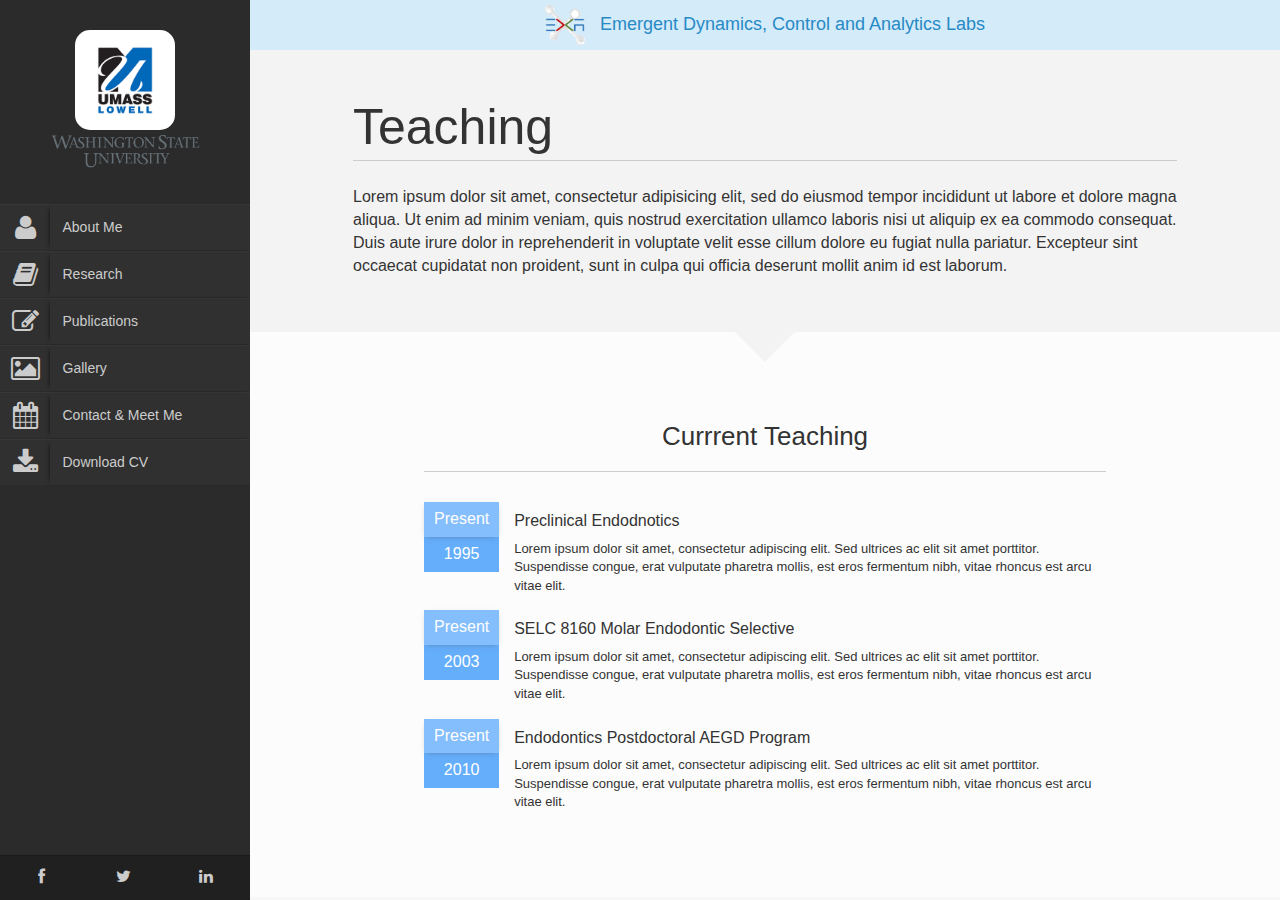
<file: teaching.html>
<!DOCTYPE html>
<html lang="en">
    <head>
        <title>Faculty-Responsive university staff personal page</title>
        <meta http-equiv="Content-Type" content="text/html; charset=UTF-8">
        <meta name="author" content="owwwlab.com">
        <meta name="viewport" content="width=device-width, initial-scale=1, maximum-scale=1">
        
        <meta name="description" content="A theme for faculty profile page" />
        <meta name="keywords" content="faculty profile, theme,css, html, jquery, transition, transform, 3d, css3" />

        <link rel="shortcut icon" href="../favicon.ico">

        <!--CSS styles-->
        <link rel="stylesheet" href="css/bootstrap.css">
        <link rel="stylesheet" href="css/font-awesome.min.css">  
        <link rel="stylesheet" href="css/perfect-scrollbar-0.4.5.min.css">
        <link rel="stylesheet" href="css/magnific-popup.css">
        <link rel="stylesheet" href="css/style.css">
        <link id="theme-style" rel="stylesheet" href="css/styles/default.css">

        
        <!--/CSS styles-->
        <!--Javascript files-->
        <script type="text/javascript" src="js/jquery-1.10.2.js"></script>
        <script type="text/javascript" src="js/TweenMax.min.js"></script>
        <script type="text/javascript" src="js/jquery.touchSwipe.min.js"></script>
        <script type="text/javascript" src="js/jquery.carouFredSel-6.2.1-packed.js"></script>
        
        <script type="text/javascript" src="js/modernizr.custom.63321.js"></script>
        <script type="text/javascript" src="js/jquery.dropdownit.js"></script>

        <script type="text/javascript" src="js/jquery.stellar.min.js"></script>
        <script type="text/javascript" src="js/ScrollToPlugin.min.js"></script>

        <script type="text/javascript" src="js/bootstrap.min.js"></script>

        <script type="text/javascript" src="js/jquery.mixitup.min.js"></script>

        <script type="text/javascript" src="js/masonry.min.js"></script>

        <script type="text/javascript" src="js/perfect-scrollbar-0.4.5.with-mousewheel.min.js"></script>

        <script type="text/javascript" src="js/magnific-popup.js"></script>
        <script type="text/javascript" src="js/custom.js"></script>

        <!--/Javascript files-->

    </head>
    <body>

        <div id="wrapper">
            <a href="#sidebar" class="mobilemenu"><i class="icon-reorder"></i></a>

            <div id="sidebar">
                <div id="main-nav">
                    <div id="nav-container">
                        <div id="profile" class="clearfix">
                            <div class="portrait hidden-xs"></div>
                            <div class="title">
                                <img src="./img/wsu_logo_name.png" width=70% />
                            </div>
                            
                        </div>
                        <ul id="navigation">
                            <li>
                              <a href="index.html">
                                <div class="icon icon-user"></div>
                                <div class="text">About Me</div>
                              </a>
                            </li>  
                            
                            <li>
                              <a href="research.html">
                                <div class="icon icon-book"></div>
                                <div class="text">Research</div>
                              </a>
                            </li> 
                            
                            <li>
                              <a href="publication.html">
                                <div class="icon icon-edit"></div>
                                <div class="text">Publications</div>
                              </a>
                            </li> 

                            <!--<li class="currentmenu">
                              <a href="teaching.html">
                                <div class="icon icon-time"></div>
                                <div class="text">Teaching</div>
                              </a>
                            </li>-->

                            <li>
                              <a href="gallery.html">
                                <div class="icon icon-picture"></div>
                                <div class="text">Gallery</div>
                              </a>
                            </li>

                            <li>
                              <a href="contact.html">
                                  <div class="icon icon-calendar"></div>
                                  <div class="text">Contact & Meet Me</div>
                              </a>
                            </li>

                            <li>
                              <a href="cv.pdf">
                                  <div class="icon icon-download-alt"></div>
                                  <div class="text">Download CV</div>
                              </a>
                            </li>
                        </ul>
                    </div>        
                </div>
                
                <div class="social-icons">
                    <ul>
                        <li><a href="#"><i class="icon-facebook"></i></a></li>
                        <li><a href="#"><i class="icon-twitter"></i></a></li>
                        <li><a href="#"><i class="icon-linkedin"></i></a></li>
                    </ul>
                </div>    
            </div>

            <div id="main">
            
                <div id="teaching" class="page">
                <header class="main-header"><img src="./img/exalabs_website_logo_v5.png" height="40px"/> <span style="padding-left:10px">Emergent Dynamics, Control and Analytics Labs</span></header>
                    <div class="pageheader">
                        <div class="headercontent">
                            <div class="section-container">
                                
                                <h2 class="title">Teaching</h2>
                                
                                <div class="row">
                                    <div class="col-md-12">
                                        <p>Lorem ipsum dolor sit amet, consectetur adipisicing elit, sed do eiusmod tempor incididunt ut labore et dolore magna aliqua. Ut enim ad minim veniam, quis nostrud exercitation ullamco laboris nisi ut aliquip ex ea commodo consequat. Duis aute irure dolor in reprehenderit in voluptate velit esse cillum dolore eu fugiat nulla pariatur. Excepteur sint occaecat cupidatat non proident, sunt in culpa qui officia deserunt mollit anim id est laborum.</p>                                                   
                                    </div>
                                </div>
                            </div>
                        </div>
                    </div>
                    <div class="pagecontents">
                        <div class="section color-1">
                            <div class="section-container">
                                <div class="row">
                                    <div class="col-md-10 col-md-offset-1">
                                        <div class="title text-center">
                                            <h3>Currrent Teaching</h3>
                                        </div>
                                        <ul class="ul-dates">
                                            <li>
                                                <div class="dates">
                                                    <span>Present</span>
                                                    <span>1995</span>
                                                </div>
                                                <div class="content">
                                                    <h4>Preclinical Endodnotics</h4>
                                                    <p>Lorem ipsum dolor sit amet, consectetur adipiscing elit. Sed ultrices ac elit sit amet porttitor. Suspendisse congue, erat vulputate pharetra mollis, est eros fermentum nibh, vitae rhoncus est arcu vitae elit.</p>
                                                </div>
                                            </li>
                                            <li>
                                                <div class="dates">
                                                    <span>Present</span>
                                                    <span>2003</span>
                                                </div>
                                                <div class="content">
                                                    <h4>SELC 8160 Molar Endodontic Selective</h4>
                                                    <p>Lorem ipsum dolor sit amet, consectetur adipiscing elit. Sed ultrices ac elit sit amet porttitor. Suspendisse congue, erat vulputate pharetra mollis, est eros fermentum nibh, vitae rhoncus est arcu vitae elit.</p>
                                                </div>
                                            </li>
                                            <li>
                                                <div class="dates">
                                                    <span>Present</span>
                                                    <span>2010</span>
                                                </div>
                                                <div class="content">
                                                    <h4>Endodontics Postdoctoral AEGD Program</h4>
                                                    <p>Lorem ipsum dolor sit amet, consectetur adipiscing elit. Sed ultrices ac elit sit amet porttitor. Suspendisse congue, erat vulputate pharetra mollis, est eros fermentum nibh, vitae rhoncus est arcu vitae elit.</p>
                                                </div>
                                            </li>
                                        </ul>
                                    </div>
                                </div>
                            </div>
                        </div>
                        <div class="section color-2">
                            <div class="section-container">
                                <div class="row">
                                    <div class="col-md-10 col-md-offset-1">
                                        <div class="title text-center">
                                            <h3>Teaching History</h3>
                                        </div>
                                        <ul class="ul-dates-gray">
                                            <li>
                                                <div class="dates">
                                                    <span>1997</span>
                                                    <span>1995</span>
                                                </div>
                                                <div class="content">
                                                    <h4>Preclinical Endodnotics</h4>
                                                    <p>Lorem ipsum dolor sit amet, consectetur adipiscing elit. Sed ultrices ac elit sit amet porttitor. Suspendisse congue, erat vulputate pharetra mollis, est eros fermentum nibh, vitae rhoncus est arcu vitae elit.</p>
                                                </div>
                                            </li>
                                            <li>
                                                <div class="dates">
                                                    <span>2005</span>
                                                    <span>2003</span>
                                                </div>
                                                <div class="content">
                                                    <h4>SELC 8160 Molar Endodontic Selective</h4>
                                                    <p>Lorem ipsum dolor sit amet, consectetur adipiscing elit. Sed ultrices ac elit sit amet porttitor. Suspendisse congue, erat vulputate pharetra mollis, est eros fermentum nibh, vitae rhoncus est arcu vitae elit.</p>
                                                </div>
                                            </li>
                                            <li>
                                                <div class="dates">
                                                    <span>2011</span>
                                                    <span>2010</span>
                                                </div>
                                                <div class="content">
                                                    <h4>Endodontics Postdoctoral AEGD Program</h4>
                                                    <p>Lorem ipsum dolor sit amet, consectetur adipiscing elit. Sed ultrices ac elit sit amet porttitor. Suspendisse congue, erat vulputate pharetra mollis, est eros fermentum nibh, vitae rhoncus est arcu vitae elit.</p>
                                                </div>
                                            </li>
                                            <li>
                                                <div class="dates">
                                                    <span>2011</span>
                                                    <span>2010</span>
                                                </div>
                                                <div class="content">
                                                    <h4>Endodontics Postdoctoral AEGD Program</h4>
                                                    <p>Lorem ipsum dolor sit amet, consectetur adipiscing elit. Sed ultrices ac elit sit amet porttitor. Suspendisse congue, erat vulputate pharetra mollis, est eros fermentum nibh, vitae rhoncus est arcu vitae elit.</p>
                                                </div>
                                            </li>
                                            <li>
                                                <div class="dates">
                                                    <span>2011</span>
                                                    <span>2010</span>
                                                </div>
                                                <div class="content">
                                                    <h4>Endodontics Postdoctoral AEGD Program</h4>
                                                    <p>Lorem ipsum dolor sit amet, consectetur adipiscing elit. Sed ultrices ac elit sit amet porttitor. Suspendisse congue, erat vulputate pharetra mollis, est eros fermentum nibh, vitae rhoncus est arcu vitae elit.</p>
                                                </div>
                                            </li>
                                        </ul>
                                    </div>
                                </div>
                                    
                            </div>
                        </div>
                    </div>
                </div>
                
            </div>
        </div>
    </body>
</html>
</file>
<file: css/style.css>
﻿/* General styles
 **************************************************/
@font-face {
	font-family: 'Lato';
	font-style: normal;
	font-weight: 400;
	src: local('Lato Regular'), local('Lato-Regular'), url(https://themes.googleusercontent.com/static/fonts/lato/v6/9k-RPmcnxYEPm8CNFsH2gg.woff) format('woff');
}

@font-face {
	font-family: 'Lato';
	font-style: normal;
	font-weight: 300;
	src: local('Lato Light'), local('Lato-Light'), url(https://themes.googleusercontent.com/static/fonts/lato/v6/KT3KS9Aol4WfR6Vas8kNcg.woff) format('woff');
}

@font-face {
	font-family: 'Lato';
	font-style: normal;
	font-weight: 900;
	src: local('Lato Black'), local('Lato-Black'), url(https://themes.googleusercontent.com/static/fonts/lato/v6/BVtM30trf7q_jfqYeHfjtA.woff) format('woff');
}

@font-face {
	font-family: 'Lato';
	font-style: italic;
	font-weight: 400;
	src: local('Lato Italic'), local('Lato-Italic'), url(https://themes.googleusercontent.com/static/fonts/lato/v6/oUan5VrEkpzIazlUe5ieaA.woff) format('woff');
}

body {
	font-size: 16px;
	font-family: 'Lato', sans-serif;
	font-weight: 400;
	background: #4D4D4D;
}

a,a:hover,a:focus {
	text-decoration: none;
	outline: 0;
}

h1,h2,h3,h4,h5,h6,.h1,.h2,.h3,.h4,.h5,.h6 {
	font-family: "Lato", Helvetica, Arial, sans-serif;
	font-weight: 300;
}

/* mobile menu
 **************************************************/
.mobilemenu {
	position: fixed;
	top: 0px;
	left: 0;
	right: 0;
	z-index: 1002;
	font-size: 30px;
	padding: 2px 10px;
	background: #2b2b2b;
	display: block;
	width: 50px;
	height: 50px;
	color: #fff;
	display: none;
}

.mobilemenu:hover,.mobilemenu:focus {
	color: #fff;
}

/* layout
 **************************************************/
#main-nav {
	text-align: left;
	vertical-align: top;
	-webkit-user-select: none;
	-moz-user-select: none;
	-ms-user-select: none;
	user-select: none;
	width: 250px;
	background: #2b2b2b;
	position: absolute;
	left: 0;
	top: 0;
	bottom: 45px;
	overflow: hidden;
}

#main {
	position: absolute;
	left: 250px;
	right: 0;
	top: 0;
	bottom: 0;
	background: #fefefe;
	overflow: hidden;
}

.page {
	overflow: auto;
	position: absolute;
	top: 0;
	left: 0px;
	bottom: 0;
	width: 100%;
	background-color: #f7f7f7;
}

.home {
	left: 0px;
	z-index: 0;
	width: 100%;
}

#overlay {
	position: absolute;
	top: 0;
	left: 0px;
	bottom: 0;
	right: 0px;
	background-color: #000;
	-ms-filter: "progid:DXImageTransform.Microsoft.Alpha(Opacity=25)";
	filter: alpha(opacity=25);
	opacity: 0.25;
	display: none;
	z-index: 300;
	cursor: crosshair;
	cursor: url(../img/pointer.png), auto;
}

#runner {
	position: absolute;
	width: 30px;
	height: 20px;
	color: #fff;
	font-size: 20px;
	z-index: 2000;
}

.currentpage {
	-webkit-box-shadow: -2px 0 4px -2px rgba(0,0,0,.25);
	box-shadow: -2px 0 4px -2px rgba(0,0,0,.25);
}

/* sidebar
 **************************************************/
#nav-container {
	position: relative;
	padding-bottom: 75px;
	bottom: 0;
	height: 100%;
}
#profile_main {
	text-align: center;
	padding: 30px 10px;
	position: relative;
}

#profile_main .portrait {
	background-image: url("../img/personal/personal_image.jpg");
	width: 125px;
	margin: 0 auto;
	height: 125px;
	border-radius: 50%;

	-webkit-background-size: cover;
	-moz-background-size: cover;
	background-size: cover;
}

#profile_main .title h2 {
	font-size: 28px;
	font-weight: 300;
	color: #fff;
	margin: 20px 0 10px 0;
}

#profile_main .title h3 {
	font-size: 18px;
	font-weight: 300;
	color: #aaa;
	margin: 0px 0 10px 0;
}

#profile {
	text-align: center;
	padding: 30px 10px;
	position: relative;
}

#profile .portrait {
	background-image: url("../img/umass-lowell-white.png");
	width: 100px;
	margin: 0 auto;
	height: 100px;
	border-radius: 15%;

	-webkit-background-size: cover;
	-moz-background-size: cover;
	background-size: cover;
}

#profile .title h2 {
	font-size: 28px;
	font-weight: 300;
	color: #fff;
	margin: 20px 0 10px 0;
}

#profile .title h3 {
	font-size: 18px;
	font-weight: 300;
	color: #aaa;
	margin: 0px 0 10px 0;
}

ul#navigation {
	padding: 0;
	margin: 0;
}

ul#navigation li {
	display: block;
	float: none;
	clear: both;
	background: #303030;
	border-top: 1px solid #373737;
	border-bottom: 1px solid #2B2B2B;

	-webkit-transition: background 0.5s;
	-moz-transition: background 0.5s;
	-o-transition: background 0.5s;
	-ms-transition: background 0.5s;
	transition: background 0.5s;
}

ul#navigation li a {
	color: #ccc;
	font-size: 14px;
}

ul#navigation li:hover,ul#navigation li:focus {
	background: #363636;
}

ul#navigation li:hover a,ul#navigation li:focus a {
	color: #f7f7f7;
}

ul#navigation .currentmenu {
	font-weight: bold;
}

ul#navigation li.currentmenu a {
	color: #fff;
}

/*ul#navigation li.external:hover .icon, ul#navigation li.currentmenu .icon{
	color: #03cc85;
}*/

ul#navigation li.currentmenu {
	background: #363636;
	border-top: 1px solid #3d3d3d;
	border-bottom: 1px solid #252525;
}


ul#navigation li .text {
	padding-left: 5%;
	margin-left: 50px;
	line-height: 45px;

	-webkit-box-shadow: -3px 0 5px -4px #000;
	box-shadow: -3px 0 5px -4px #000;
}

ul#navigation li .icon {
	float: left;
	line-height: 45px;
	width: 50px;
	text-align: center;
	font-size: 27px;
}

.social-icons {
	position: absolute;
	bottom: 0;
	left: 0;
	width: 100%;
	background: #202020;
	border-top: 1px solid #1A1A1A;
	width: 250px;
	z-index: 2;
	height: 45px;
}

.social-icons ul {
	padding: 0;
	margin: 0;
	list-style: none;
}

.social-icons li {
	float: left;
	width: 33%;
	padding: 10px;
	text-align: center;
}

.social-icons a {
	color: #ccc;
}

.social-icons a:hover,.social-icons a:focus {
	color: #fff;
}

.social-icons i {
	font-size: 16px;
}

/* page specifics
 **************************************************/
.page-container {
	position: relative;
}

.main-header {
	background-color: #d4ebf9;
	color: #278ac6;
	text-align: center;
	font-size:large;
	font-weight:400;
	padding: 5px 0px 5px 0px;
}

.pageheader {
	background: #f3f3f3;
	position: relative;
	padding: 30px 0 45px 0;
}

.pageheader:after {
	top: 100%;
	border: solid transparent;
	content: " ";
	height: 0;
	width: 0;
	position: absolute;
	pointer-events: none;
	border-color: rgba(8, 4, 13, 0);
	border-top-color: #f3f3f3;
	border-width: 30px;
	left: 50%;
	margin-left: -30px;
	z-index: 1;
}

.headercontent .title {
	font-size: 50px;
	margin-bottom: 25px;
	border-bottom: 1px solid #ccc;
	padding-top: 0;
	padding-right: 0;
	padding-left: 0;
	padding-bottom: 5px;
}

.headercontent .subtitle {
	border-bottom: 1px solid #ccc;
	margin: 0 0 10px 0;
	padding: 5px 0;
}

.headercontent .subtitle h3 {
	margin: 0;
	padding: 0;
}

.page .section {
	padding: 70px 0;
	position: relative;
}

.section-container {
	padding: 0 10%;
}

.color-1 {
	background: #fcfcfc;
}

.color-2 {
	background: #f7f7f7;
}

.color-3 {
	background: #2c2c2d;
	color: #fff;
}

.color-4 {
	background: #000;
}

.section .title {
	border-bottom: 1px solid #ccc;
	margin: 0 0 30px 0;
	padding: 20px 0;
}

.section .title h3 {
	padding: 0;
	margin: 0;
	font-size: 26px;
}


.biothumb{position: relative;}
.biothumb .overlay{
	position: absolute;
	width: 100%;
	color:#fff;
	bottom: 0;
	background-color: black;
	background-color: rgba(0,0,0,0.5);
	padding:25px;
    float:  right;
}
.biothumb .overlay h1{
	font-size: 45px;
}


/*************************************************
 *  uls
 **************************************************/
.ul-bolded li {
	font-weight: bold;
}

.ul-boxed li {
	padding: 7px;
	background-color: #FdFdFd;
	margin-bottom: 10px;
	-webkit-box-shadow: 0px 3px 3px -3px #ccc;
	box-shadow: 0px 3px 3px -3px #ccc;
	border-radius: 2px;
	border-left: 5px solid;
}

/* ul-card
 **************************************************/
ul.ul-card {
	padding: 0;
	margin: 0;
	list-style: none;
}

ul.ul-card2 {
	padding: 0;
	margin: 0;
	list-style: none;
}

ul.ul-card-people {
	padding: 0;
	margin: 0;
	list-style: none;
}


ul.ul-card li {
	position: relative;
	padding: 50px 15px 20px 15px;
	background-color: #fff;
	margin-bottom: 15px;
	-webkit-box-shadow: 0px 3px 3px -3px #ccc;
	box-shadow: 0px 3px 3px -3px #ccc;
	border-radius: 3px;
	margin-left: 10px;
	color: #333;
}

ul.ul-card2 li {
	position: relative;
	padding: 20px 15px 20px 15px;
	background-color: rgba(255, 255, 255, 0.85);
	margin-bottom: 15px;
	-webkit-box-shadow: 0px 3px 3px -3px #ccc;
	box-shadow: 0px 3px 3px -3px #ccc;
	border-radius: 3px;
	margin-left: 10px;
	color: #333;
}

ul.ul-card-people li {
	position: relative;
	padding: 15px 15px 20px 80px;
	background-color: rgba(255, 255, 255, 0.85);
	margin-bottom: 15px;
	-webkit-box-shadow: 0px 3px 3px -3px #ccc;
	box-shadow: 0px 3px 3px -3px #ccc;
	border-radius: 3px;
	margin-left: 10px;
	color: #333;
}

ul.ul-card-people li .image-people{
	position: relative;
	padding: 0px 0px 0px 0px;
	margin-bottom: 0px;
	margin-top:0px;
	margin-left: -105px;
	color: #333;
}

img.imageProfile {
	max-height: 250px;
	float:left; 
	margin-right:20px;
}

img.imageResearch {
	max-height: 200px;
	text-align:center;
}

ul.ul-card li .dy {
	position: absolute;
	top: 10px;
	left: -10px;
	border-radius: 0px;
	padding: 0;
color: white;
}

ul.ul-card li .dy span {
	padding: 7px 10px;
	line-height: 30px;
	margin: 0;
}

/*ul.ul-card li .dy .degree {
	background-color: #03bb7a;
}*/

ul.ul-card li .dy .year {
	/*background-color: #03cc85;*/
	-webkit-box-shadow: -3px 0px 7px -3px rgba(68, 68, 68, 0.5);
	box-shadow: -3px 0px 7px -3px rgba(68, 68, 68, 0.5);
	margin-left: -3px !important;
}

ul.ul-card li .description p {
	font-size: 16px;
	margin: 0;
}

ul.ul-card li .description p.where {
	font-weight: 300;
	font-size: 14px;
}

ul.ul-card-people li .description p {
	font-size: 16px;
	margin: 0;
	margin-top: -110px;
	margin-left:30px;
}

ul.ul-card-people li .description p.where {
	font-weight: 300;
	font-size: 14px;
	margin-top:0px;
}

ul.ul-card-people li .description p.where-padded {
	font-weight: 300;
	font-size: 14px;
	margin-top:5px;
}



/* ul-dates
 **************************************************/
ul.ul-dates,ul.ul-dates-gray {
	margin: 0;
	padding: 0;
	list-style: none;
}

ul.ul-dates li,ul.ul-dates-gray li {
	margin-bottom: 15px; /*margin-left:  20px;
	*/
}

ul.ul-dates div.dates,ul.ul-dates-gray div.dates {
	float: left;
	width: 75px;	
	/*background-color:#90C4DF;*/
}

ul.ul-dates div.dates span,ul.ul-dates-gray div.dates span {
	/*background-color: #03cc85;*/
	padding: 6px;
	display: block;
	text-align: center;
	color: #fff;
	position: relative;
}

ul.ul-dates-gray div.dates span {
	background-color: #BBBBBB;
}

/*ul.ul-dates div.dates span:last-child {
	background-color: #03bb7a;
}*/

ul.ul-dates-gray div.dates span:last-child {
	background-color: #979797;
}

ul.ul-dates-gray div.dates span:first-child,ul.ul-dates div.dates span:first-child {
	-webkit-box-shadow: 0px 2px 6px -3px rgba(68, 68, 68, 0.5);
	box-shadow: 0px 2px 6px -3px rgba(68, 68, 68, 0.5);
	z-index: 3;
	position: relative;
	background-color: rgba(133,190,252,1.00);
}

ul.ul-dates div.content,ul.ul-dates-gray div.content {
	margin-left: 90px;
	min-height: 70px;
	padding-top: 10px;
}

ul.ul-dates div.content h4,ul.ul-dates-gray div.content h4 {
	font-weight: 400;
	font-size: 16px;
	margin-top: 0;
}

ul.ul-dates div.content p,ul.ul-dates-gray div.content p {
	font-size: 13px;
}

/* ul-timeline
 **************************************************/
ul.timeline {
	border-left: 8px solid #FFF;
	list-style: none;
	padding: 1px 0;
	margin-left: 100px;
}

ul.timeline li .date {
	float: left;
	padding: 10px 15px 10px 10px;
	margin-top: 10px;
	margin-left: -115px;
	font-size: 15px;
	width: 110px;
	text-align: center;
	/*background: #03cc85;*/
	color: #fff;
}

/*ul.timeline li.open .data {
	background: #03bb7a;
}*/

ul.timeline li .circle {
	float: left;
	margin: 20px 0;
	margin-left: -14px;
	width: 20px;
	height: 20px;
	border: 4px solid #FFFFFF;
	border-radius: 50%;
	background-color: #d5d5d5;
}

ul.timeline li.open .circle {
	/*background-color: #03bb7a;*/
	-webkit-box-shadow: 0px 2px 6px -3px rgba(68, 68, 68, 0.5);
	box-shadow: 0px 2px 6px -3px rgba(68, 68, 68, 0.5);
}

ul.timeline li .data {
	background: #fdfdfd;
	margin: 10px 0px 10px 20px;
	border-left: 10px solid;
	padding: 18px 20px;
	font-size: 16px;

	-webkit-box-shadow: 0px 3px 3px -3px #ccc;
	box-shadow: 0px 3px 3px -3px #ccc;
	border-radius: 3px;
}

ul.timeline li.open .data {
	/*border-color: #03bb7a;*/
	background: #fff;
}

ul.timeline li .data .subject {
	cursor: pointer;
	color: #777;
	font-size: 18px;
}

ul.timeline li .data .text {
	display: none;
	margin-top: 15px;
	font-size: 14px;
}

/* ul-withdetails
 **************************************************/
.ul-withdetails {
	list-style: none;
	padding: 0;
}

.ul-withdetails li {
	background-color: #FdFdFd;
	margin-bottom: 15px;

	-webkit-box-shadow: 0px 3px 3px -3px #ccc;
	box-shadow: 0px 3px 3px -3px #ccc;
	border-radius: 3px;
}

.ul-withdetails li .image {
	position: relative;
	overflow: hidden;
}

.ul-withdetails li .imageoverlay {
	position: absolute;
	top: 0;
	left: -100%;
	width: 100%;
	height: 100%;
	/*background: #03cc85;*/
	cursor: pointer;
	-ms-filter: "progid:DXImageTransform.Microsoft.Alpha(Opacity=70)";
	filter: alpha(opacity=70);
	opacity: 0.7;
}

.ul-withdetails li .imageoverlay i {
	color: #fff;
	position: absolute;
	top: 40%;
	left: 45%;
	font-size: 30px;
}

.ul-withdetails li .meta {
	overflow: hidden;
	padding: 10px;
	cursor: pointer;
	text-align:left;
}

.ul-withdetails li .details {
	display: none;
	padding: 20px;
	background: #fff;

	-webkit-box-shadow: inset 0px 3px 5px -3px #ccc;
	box-shadow: inset 0px 3px 5px -3px #ccc;
}

/*************************************************
 * lab partnerts
 **************************************************/
#labp-heads-wrap {
	/*background-color: #03bb7a;*/
	position: relative;
	height: 180px; 
}

#labp-heads-wrap:after {
	top: 100%;
	border: solid transparent;
	content: " ";
	height: 0;
	width: 0;
	position: absolute;
	pointer-events: none;
	border-color: rgba(247, 103, 103, 0);
	/*border-top-color: #03bb7a;*/
	border-width: 15px;
	left: 50%;
	margin-left: -15px;
}

#lab-carousel {
	width: 100%;
	height: 200px;
	position: absolute;
	top: 0;
	left: 0;
}

#lab-carousel div {
	float: left;
	width: 100px;
	height: 100px;
}

#lab-carousel img {
	border: none;
	position: relative;

	-webkit-box-shadow: 0 0 10px #000;
	box-shadow: 0 0 10px #000;
}

.caroufredsel_wrapper {
	margin-top: -10px !important;
	padding-top: 20px !important;
	padding-bottom: 20px !important;
}

#labp-heads-wrap #next,#labp-heads-wrap #prev {
	position: absolute;
	top: 0;
	height: 100%;
	line-height: 180px;
	padding: 0 10px;
	color: #f7f7f7;
	font-size: 30px;
	z-index: 4;
}

#labp-heads-wrap #next {
	right: 0;
}

#labp-heads-wrap #prev {
	left: 0;
}

#labp-heads-wrap #prev.disabled,#labp-heads-wrap #next.disabled {
	color: #ccc;
	cursor: default;
}

#lab-details {
	background-color: #fff;
	padding: 20px;
	padding-top: 40px;
	text-align: center;
	min-height: 150px;

	-webkit-box-shadow: 0px 3px 3px -3px #ccc;
	box-shadow: 0px 3px 3px -3px #ccc;
	border-radius: 2px;
}

#lab-details div {
	display: none;
}

#lab-details h3 {
	margin-top: 0;
}

/* filter dropdowns
 **************************************************/
#filters,.filters,#pub-grid {
	padding: 20px 0 30px 0 !important;
}

#filters h3,.filters h3,div#sort {
	margin-top: 30px;
}

#sort span {
	line-height: 30px;
}

.stuck {
	position: fixed !important;
	z-index: 1001;
	top: 0;
	right: 0;

	-webkit-box-shadow: 0px 2px 4px 0px #cecece;
	box-shadow: 0px 2px 4px 0px #cecece;
}

.cd-dropdown,.cd-select {
	position: relative;
	margin: 20px auto;
	display: block;
}

.cd-dropdown > span {
	width: 100%;
	height: 40px;
	line-height: 40px;
	color: #999;
	font-weight: 700;
	font-size: 16px;
	background: #fff;
	display: block;
	padding: 0 10px 0 30px;
	position: relative;
	cursor: pointer;
}

.cd-dropdown > span:after {
	content: '';
	position: absolute;
	right: 0px;
	top: 0px;
	width: 50px;
	text-align: center;
	font-size: 12px;
	padding: 8px;
	height: 70%;
	line-height: 24px;
}

.cd-dropdown.cd-active > span:after {
	content: '';
}

.cd-dropdown ul {
	list-style-type: none;
	margin: 0;
	padding: 0;
	display: block;
	position: relative;
}

.cd-dropdown > span,.cd-dropdown ul li:nth-last-child(-n+3) span {
	-webkit-box-shadow: 0 1px 1px rgba(0,0,0,0.1);
	box-shadow: 0 1px 1px rgba(0,0,0,0.1);
}

.cd-dropdown ul {
	position: absolute;
	top: 0px;
	width: 100%;
}

.cd-dropdown ul li {
	position: absolute;
	width: 100%;
}

/*.cd-active.cd-dropdown > span {
	color: #03cc85;
}*/

.cd-active.cd-dropdown > span,.cd-active.cd-dropdown ul li span {
	-webkit-box-shadow: 0 1px 1px rgba(0,0,0,0.1);
	box-shadow: 0 1px 1px rgba(0,0,0,0.1);
}

.cd-active.cd-dropdown ul li span {
	-webkit-transition: all 0.2s linear 0s;
	-moz-transition: all 0.2s linear 0s;
	-o-transition: all 0.2s linear 0s;
	-ms-transition: all 0.2s linear 0s;
	transition: all 0.2s linear 0s;
}

.cd-active.cd-dropdown ul li span:hover {
	/*background: #03cc85;*/
	color: #fff;
}

.cd-dropdown ul li span {
	width: 100%;
	background: #fafafa;
	line-height: 40px;
	padding: 0 10px 0 30px;
	display: block;
	color: #bcbcbc;
	cursor: pointer;
	font-weight: 700;
}

/* publications
 **************************************************/
#pub-grid .mix {
	-ms-filter: "progid:DXImageTransform.Microsoft.Alpha(Opacity=0)";
	filter: alpha(opacity=0);
	opacity: 0;
	display: none;
}

.pitems .item {
	margin-bottom: 20px;
	width: 100%;
}

.pitems .pubmain {
	background: #fefefe;
	padding: 25px 25px 35px 25px;
	min-height: 130px;
	position: relative;

	-webkit-box-shadow: 0px 3px 3px -3px #ccc;
	box-shadow: 0px 3px 3px -3px #ccc;
	cursor: pointer;
}

.pitems .pubtitle {
	margin: 0;
	padding: 0 0 15px 0;
	font-size: 20px;
	font-weight: 300;
}

.pitems .pubmain div {
	font-size: small;
}

.pitems .pubmain .label {
	margin-right: 10px;
}

.pitems .pubmain .pubassets {
	position: absolute;
	bottom: 0;
	right: 0;
	background: #fafafa;
	text-align: center;
	border-top: 2px solid;
}

.pitems .pubmain .pubassets a {
	color: #9b9b9b;
	padding: 5px 15px;
	float: right;
	font-size: 18px;
}

.pitems .pubmain .pubassets a:hover,.pitems .pubmain .pubassets a:focus,.pitems .pubmain .pubassets a.pubcollapse {
	/*background: #03cc85;*/
	color: #fff;
}

.pitems .pubdetails {
	background: #fff;
	padding: 25px;
	display: none;
}

/* Gallery
 **************************************************/
#gallery-header {
	_color: #f7f7f7;
}

#gallery-header h2 {
	font-size: 50px;
	text-align: center;
}

#gallery-large {
	_background: #303030;
	padding-top: 20px;
}

ul.grid {
	max-width: 69em;
	list-style: none;
	margin: 30px auto;
	padding: 0;
}

ul.grid li {
	display: block;
	float: left;
	padding: 15px;
	width: 33%;
}

@media screen and (max-width: 900px) {
	ul.grid li {
	width: 50%;
}

}

@media screen and (max-width: 400px) {
	ul.grid li {
	width: 100%;
}

}

ul.grid li >div {
	-webkit-box-shadow: 0 0 8px -1px #000;
	box-shadow: 0 0 8px -1px #000;
	overflow: hidden;
	position: relative;
}

ul.grid li .over {
	position: absolute;
	bottom: -100%;
	width: 102%;
	right: -1%;
	left: -1%;
	color: #fff;
}

ul.grid li .comein {
	position: relative;
	z-index: 1;
	padding: 15px;
	height: 100%;
}

ul.grid li .comein i {
	display: block;
	width: 60px;
	height: 60px;
	position: absolute;
	top: 50%;
	margin-top: -30px;
	left: 50%;
	margin-left: -30px;
	font-size: 22px;
	color: #FFF;

	-webkit-box-shadow: 0 0 60px #fff;
	box-shadow: 0 0 60px #fff;
	border: 1px solid #fff;
	text-align: center;
	padding-top: 17px;
	border-radius: 50%;
}

ul.grid li .comein-bg {
	-khtml-opacity: .70;
	-moz-opacity: .70;
	-ms-filter: â€alpha(opacity=70)â€;
	filter: progid:DXImageTransform.Microsoft.Alpha(opacity=0.7);
	filter: alpha(opacity=70);
	opacity: .70;
	position: absolute;
	top: 0;
	bottom: 0;
	right: 0;
	left: 0;
	background: #000;
	z-index: -1;
}

ul.grid li a,ul.grid li img {
	outline: none;
	border: none;
	display: block;
	max-width: 100%;
}

/* at start */
.my-mfp-slide-bottom .mfp-content {
	-ms-filter: "progid:DXImageTransform.Microsoft.Alpha(Opacity=0)";
	filter: alpha(opacity=0);
	opacity: 0;

	-webkit-transition: all 0.7s ease-out;
	-moz-transition: all 0.7s ease-out;
	-o-transition: all 0.7s ease-out;
	-ms-transition: all 0.7s ease-out;
	transition: all 0.7s ease-out;

	-webkit-transform: translateY(-20px) perspective( 600px ) rotateX( 10deg );
	-moz-transform: translateY(-20px) perspective( 600px ) rotateX( 10deg );
	-o-transform: translateY(-20px) perspective( 600px ) rotateX( 10deg );
	-ms-transform: translateY(-20px) perspective( 600px ) rotateX( 10deg );
	transform: translateY(-20px) perspective( 600px ) rotateX( 10deg );
}

/* animate in */
.my-mfp-slide-bottom.mfp-ready .mfp-content {
	-ms-filter: "progid:DXImageTransform.Microsoft.Alpha(Opacity=100)";
	filter: alpha(opacity=100);
	opacity: 1;

	-webkit-transform: translateY(0) perspective( 600px ) rotateX( 0 );
	-moz-transform: translateY(0) perspective( 600px ) rotateX( 0 );
	-o-transform: translateY(0) perspective( 600px ) rotateX( 0 );
	-ms-transform: translateY(0) perspective( 600px ) rotateX( 0 );
	transform: translateY(0) perspective( 600px ) rotateX( 0 );
}

/* animate out */
.my-mfp-slide-bottom.mfp-removing .mfp-content {
	-ms-filter: "progid:DXImageTransform.Microsoft.Alpha(Opacity=0)";
	filter: alpha(opacity=0);
	opacity: 0;

	-webkit-transform: translateY(-10px) perspective( 600px ) rotateX( 10deg );
	-moz-transform: translateY(-10px) perspective( 600px ) rotateX( 10deg );
	-o-transform: translateY(-10px) perspective( 600px ) rotateX( 10deg );
	-ms-transform: translateY(-10px) perspective( 600px ) rotateX( 10deg );
	transform: translateY(-10px) perspective( 600px ) rotateX( 10deg );
}

/* Dark overlay, start state */
.my-mfp-slide-bottom.mfp-bg {
	-ms-filter: "progid:DXImageTransform.Microsoft.Alpha(Opacity=0)";
	filter: alpha(opacity=0);
	opacity: 0;

	-webkit-transition: opacity 0.3s ease-out;
	-moz-transition: opacity 0.3s ease-out;
	-o-transition: opacity 0.3s ease-out;
	-ms-transition: opacity 0.3s ease-out;
	transition: opacity 0.3s ease-out;
}

/* animate in */
.my-mfp-slide-bottom.mfp-ready.mfp-bg {
	-ms-filter: "progid:DXImageTransform.Microsoft.Alpha(Opacity=80)";
	filter: alpha(opacity=80);
	opacity: 0.8;
}

/* animate out */
.my-mfp-slide-bottom.mfp-removing.mfp-bg {
	-ms-filter: "progid:DXImageTransform.Microsoft.Alpha(Opacity=0)";
	filter: alpha(opacity=0);
	opacity: 0;
}

/* contact
 **************************************************/
.contact-office {
	background: #fff url('../img/research-areas-v5.png') no-repeat;
	/*background: #fff url('../img/contact-bg-1.png') no-repeat;*/
}

.contact-lab {
	background: #fff url('../img/contact-bg-2.png') no-repeat;
	color: #fff;
}

/*.contact-office .icon-huge, .contact-lab .icon-huge{
	color: #03cc85;
}*/


.icon-huge {
	font-size: 170px;
	text-align: center;
	-ms-filter: "progid:DXImageTransform.Microsoft.Alpha(Opacity=30)";
	filter: alpha(opacity=30);
	opacity: 0.3;
	display: block;
	padding-top: 30px;
}

@media (max-width: 500px) {
	ul.timeline {
	margin: 0;
	border-left: none;
}

ul.timeline .circle {
	display: none;
}

ul.timeline .data {
	margin: 0 !important;
	margin-bottom: 10px !important;
	padding-top: 65px !important;
}

ul.timeline .date {
	margin-left: 0 !important;
}

}

@media (max-width: 991px) {
	.mobilemenu {
	display: block;
}

.social-icons,#main-nav {
	left: -250px;
	z-index: 3;
}

#main {
	left: 0;
}

}
</file>
<file: css/styles/default.css>
ul#navigation li.external:hover .icon, ul#navigation li.currentmenu .icon{
	color: #65AEFC;
}
.ul-boxed li {
	border-left-color:#65AEFC;
}
ul.ul-card li .dy .year {
	background-color:rgba(133,190,252,1.00);
}
ul.ul-dates div.dates span {
	background-color:#65AEFC; /*#03cc85;*/
}
ul.timeline li .date {
	background: #65AEFC;
}
ul.timeline li .data {
	border-left-color: #65AEFC;
}
.ul-withdetails li .imageoverlay {
	background: #65AEFC;
}
.cd-active.cd-dropdown > span {
	color: #65AEFC;
}
.cd-active.cd-dropdown ul li span:hover {
	background: #65AEFC;
}
.pitems .pubmain .pubassets {
	border-top-color:#65AEFC; 
}
.pitems .pubmain .pubassets a:hover,.pitems .pubmain .pubassets a:focus,.pitems .pubmain .pubassets a.pubcollapse {
	background: #65AEFC;
}
.contact-office .icon-huge, .contact-lab .icon-huge {
	color: #65AEFC;
}

/* socpndary color 
**************************************************/
ul.ul-card li .dy .degree {
	background-color: rgba(101,174,252,1.00);
}
ul.ul-dates div.dates span:last-child {
	background-color: #65AEFC;
}
ul.timeline li.open .circle {
	background-color: #65AEFC;
}
ul.timeline li.open .data {
	border-color: #65AEFC;
}
#labp-heads-wrap {
	background-color: #65AEFC;
}
#labp-heads-wrap:after{
	border-top-color: #03bb7a;
}
</file>
